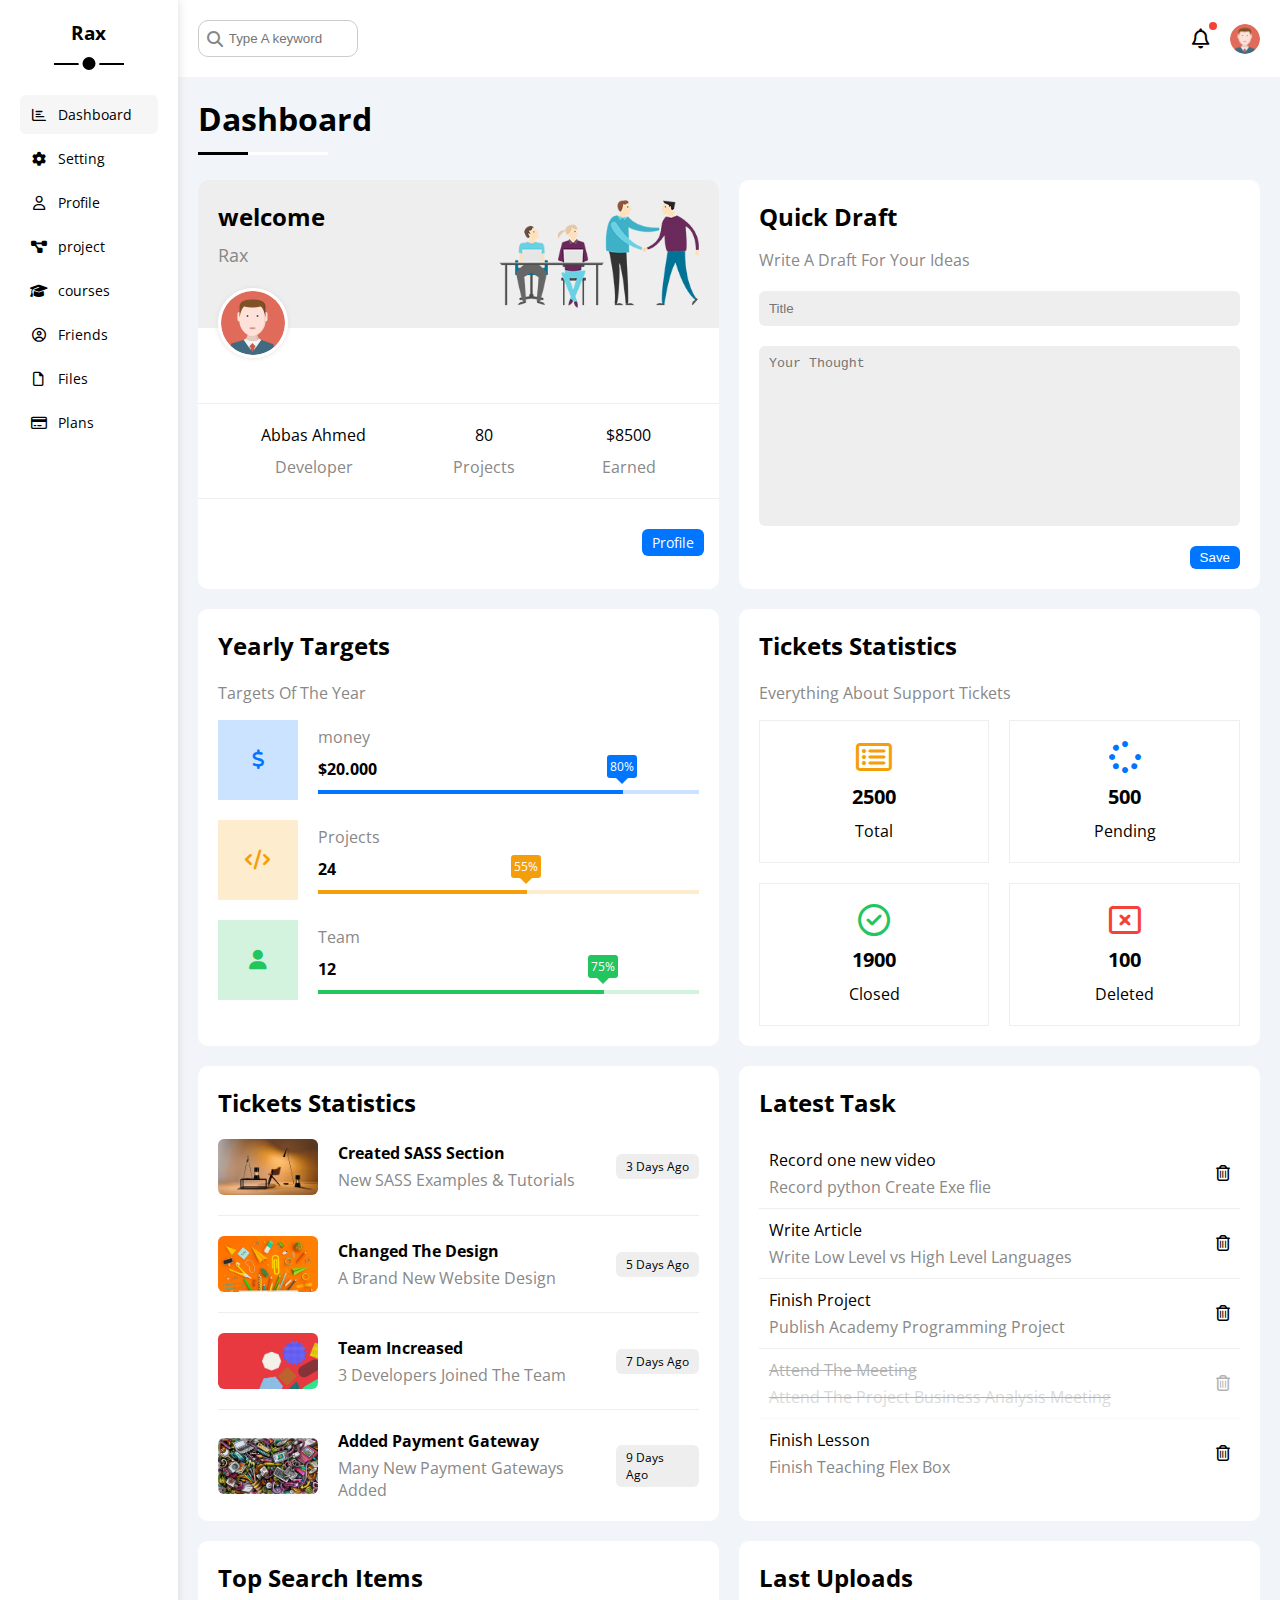
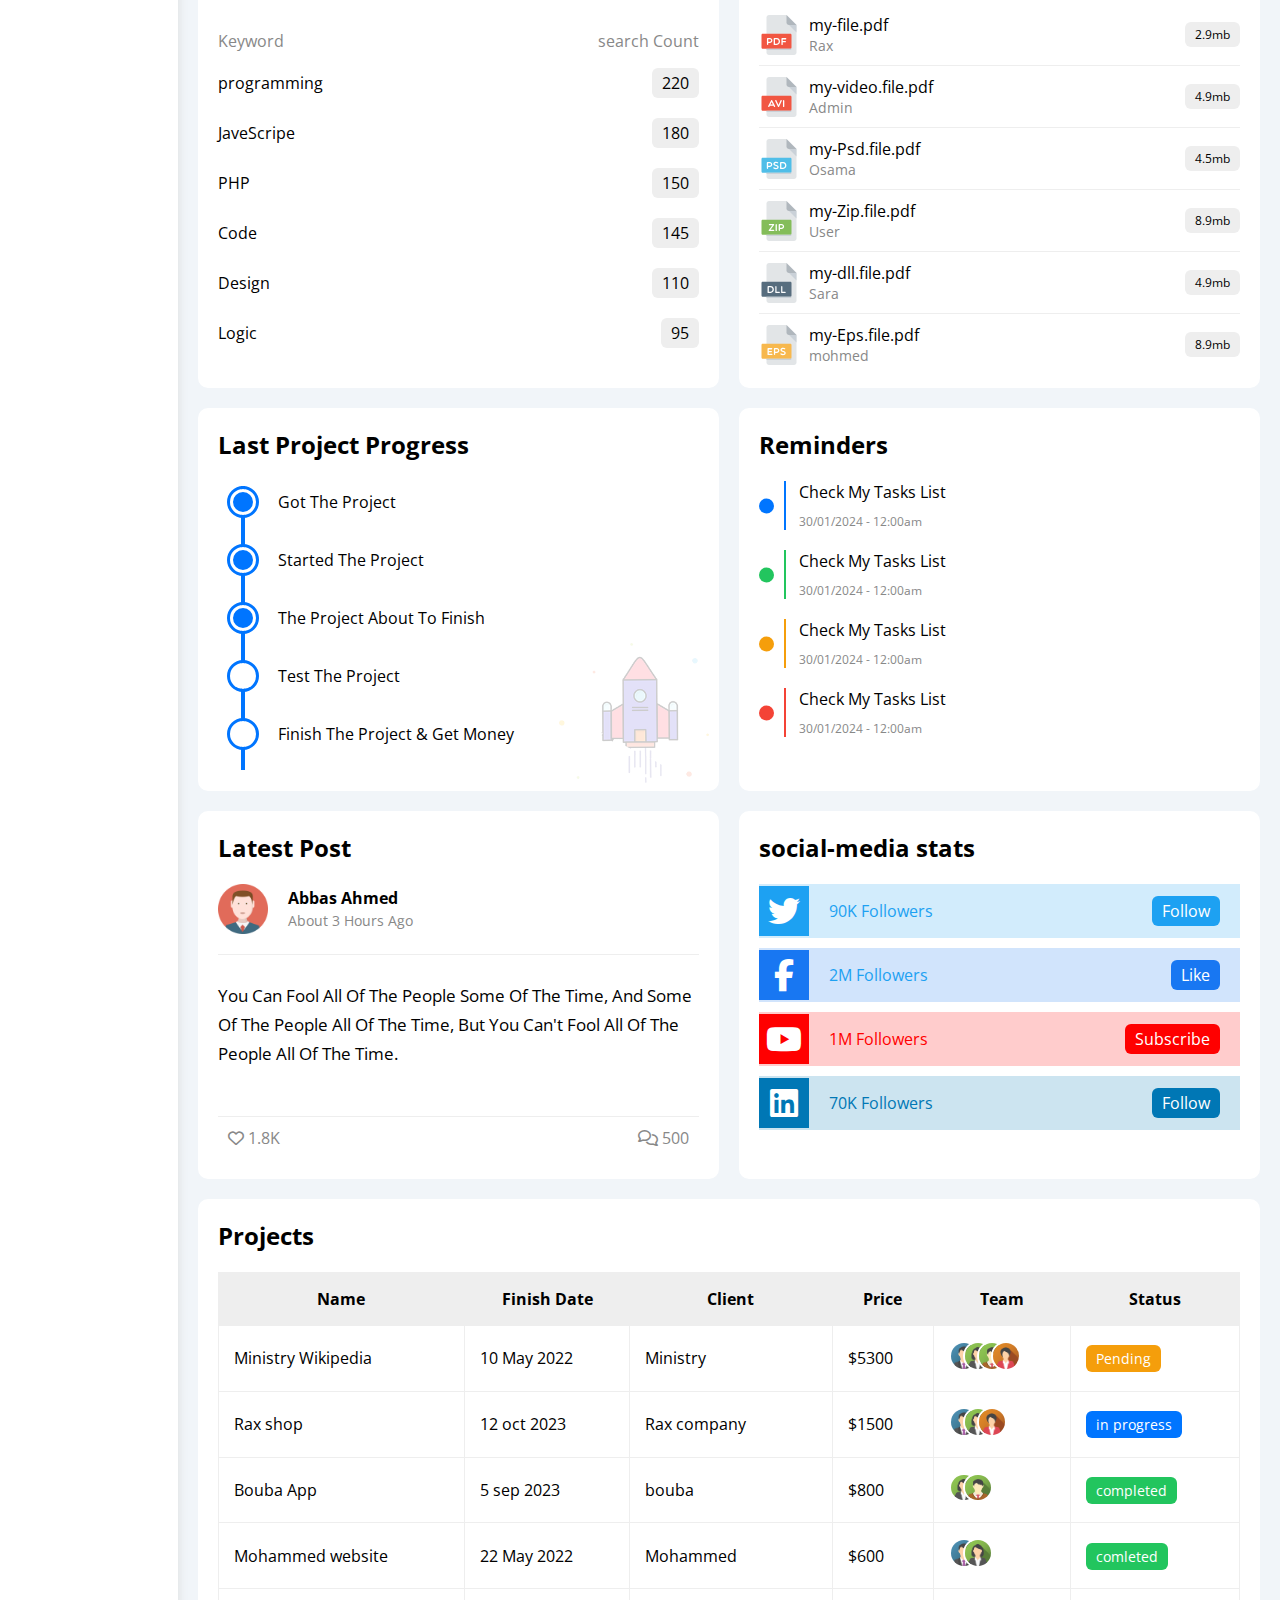
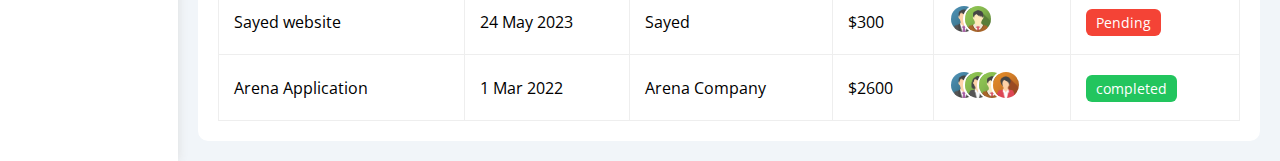
<file: index.html>
<!DOCTYPE html>
<html lang="en">
<head>
    <meta charset="UTF-8">
    <meta name="viewport" content="width=device-width, initial-scale=1.0">
    <title>Rex Dashboard</title>
    <link rel="stylesheet" href="css/all.min.css">
    <link rel="stylesheet" href="css/framework.css">
    <link rel="stylesheet" href="css/master.css">
    <link rel="preconnect" href="https://fonts.googleapis.com">
    <link rel="preconnect" href="https://fonts.gstatic.com" crossorigin>
    <link href="https://fonts.googleapis.com/css2?family=Open+Sans:ital,wght@0,300..800;1,300..800&display=swap" rel="stylesheet">
</head>
<body>
    <div class="page d-flex ">
        <div class="sidebar bg-white p-20 p-relative ">
            <h3 class="p-relative mt-0 txt-c">Rax</h3>
            <ul>
                <li>
                    <a class="active d-flex align-center fs-14 c-black rad-6 p-10" href="index.html">
                        <i class="fa-regular fa-chart-bar fa-fw"></i>
                        <span>Dashboard</span>
                    </a>
                </li>
                <li>
                    <a class="d-flex align-center fs-14 c-black rad-6 p-10" href="settings.html">
                        <i class="fa-solid fa-gear fa-fw"></i>
                        <span>Setting</span>
                    </a>
                </li>
                <li>
                    <a class="d-flex align-center fs-14 c-black rad-6 p-10" href="profile.html">
                        <i class="fa-regular fa-user fa-fw"></i>
                        <span>Profile</span>
                    </a>
                </li>
                <li>
                    <a class="d-flex align-center fs-14 c-black rad-6 p-10" href="projects.html">
                        <i class="fa-solid fa-diagram-project fa-fw"></i>
                        <span>project</span>
                    </a>
                </li>
                <li>
                    <a class="d-flex align-center fs-14 c-black rad-6 p-10" href="courses.html">
                        <i class="fa-solid fa-graduation-cap fa-fw"></i>
                        <span>courses</span>
                    </a>
                </li>
                <li>
                    <a class="d-flex align-center fs-14 c-black rad-6 p-10" href="friends.html">
                        <i class="fa-regular fa-circle-user fa-fw"></i>
                        <span>Friends</span>
                    </a>
                </li>
                <li>
                    <a class="d-flex align-center fs-14 c-black rad-6 p-10" href="files.html">
                        <i class="fa-regular fa-file fa-fw"></i>
                        <span>Files</span>
                    </a>
                </li>
                <li>
                    <a class="d-flex align-center fs-14 c-black rad-6 p-10" href="plans.html">
                        <i class="fa-regular fa-credit-card fa-fw"></i>
                        <span>Plans</span>
                    </a>
                </li>
            </ul>
        </div>
        <div class="content w-full">
            <!-- start top bar -->
            <div class="top-bar bg-white between-flex p-20">
                <div class="search p-relative">
                    <input  class="p-relative p-10 rad-10" type="search" name="search" placeholder="Type A keyword">
                </div>
                <div class="icons d-flex align-center">
                    <span class="notification p-relative">
                        <i class="fa-regular fa-bell fa-lg p-relative"></i>
                    </span>
                    <img class="rad-50" src="imgs/avatar.png" alt="avatar">
                </div>
            </div>
            <!-- end top bar -->
            <h1 class="p-relative">Dashboard</h1>
            <!-- start wrapper-->
            <div class="wrapper d-grid gap-20">
            <!-- start welcome widget-->
                <div class="welcome bg-white rad-10 txt-c-mobile">
                    <div class="title p-20 d-flex jc-between">
                        <div class="info">
                            <h2 class="m-0">welcome</h2>
                            <p>Rax</p>
                        </div>
                        <img class="none-mobile" src="imgs/welcome.png" alt="">
                    </div>
                    <div class="user p-relative">
                        <img class="rad-50" src="imgs/avatar.png" alt="">
                        <div class="info p-20 d-flex align-center txt-c">
                            <div>
                                <p>Abbas Ahmed</p>
                                <span>Developer</span>
                            </div>
                            <div>
                                <p>80</p>
                                <span>Projects</span>
                            </div>
                            <div>
                                <p>$8500</p>
                                <span>Earned</span>
                            </div>
                        </div>
                    </div>
                        <a class="profile d-block w-fit bg-blue c-white fs-14 btn-shape" href="profile.html">Profile</a>
                </div>
            <!-- end welcome widget -->
            <!-- start quick draft widget   -->
            <div class="quick-draft bg-white rad-10 p-20">
                <h2 class="mt-0 mb-10">Quick Draft</h2>
                <p class="c-grey">Write A Draft For Your Ideas</p>
                <form action="">
                    <input class="form d-block mt-20 mb-20 bg-eee p-10 b-none w-full rad-6" type="text" name="the-title" placeholder="Title">
                    <textarea class="form d-block mt-20 mb-20 bg-eee p-10 b-none w-full rad-6" name="the-Thought" placeholder="Your Thought"></textarea>
                    <input class="save b-none btn-shape" type="submit" value="Save">
                </form>

            </div>
            <!-- end quick draft widget   -->
            <!-- start Yearly Targets -->
            <div class="yearly-targets bg-white rad-10 p-20">
                <h2 class="mt-0">Yearly Targets</h2>
                <p class="c-grey">Targets Of The Year</p>
                <div class="box money d-flex align-center">
                    <div class="icon center-flex">
                        <i class="fa-solid fa-dollar-sign fa-lg c-blue"></i>
                    </div>
                    <div class="info">
                        <span class="c-grey d-block">money</span>
                        <span class="d-block fw-bold">$20.000</span>
                        <div class="progres p-relative">
                            <span class="bg-blue" style="width:80%">
                                <span>80%</span>
                            </span>
                        </div>
                    </div>
                </div>
                <div class="box projects d-flex align-center">
                    <div class="icon center-flex">
                        <i class="fa-solid fa-code fa-lg c-orange"></i>
                    </div>
                    <div class="info">
                        <span class="c-grey d-block ">Projects</span>
                        <span class="d-block fw-bold">24</span>
                        <div class="progres p-relative">
                            <span class="bg-orange" style="width:55%">
                                <span>55%</span>
                            </span>
                        </div>
                    </div>
                </div>
                <div class="box team d-flex align-center">
                    <div class="icon center-flex">
                        <i class="fa-solid fa-user fa-lg c-green"></i>
                    </div>
                    <div class="info">
                        <span class="c-grey d-block ">Team</span>
                        <span class="d-block fw-bold">12</span>
                        <div class="progres p-relative" >
                            <span class="bg-green" style="width:75%">
                                <span>75%</span>
                            </span>
                        </div>
                    </div>
                </div>
            </div>
            <!-- end Yearly Targets -->
            <!-- start Tickets statistics -->
            <div class="tickets bg-white rad-10 p-20">
                <h2 class="mt-0">Tickets Statistics</h2>
                <p class="c-grey">Everything About Support Tickets</p>
                <div class="boxs">
                    <div class="box">
                        <i class="fa-regular fa-rectangle-list fa-2x mb-10 c-orange"></i>
                        <p>2500</p>
                        <p>Total</p>
                    </div>
                    <div class="box">
                        <i class="fa-solid fa-spinner fa-2x mb-10 c-blue"></i>
                        <p>500</p>
                        <p>Pending</p>
                    </div>
                    <div class="box">
                        <i class="fa-regular fa-circle-check fa-2x mb-10 c-green"></i>
                        <p>1900</p>
                        <p>Closed</p>
                    </div>
                    <div class="box">
                        <i class="fa-regular fa-rectangle-xmark fa-2x mb-10 c-red"></i>
                        <p>100</p>
                        <p>Deleted</p>
                    </div>
                </div>
            </div>
            <!-- end Tickets statistics -->
            <!-- start latest news -->
            <div class="news p-20 bg-white rad-10">
                <h2 class="mt-0">Tickets Statistics</h2>
                <div class="col d-flex align-center">
                    <img class="rad-6" src="imgs/news-01.png" alt="">
                    <div class="info">
                        <p class="fw-bold m-0 mb-5">Created SASS Section</p>
                        <p class="c-grey m-0">New SASS Examples & Tutorials</p>
                    </div>
                    <span class="btn-shape bg-eee fs-12">3 Days Ago</span>
                </div>
                <div class="col d-flex align-center">
                    <img class="rad-6" src="imgs/news-02.png" alt="">
                    <div class="info">
                        <p class="fw-bold m-0 mb-5">Changed The Design</p>
                        <p class="c-grey m-0">A Brand New Website Design</p>
                    </div>
                    <span class="btn-shape bg-eee fs-12">5 Days Ago</span>
                </div>
                <div class="col d-flex align-center">
                    <img class="rad-6" src="imgs/news-03.png" alt="">
                    <div class="info">
                        <p class="fw-bold m-0 mb-5">Team Increased</p>
                        <p class="c-grey m-0">3 Developers Joined The Team</p>
                    </div>
                    <span class="btn-shape bg-eee fs-12">7 Days Ago</span>
                </div>
                <div class="col d-flex align-center">
                    <img class="rad-6" src="imgs/news-04.png" alt="">
                    <div class="info">
                        <p class="fw-bold m-0 mb-5">Added Payment Gateway</p>
                        <p class="c-grey m-0">Many New Payment Gateways Added</p>
                    </div>
                    <span class="btn-shape bg-eee fs-12">9 Days Ago</span>
                </div>

            </div>
            <!-- end latest news -->
            <!-- start latest task -->
            <div class="tasks p-20 bg-white rad-10">
                <h2 class="mt-0">Latest Task</h2>
                <div class="row between-flex p-10">
                    <div class="info">
                        <p class="m-0">Record one new video</p>
                        <p class="m-0 c-grey mt-5">Record python Create Exe flie</p>
                    </div>
                    <i class="fa-regular fa-trash-can delete"></i>
                </div>
                <div class="row between-flex p-10">
                    <div class="info">
                        <p class="m-0">Write Article</p>
                        <p class="m-0 c-grey mt-5">Write Low Level vs High Level Languages</p>
                    </div>
                    <i class="fa-regular fa-trash-can delete"></i>
                </div>
                <div class="row between-flex p-10">
                    <div class="info">
                        <p class="m-0">Finish Project</p>
                        <p class="m-0 c-grey mt-5">Publish Academy Programming Project</p>
                    </div>
                    <i class="fa-regular fa-trash-can delete"></i>
                </div>
                <div class="row between-flex p-10 done">
                    <div class="info">
                        <p class="m-0">Attend The Meeting</p>
                        <p class="m-0 c-grey mt-5">Attend The Project Business Analysis Meeting</p>
                    </div>
                    <i class="fa-regular fa-trash-can delete"></i>
                </div>
                <div class="row between-flex p-10">
                    <div class="info">
                        <p class="m-0">Finish Lesson</p>
                        <p class="m-0 c-grey mt-5">Finish Teaching Flex Box</p>
                    </div>
                    <i class="fa-regular fa-trash-can delete"></i>
                </div>
            </div>
            <!-- end latest task -->
            <!-- start top search -->
            <div class="top-search p-20 bg-white rad-10">
                <h2 class="mt-0">Top Search Items</h2>
                <div class="title between-flex">
                    <p class="c-grey">Keyword</p>
                    <p class="c-grey">search Count</p>
                </div>
                <div class="counter">
                    <div class="between-flex pb-20">
                        <p class="m-0">programming</p>
                        <p class="btn-shape bg-eee m-0">220</p>
                    </div>
                    <div class="between-flex pb-20">
                        <p class="m-0">JaveScripe</p>
                        <p class="btn-shape bg-eee m-0">180</p>
                    </div>
                    <div class="between-flex pb-20">
                        <p class="m-0">PHP</p>
                        <p class="btn-shape bg-eee m-0">150</p>
                    </div>
                    <div class="between-flex pb-20">
                        <p class="m-0">Code</p>
                        <p class="btn-shape bg-eee m-0">145</p>
                    </div>
                    <div class="between-flex pb-20">
                        <p class="m-0">Design</p>
                        <p class="btn-shape bg-eee m-0">110</p>
                    </div>
                    <div class="between-flex pb-20">
                        <p class="m-0">Logic</p>
                        <p class="btn-shape bg-eee m-0">95</p>
                    </div>
                </div>

            </div>
            <!-- end top search -->
            <!-- start last Uploads -->
            <div class="last-uploads p-20 bg-white rad-10">
                <h2 class="mt-0">Last Uploads</h2>
                <div class="file d-flex align-center">
                    <img src="imgs/pdf.svg" alt="">
                    <div class="info">
                        <p class="m-0 m-0">my-file.pdf</p>
                        <p class="c-grey m-0 fs-14">Rax</p>
                    </div>
                    <span class="btn-shape bg-eee fs-12">2.9mb</span>
                </div>
                <div class="file d-flex align-center">
                    <img src="imgs/avi.svg" alt="">
                    <div class="info">
                        <p class="m-0 m-0">my-video.file.pdf</p>
                        <p class="c-grey m-0 fs-14">Admin</p>
                    </div>
                    <span class="btn-shape bg-eee fs-12">4.9mb</span>
                </div>
                <div class="file d-flex align-center">
                    <img src="imgs/psd.svg" alt="">
                    <div class="info">
                        <p class="m-0 m-0">my-Psd.file.pdf</p>
                        <p class="c-grey m-0 fs-14">Osama</p>
                    </div>
                    <span class="btn-shape bg-eee fs-12">4.5mb</span>
                </div>
                <div class="file d-flex align-center">
                    <img src="imgs/zip.svg" alt="">
                    <div class="info">
                        <p class="m-0 m-0">my-Zip.file.pdf</p>
                        <p class="c-grey m-0 fs-14">User</p>
                    </div>
                    <span class="btn-shape bg-eee fs-12">8.9mb</span>
                </div>
                <div class="file d-flex align-center">
                    <img src="imgs/dll.svg" alt="">
                    <div class="info">
                        <p class="m-0 m-0">my-dll.file.pdf</p>
                        <p class="c-grey m-0 fs-14">Sara</p>
                    </div>
                    <span class="btn-shape bg-eee fs-12">4.9mb</span>
                </div>
                <div class="file d-flex align-center">
                    <img src="imgs/eps.svg" alt="">
                    <div class="info">
                        <p class="m-0 m-0">my-Eps.file.pdf</p>
                        <p class="c-grey m-0 fs-14">mohmed</p>
                    </div>
                    <span class="btn-shape bg-eee fs-12">8.9mb</span>
                </div>
            </div>
            <!-- end last Uploads -->
            <!-- start project -->
            <div class="project-prog p-relative p-20 bg-white rad-10">
                <h2 class="mt-0">Last Project Progress</h2>
                <div class="proj-tasks p-relative pl-20 ml-20">
                    <p class="task p-relative p-10 done pl-20">Got The Project</p>
                    <p class="task p-relative p-10 done pl-20">Started The Project</p>
                    <p class="task p-relative p-10 done pl-20">The Project About To Finish</p>
                    <p class="task p-relative p-10 doing pl-20">Test The Project</p>
                    <p class="task p-relative p-10 pl-20">Finish The Project & Get Money</p>
                </div>
                <img class="none-mobile" src="imgs/project.png" alt="">
            </div>
            <!-- end project -->
            <!-- start reminders -->
            <div class="reminders p-20 bg-white rad-10">
                <h2 class="mt-0">Reminders</h2>
                 <div class="row pl-40 blue p-relative">
                    <p class="m-0 mb-10">Check My Tasks List</p>
                    <p class="m-0 c-grey fs-12">30/01/2024 - 12:00am</p>
                 </div>
                 <div class="row pl-40 green p-relative">
                    <p class="m-0 mb-10">Check My Tasks List</p>
                    <p class="m-0 c-grey fs-12">30/01/2024 - 12:00am</p>
                 </div>
                 <div class="row pl-40 orange p-relative">
                    <p class="m-0 mb-10">Check My Tasks List</p>
                    <p class="m-0 c-grey fs-12">30/01/2024 - 12:00am</p>
                 </div>
                 <div class="row pl-40 red p-relative">
                    <p class="m-0 mb-10">Check My Tasks List</p>
                    <p class="m-0 c-grey fs-12">30/01/2024 - 12:00am</p>
                 </div>
            </div>
            <!-- end reminders -->
            <!-- start lastest post  -->
            <div class="last-post p-20 bg-white rad-10">
                <h2 class="mt-0">Latest Post</h2>
                <div class="user-state d-flex align-center">
                    <img src="imgs/avatar.png" alt="">
                    <div class="info">
                        <p class="fw-bold m-0">Abbas Ahmed</p>
                        <span class="c-grey fs-14">About 3 Hours Ago</span>
                    </div>
                </div>
                <div class="post-contant">
                    <p class="pb-20 txt-c-mobile">You Can Fool All Of The People Some Of The Time, And Some Of The People All Of The Time, But You Can't Fool All Of The People All Of The Time.</p>
                </div>
                <div class="react between-flex c-grey p-10">
                    <div class="like">
                        <i class="fa-regular fa-heart"></i>
                        <span>1.8K</span>
                    </div>
                    <div class="comints">
                        <i class="fa-regular fa-comments"></i>
                        <span>500</span>
                    </div>
                </div>
            </div>
            <!-- end lastest post  -->
            <!-- start social media -->
            <div class="social-media p-20 bg-white rad-10">
                <h2 class="mt-0">social-media stats</h2>
                <div class="row d-flex align-center mb-10 twitter">
                    <i class="fa-brands fa-twitter fa-2x c-white h-full center-flex"></i>
                    <p class="">90K Followers</p>
                    <span class="btn-shape c-white">Follow</span>
                </div>
                <div class="row d-flex align-center mb-10 facebook">
                    <i class="fa-brands fa-facebook-f fa-2x c-white h-full center-flex"></i>
                    <p class="">2M Followers</p>
                    <span class="btn-shape c-white">Like</span>
                </div>
                <div class="row d-flex align-center mb-10 youtube">
                    <i class="fa-brands fa-youtube fa-2x c-white h-full center-flex"></i>
                    <p class="">1M Followers</p>
                    <span class="btn-shape c-white">Subscribe</span>
                </div>
                <div class="row d-flex align-center mb-10 linkedin">
                    <i class="fa-brands fa-linkedin fa-2x c-white h-full center-flex"></i>
                    <p class="">70K Followers</p>
                    <span class="btn-shape c-white">Follow</span>
                </div>

            </div>
            <!-- end social media -->
            <!-- start projects -->
            <!-- end projects -->
            </div>
            <!-- end wrapper -->
            <div class="table-projects p-20 bg-white rad-10">
                <h2 class="mt-0">Projects</h2>
                <table>
                    <tr>
                        <th>Name</th>
                        <th>Finish Date</th>
                        <th>Client</th>
                        <th>Price</th>
                        <th>Team</th>
                        <th>Status</th>
                    </tr>
                    <tr class="">
                        <td>Ministry Wikipedia</td>
                        <td>10 May 2022</td>
                        <td>Ministry</td>
                        <td>$5300</td>
                        <td>
                            <img src="imgs/team-01.png" alt="">
                            <img src="imgs/team-02.png" alt="">
                            <img src="imgs/team-03.png" alt="">
                            <img src="imgs/team-04.png" alt="">
                        </td>
                        <td><span class="btn-shape bg-orange c-white fs-14">Pending</span></td>
                    </tr>
                    <tr>
                        <td>Rax shop</td>
                        <td>12 oct 2023</td>
                        <td>Rax company</td>
                        <td>$1500</td>
                        <td>
                            <img src="imgs/team-01.png" alt="">
                            <img src="imgs/team-02.png" alt="">
                            <img src="imgs/team-04.png" alt="">
                        </td>
                        <td><span class="btn-shape bg-blue c-white fs-14">in progress</span></td>
                    </tr>
                    <tr>
                        <td>Bouba App</td>
                        <td>5 sep 2023</td>
                        <td>bouba</td>
                        <td>$800</td>
                        <td>
                            <img src="imgs/team-02.png" alt="">
                            <img src="imgs/team-03.png" alt="">
                        </td>
                        <td><span class="btn-shape bg-green c-white fs-14">completed</span></td>
                    </tr>
                    <tr>
                        <td>Mohammed website</td>
                        <td>22 May 2022</td>
                        <td>Mohammed</td>
                        <td>$600</td>
                        <td>
                            <img src="imgs/team-01.png" alt="">
                            <img src="imgs/team-02.png" alt="">
                        </td>
                        <td><span class="btn-shape bg-green c-white fs-14">comleted</span></td>
                    </tr>
                    <tr>
                        <td>Sayed website</td>
                        <td>24 May 2023</td>
                        <td>Sayed</td>
                        <td>$300</td>
                        <td>
                            <img src="imgs/team-01.png" alt="">
                            <img src="imgs/team-03.png" alt="">
                        </td>
                        <td><span class="btn-shape bg-red c-white fs-14">Pending</span></td>
                    </tr>
                    <tr>
                        <td>Arena Application</td>
                        <td>1 Mar 2022</td>
                        <td>Arena Company</td>
                        <td>$2600</td>
                        <td>
                            <img src="imgs/team-01.png" alt="">
                            <img src="imgs/team-02.png" alt="">
                            <img src="imgs/team-03.png" alt="">
                            <img src="imgs/team-04.png" alt="">
                        </td>
                        <td><span class="btn-shape bg-green c-white fs-14">completed</span></td>
                    </tr>
                </table>

            </div>
        </div>
    </div>

</body>
</html>
</file>
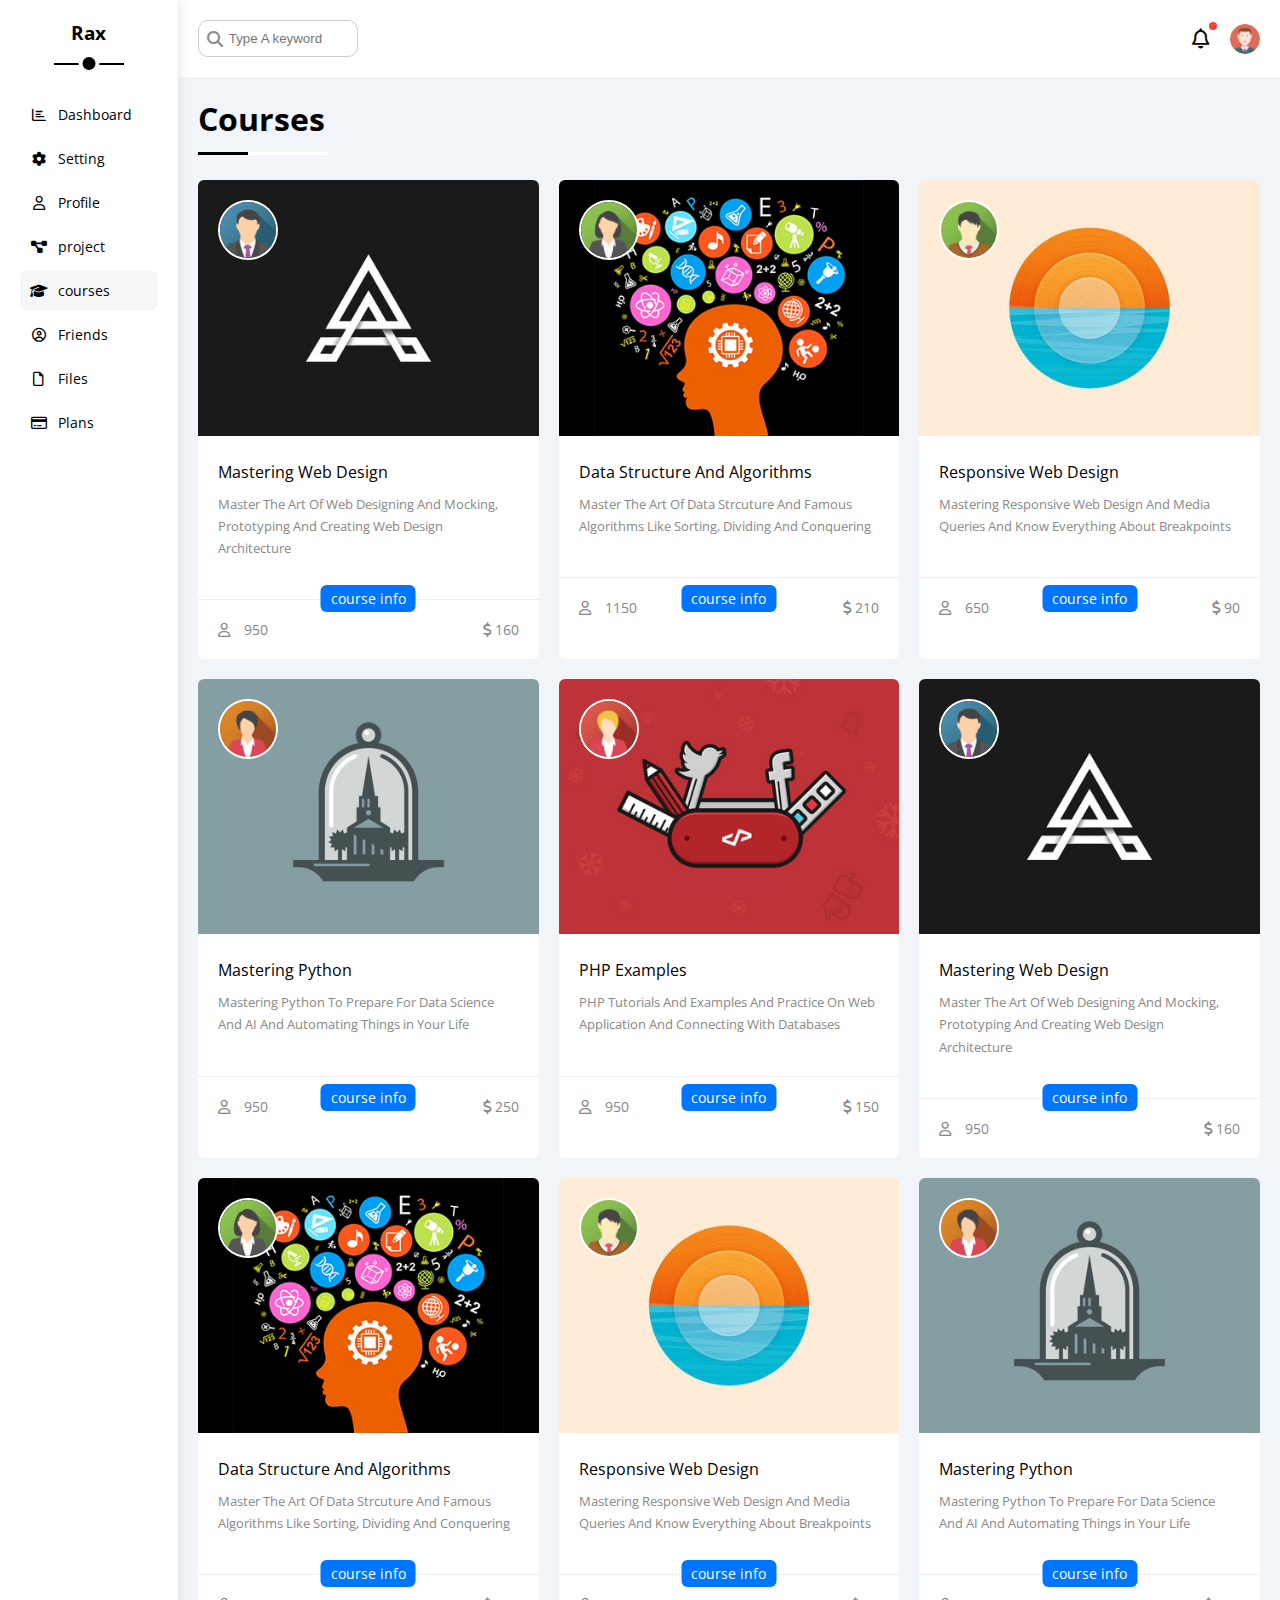
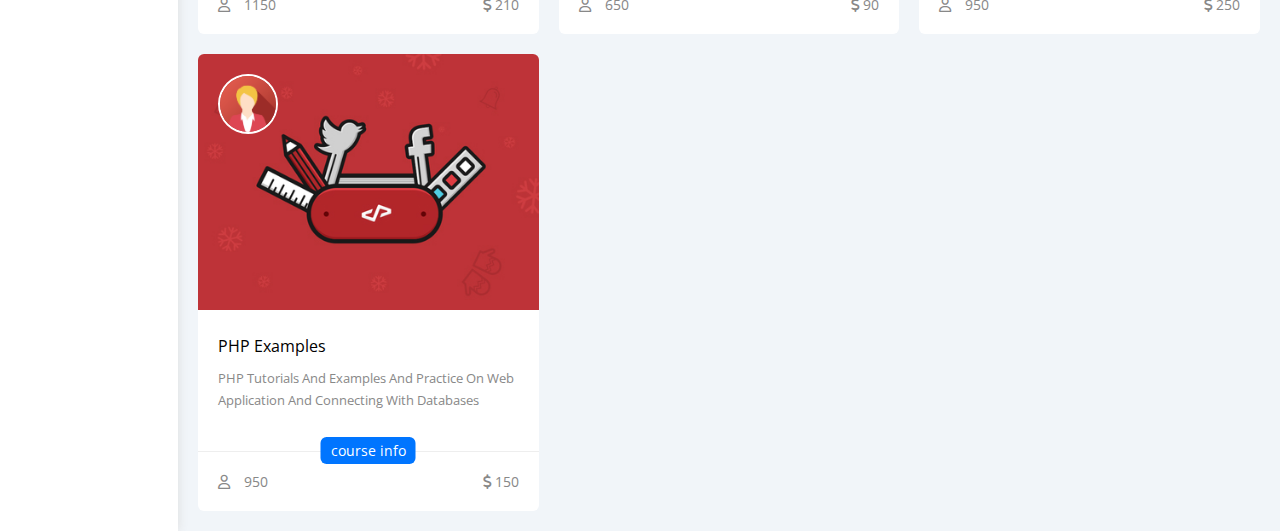
<file: courses.html>
<!DOCTYPE html>
<html lang="en">
<head>
    <meta charset="UTF-8">
    <meta name="viewport" content="width=device-width, initial-scale=1.0">
    <title>Courses</title>
    <link rel="stylesheet" href="css/all.min.css">
    <link rel="stylesheet" href="css/framework.css">
    <link rel="stylesheet" href="css/master.css">
    <link rel="preconnect" href="https://fonts.googleapis.com">
    <link rel="preconnect" href="https://fonts.gstatic.com" crossorigin>
    <link href="https://fonts.googleapis.com/css2?family=Open+Sans:ital,wght@0,300..800;1,300..800&display=swap" rel="stylesheet">
</head>
<body>
    <div class="page d-flex ">
        <div class="sidebar bg-white p-20 p-relative ">
            <h3 class="p-relative mt-0 txt-c">Rax</h3>
            <ul>
                <li>
                    <a class="d-flex align-center fs-14 c-black rad-6 p-10" href="index.html">
                        <i class="fa-regular fa-chart-bar fa-fw"></i>
                        <span>Dashboard</span>
                    </a>
                </li>
                <li>
                    <a class=" d-flex align-center fs-14 c-black rad-6 p-10" href="settings.html">
                        <i class="fa-solid fa-gear fa-fw"></i>
                        <span>Setting</span>
                    </a>
                </li>
                <li>
                    <a class=" d-flex align-center fs-14 c-black rad-6 p-10" href="profile.html">
                        <i class="fa-regular fa-user fa-fw"></i>
                        <span>Profile</span>
                    </a>
                </li>
                <li>
                    <a class=" d-flex align-center fs-14 c-black rad-6 p-10" href="projects.html">
                        <i class="fa-solid fa-diagram-project fa-fw"></i>
                        <span>project</span>
                    </a>
                </li>
                <li>
                    <a class="active d-flex align-center fs-14 c-black rad-6 p-10" href="courses.html">
                        <i class="fa-solid fa-graduation-cap fa-fw"></i>
                        <span>courses</span>
                    </a>
                </li>
                <li>
                    <a class="d-flex align-center fs-14 c-black rad-6 p-10" href="friends.html">
                        <i class="fa-regular fa-circle-user fa-fw"></i>
                        <span>Friends</span>
                    </a>
                </li>
                <li>
                    <a class="d-flex align-center fs-14 c-black rad-6 p-10" href="files.html">
                        <i class="fa-regular fa-file fa-fw"></i>
                        <span>Files</span>
                    </a>
                </li>
                <li>
                    <a class="d-flex align-center fs-14 c-black rad-6 p-10" href="plans.html">
                        <i class="fa-regular fa-credit-card fa-fw"></i>
                        <span>Plans</span>
                    </a>
                </li>
            </ul>
        </div>
        <div class="content w-full">
            <!-- start top bar -->
            <div class="top-bar bg-white between-flex p-20">
                <div class="search p-relative">
                    <input  class="p-relative p-10 rad-10" type="search" name="search" placeholder="Type A keyword">
                </div>
                <div class="icons d-flex align-center">
                    <span class="notification p-relative">
                        <i class="fa-regular fa-bell fa-lg p-relative"></i>
                    </span>
                    <img class="rad-50" src="imgs/avatar.png" alt="avatar">
                </div>
            </div>
            <!-- end top bar -->
            <h1 class="p-relative">Courses</h1>
            <div class="courses-page m-20">
                <div class="course bg-white rad-6 p-relative">
                    <div class="cover p-relative">
                        <img class="background" src="imgs/course-01.jpg" alt="">
                        <img class="user" src="imgs/team-01.png" alt="">
                    </div>
                    <div class="info p-20">
                        <p class="m-0">Mastering Web Design</p>
                        <p class="m-0 mt-10 c-grey fs-14">Master The Art Of Web Designing And Mocking, Prototyping And Creating Web Design Architecture</p>
                    </div>
                    <span class="btn-shape bg-blue c-white ">course info</span>
                    <div class="course-footer fs-14 c-grey">
                        <span>
                            <i class="fa-regular fa-user mr-10"></i>
                            950
                        </span>
                        <span>
                            <i class="fa-solid fa-dollar-sign"></i>
                            160
                        </span>
                    </div>
                </div> 
                <div class="course bg-white rad-6 p-relative">
                    <div class="cover p-relative">
                        <img class="background" src="imgs/course-02.jpg" alt="">
                        <img class="user" src="imgs/team-02.png" alt="">
                    </div>
                    <div class="info p-20">
                        <p class="m-0">Data Structure And Algorithms</p>
                        <p class="m-0 mt-10 c-grey fs-14">Master The Art Of Data Strcuture And Famous Algorithms Like Sorting, Dividing And Conquering</p>
                    </div>
                    <span class="btn-shape bg-blue c-white ">course info</span>
                    <div class="course-footer fs-14 c-grey">
                        <span>
                            <i class="fa-regular fa-user mr-10"></i>
                            1150
                        </span>
                        <span>
                            <i class="fa-solid fa-dollar-sign"></i>
                            210
                        </span>
                    </div>
                </div> 
                <div class="course bg-white rad-6 p-relative">
                    <div class="cover p-relative">
                        <img class="background" src="imgs/course-03.jpg" alt="">
                        <img class="user" src="imgs/team-03.png" alt="">
                    </div>
                    <div class="info p-20">
                        <p class="m-0">Responsive Web Design</p>
                        <p class="m-0 mt-10 c-grey fs-14">Mastering Responsive Web Design And Media Queries And Know Everything About Breakpoints</p>
                    </div>
                    <span class="btn-shape bg-blue c-white ">course info</span>
                    <div class="course-footer fs-14 c-grey">
                        <span>
                            <i class="fa-regular fa-user mr-10"></i>
                            650
                        </span>
                        <span>
                            <i class="fa-solid fa-dollar-sign"></i>
                            90
                        </span>
                    </div>
                </div> 
                <div class="course bg-white rad-6 p-relative">
                    <div class="cover p-relative">
                        <img class="background" src="imgs/course-04.jpg" alt="">
                        <img class="user" src="imgs/team-04.png" alt="">
                    </div>
                    <div class="info p-20">
                        <p class="m-0">Mastering Python</p>
                        <p class="m-0 mt-10 c-grey fs-14">Mastering Python To Prepare For Data Science And AI And Automating Things in Your Life</p>
                    </div>
                    <span class="btn-shape bg-blue c-white ">course info</span>
                    <div class="course-footer fs-14 c-grey">
                        <span>
                            <i class="fa-regular fa-user mr-10"></i>
                            950
                        </span>
                        <span>
                            <i class="fa-solid fa-dollar-sign"></i>
                            250
                        </span>
                    </div>
                </div> 
                <div class="course bg-white rad-6 p-relative">
                    <div class="cover p-relative">
                        <img class="background" src="imgs/course-05.jpg" alt="">
                        <img class="user" src="imgs/team-05.png" alt="">
                    </div>
                    <div class="info p-20">
                        <p class="m-0">PHP Examples</p>
                        <p class="m-0 mt-10 c-grey fs-14">PHP Tutorials And Examples And Practice On Web Application And Connecting With Databases</p>
                    </div>
                    <span class="btn-shape bg-blue c-white ">course info</span>
                    <div class="course-footer fs-14 c-grey">
                        <span>
                            <i class="fa-regular fa-user mr-10"></i>
                            950
                        </span>
                        <span>
                            <i class="fa-solid fa-dollar-sign"></i>
                            150
                        </span>
                    </div>
                </div> 
                <div class="course bg-white rad-6 p-relative">
                    <div class="cover p-relative">
                        <img class="background" src="imgs/course-01.jpg" alt="">
                        <img class="user" src="imgs/team-01.png" alt="">
                    </div>
                    <div class="info p-20">
                        <p class="m-0">Mastering Web Design</p>
                        <p class="m-0 mt-10 c-grey fs-14">Master The Art Of Web Designing And Mocking, Prototyping And Creating Web Design Architecture</p>
                    </div>
                    <span class="btn-shape bg-blue c-white ">course info</span>
                    <div class="course-footer fs-14 c-grey">
                        <span>
                            <i class="fa-regular fa-user mr-10"></i>
                            950
                        </span>
                        <span>
                            <i class="fa-solid fa-dollar-sign"></i>
                            160
                        </span>
                    </div>
                </div> 
                <div class="course bg-white rad-6 p-relative">
                    <div class="cover p-relative">
                        <img class="background" src="imgs/course-02.jpg" alt="">
                        <img class="user" src="imgs/team-02.png" alt="">
                    </div>
                    <div class="info p-20">
                        <p class="m-0">Data Structure And Algorithms</p>
                        <p class="m-0 mt-10 c-grey fs-14">Master The Art Of Data Strcuture And Famous Algorithms Like Sorting, Dividing And Conquering</p>
                    </div>
                    <span class="btn-shape bg-blue c-white ">course info</span>
                    <div class="course-footer fs-14 c-grey">
                        <span>
                            <i class="fa-regular fa-user mr-10"></i>
                            1150
                        </span>
                        <span>
                            <i class="fa-solid fa-dollar-sign"></i>
                            210
                        </span>
                    </div>
                </div> 
                <div class="course bg-white rad-6 p-relative">
                    <div class="cover p-relative">
                        <img class="background" src="imgs/course-03.jpg" alt="">
                        <img class="user" src="imgs/team-03.png" alt="">
                    </div>
                    <div class="info p-20">
                        <p class="m-0">Responsive Web Design</p>
                        <p class="m-0 mt-10 c-grey fs-14">Mastering Responsive Web Design And Media Queries And Know Everything About Breakpoints</p>
                    </div>
                    <span class="btn-shape bg-blue c-white ">course info</span>
                    <div class="course-footer fs-14 c-grey">
                        <span>
                            <i class="fa-regular fa-user mr-10"></i>
                            650
                        </span>
                        <span>
                            <i class="fa-solid fa-dollar-sign"></i>
                            90
                        </span>
                    </div>
                </div> 
                <div class="course bg-white rad-6 p-relative">
                    <div class="cover p-relative">
                        <img class="background" src="imgs/course-04.jpg" alt="">
                        <img class="user" src="imgs/team-04.png" alt="">
                    </div>
                    <div class="info p-20">
                        <p class="m-0">Mastering Python</p>
                        <p class="m-0 mt-10 c-grey fs-14">Mastering Python To Prepare For Data Science And AI And Automating Things in Your Life</p>
                    </div>
                    <span class="btn-shape bg-blue c-white ">course info</span>
                    <div class="course-footer fs-14 c-grey">
                        <span>
                            <i class="fa-regular fa-user mr-10"></i>
                            950
                        </span>
                        <span>
                            <i class="fa-solid fa-dollar-sign"></i>
                            250
                        </span>
                    </div>
                </div> 
                <div class="course bg-white rad-6 p-relative">
                    <div class="cover p-relative">
                        <img class="background" src="imgs/course-05.jpg" alt="">
                        <img class="user" src="imgs/team-05.png" alt="">
                    </div>
                    <div class="info p-20">
                        <p class="m-0">PHP Examples</p>
                        <p class="m-0 mt-10 c-grey fs-14">PHP Tutorials And Examples And Practice On Web Application And Connecting With Databases</p>
                    </div>
                    <span class="btn-shape bg-blue c-white ">course info</span>
                    <div class="course-footer fs-14 c-grey">
                        <span>
                            <i class="fa-regular fa-user mr-10"></i>
                            950
                        </span>
                        <span>
                            <i class="fa-solid fa-dollar-sign"></i>
                            150
                        </span>
                    </div>
                </div> 
            </div>
        </div>
    </div>
</body>
</html>
</file>
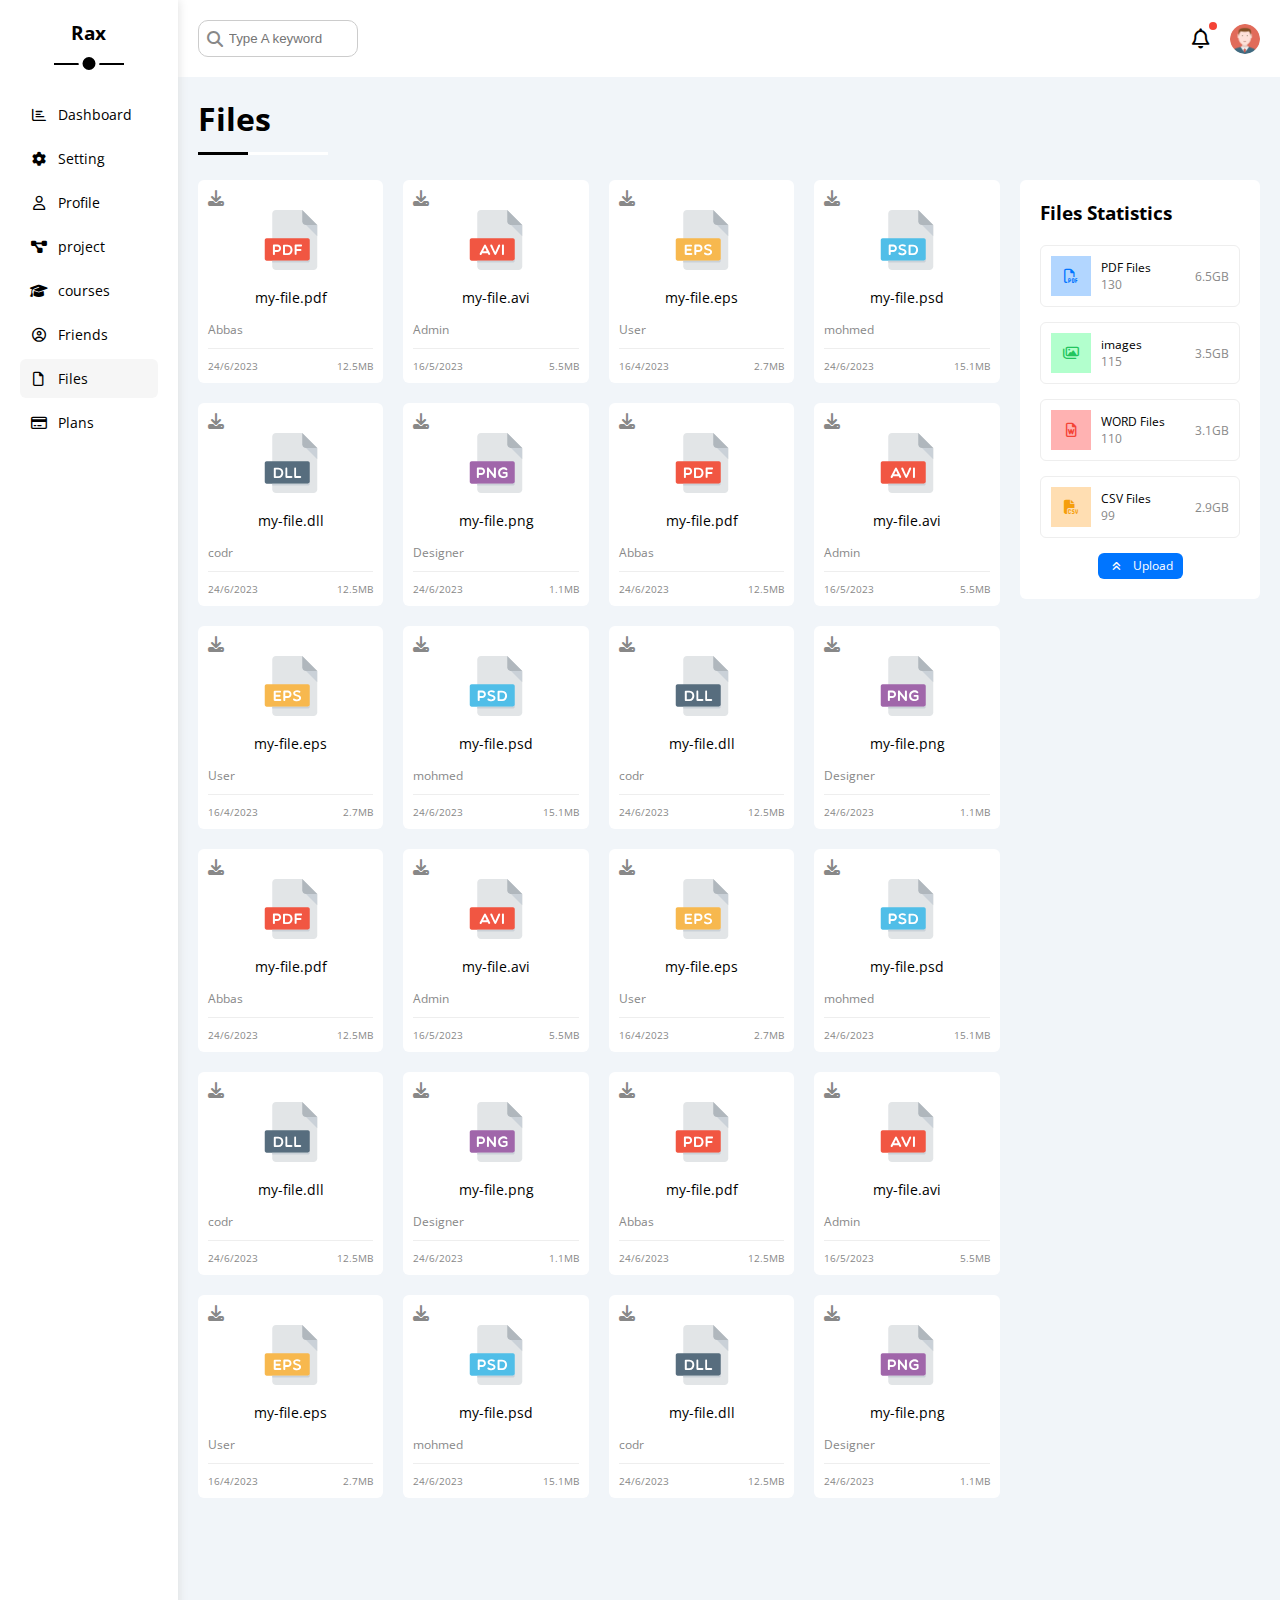
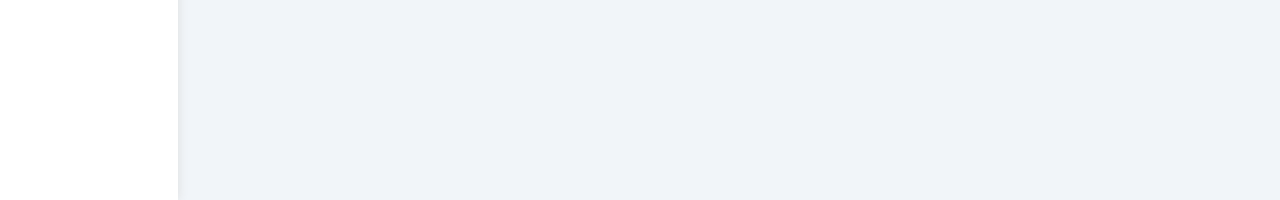
<file: files.html>
<!DOCTYPE html>
<html lang="en">
<head>
    <meta charset="UTF-8">
    <meta name="viewport" content="width=device-width, initial-scale=1.0">
    <title>Files</title>
    <link rel="stylesheet" href="css/all.min.css">
    <link rel="stylesheet" href="css/framework.css">
    <link rel="stylesheet" href="css/master.css">
    <link rel="preconnect" href="https://fonts.googleapis.com">
    <link rel="preconnect" href="https://fonts.gstatic.com" crossorigin>
    <link href="https://fonts.googleapis.com/css2?family=Open+Sans:ital,wght@0,300..800;1,300..800&display=swap" rel="stylesheet">
</head>
<body>
    <div class="page d-flex ">
        <div class="sidebar bg-white p-20 p-relative ">
            <h3 class="p-relative mt-0 txt-c">Rax</h3>
            <ul>
                <li>
                    <a class="d-flex align-center fs-14 c-black rad-6 p-10" href="index.html">
                        <i class="fa-regular fa-chart-bar fa-fw"></i>
                        <span>Dashboard</span>
                    </a>
                </li>
                <li>
                    <a class=" d-flex align-center fs-14 c-black rad-6 p-10" href="settings.html">
                        <i class="fa-solid fa-gear fa-fw"></i>
                        <span>Setting</span>
                    </a>
                </li>
                <li>
                    <a class=" d-flex align-center fs-14 c-black rad-6 p-10" href="profile.html">
                        <i class="fa-regular fa-user fa-fw"></i>
                        <span>Profile</span>
                    </a>
                </li>
                <li>
                    <a class=" d-flex align-center fs-14 c-black rad-6 p-10" href="projects.html">
                        <i class="fa-solid fa-diagram-project fa-fw"></i>
                        <span>project</span>
                    </a>
                </li>
                <li>
                    <a class="d-flex align-center fs-14 c-black rad-6 p-10" href="courses.html">
                        <i class="fa-solid fa-graduation-cap fa-fw"></i>
                        <span>courses</span>
                    </a>
                </li>
                <li>
                    <a class=" d-flex align-center fs-14 c-black rad-6 p-10" href="friends.html">
                        <i class="fa-regular fa-circle-user fa-fw"></i>
                        <span>Friends</span>
                    </a>
                </li>
                <li>
                    <a class="active d-flex align-center fs-14 c-black rad-6 p-10" href="files.html">
                        <i class="fa-regular fa-file fa-fw"></i>
                        <span>Files</span>
                    </a>
                </li>
                <li>
                    <a class="d-flex align-center fs-14 c-black rad-6 p-10" href="plans.html">
                        <i class="fa-regular fa-credit-card fa-fw"></i>
                        <span>Plans</span>
                    </a>
                </li>
            </ul>
        </div>
        <div class="content w-full">
            <!-- start top bar -->
            <div class="top-bar bg-white between-flex p-20">
                <div class="search p-relative">
                    <input  class="p-relative p-10 rad-10" type="search" name="search" placeholder="Type A keyword">
                </div>
                <div class="icons d-flex align-center">
                    <span class="notification p-relative">
                        <i class="fa-regular fa-bell fa-lg p-relative"></i>
                    </span>
                    <img class="rad-50" src="imgs/avatar.png" alt="avatar">
                </div>
            </div>
            <!-- end top bar -->
            <h1 class="p-relative">Files</h1>
            <div class="files-page m-20">
                <div class="files-content">
                    <div class="file p-10 bg-white rad-6 p-relative">
                        <i class="fa-solid fa-download c-grey"></i>
                        <div class="file-view txt-c">
                            <img src="imgs/pdf.svg" alt="">
                            <p class="fs-14">my-file.pdf</p>
                        </div>
                        <div class="c-grey fs-12">Abbas</div>
                        <div class="file-footer between-flex fs-12">
                            <p class="m-0">24/6/2023</p>
                            <p class="m-0">12.5MB</p>
                        </div>
                    </div>
                    <div class="file p-10 bg-white rad-6 p-relative">
                        <i class="fa-solid fa-download c-grey"></i>
                        <div class="file-view txt-c">
                            <img src="imgs/avi.svg" alt="">
                            <p class="fs-14">my-file.avi</p>
                        </div>
                        <div class="c-grey fs-12">Admin</div>
                        <div class="file-footer between-flex fs-12">
                            <p class="m-0">16/5/2023</p>
                            <p class="m-0">5.5MB</p>
                        </div>
                    </div>
                    <div class="file p-10 bg-white rad-6 p-relative">
                        <i class="fa-solid fa-download c-grey"></i>
                        <div class="file-view txt-c">
                            <img src="imgs/eps.svg" alt="">
                            <p class="fs-14">my-file.eps</p>
                        </div>
                        <div class="c-grey fs-12">User</div>
                        <div class="file-footer between-flex fs-12">
                            <p class="m-0">16/4/2023</p>
                            <p class="m-0">2.7MB</p>
                        </div>
                    </div>
                    <div class="file p-10 bg-white rad-6 p-relative">
                        <i class="fa-solid fa-download c-grey"></i>
                        <div class="file-view txt-c">
                            <img src="imgs/psd.svg" alt="">
                            <p class="fs-14">my-file.psd</p>
                        </div>
                        <div class="c-grey fs-12">mohmed</div>
                        <div class="file-footer between-flex fs-12">
                            <p class="m-0">24/6/2023</p>
                            <p class="m-0">15.1MB</p>
                        </div>
                    </div>
                    <div class="file p-10 bg-white rad-6 p-relative">
                        <i class="fa-solid fa-download c-grey"></i>
                        <div class="file-view txt-c">
                            <img src="imgs/dll.svg" alt="">
                            <p class="fs-14">my-file.dll</p>
                        </div>
                        <div class="c-grey fs-12">codr</div>
                        <div class="file-footer between-flex fs-12">
                            <p class="m-0">24/6/2023</p>
                            <p class="m-0">12.5MB</p>
                        </div>
                    </div>
                    <div class="file p-10 bg-white rad-6 p-relative">
                        <i class="fa-solid fa-download c-grey"></i>
                        <div class="file-view txt-c">
                            <img src="imgs/png.svg" alt="">
                            <p class="fs-14">my-file.png</p>
                        </div>
                        <div class="c-grey fs-12">Designer</div>
                        <div class="file-footer between-flex fs-12">
                            <p class="m-0">24/6/2023</p>
                            <p class="m-0">1.1MB</p>
                        </div>
                    </div>
                    <div class="file p-10 bg-white rad-6 p-relative">
                        <i class="fa-solid fa-download c-grey"></i>
                        <div class="file-view txt-c">
                            <img src="imgs/pdf.svg" alt="">
                            <p class="fs-14">my-file.pdf</p>
                        </div>
                        <div class="c-grey fs-12">Abbas</div>
                        <div class="file-footer between-flex fs-12">
                            <p class="m-0">24/6/2023</p>
                            <p class="m-0">12.5MB</p>
                        </div>
                    </div>
                    <div class="file p-10 bg-white rad-6 p-relative">
                        <i class="fa-solid fa-download c-grey"></i>
                        <div class="file-view txt-c">
                            <img src="imgs/avi.svg" alt="">
                            <p class="fs-14">my-file.avi</p>
                        </div>
                        <div class="c-grey fs-12">Admin</div>
                        <div class="file-footer between-flex fs-12">
                            <p class="m-0">16/5/2023</p>
                            <p class="m-0">5.5MB</p>
                        </div>
                    </div>
                    <div class="file p-10 bg-white rad-6 p-relative">
                        <i class="fa-solid fa-download c-grey"></i>
                        <div class="file-view txt-c">
                            <img src="imgs/eps.svg" alt="">
                            <p class="fs-14">my-file.eps</p>
                        </div>
                        <div class="c-grey fs-12">User</div>
                        <div class="file-footer between-flex fs-12">
                            <p class="m-0">16/4/2023</p>
                            <p class="m-0">2.7MB</p>
                        </div>
                    </div>
                    <div class="file p-10 bg-white rad-6 p-relative">
                        <i class="fa-solid fa-download c-grey"></i>
                        <div class="file-view txt-c">
                            <img src="imgs/psd.svg" alt="">
                            <p class="fs-14">my-file.psd</p>
                        </div>
                        <div class="c-grey fs-12">mohmed</div>
                        <div class="file-footer between-flex fs-12">
                            <p class="m-0">24/6/2023</p>
                            <p class="m-0">15.1MB</p>
                        </div>
                    </div>
                    <div class="file p-10 bg-white rad-6 p-relative">
                        <i class="fa-solid fa-download c-grey"></i>
                        <div class="file-view txt-c">
                            <img src="imgs/dll.svg" alt="">
                            <p class="fs-14">my-file.dll</p>
                        </div>
                        <div class="c-grey fs-12">codr</div>
                        <div class="file-footer between-flex fs-12">
                            <p class="m-0">24/6/2023</p>
                            <p class="m-0">12.5MB</p>
                        </div>
                    </div>
                    <div class="file p-10 bg-white rad-6 p-relative">
                        <i class="fa-solid fa-download c-grey"></i>
                        <div class="file-view txt-c">
                            <img src="imgs/png.svg" alt="">
                            <p class="fs-14">my-file.png</p>
                        </div>
                        <div class="c-grey fs-12">Designer</div>
                        <div class="file-footer between-flex fs-12">
                            <p class="m-0">24/6/2023</p>
                            <p class="m-0">1.1MB</p>
                        </div>
                    </div>
                    <div class="file p-10 bg-white rad-6 p-relative">
                        <i class="fa-solid fa-download c-grey"></i>
                        <div class="file-view txt-c">
                            <img src="imgs/pdf.svg" alt="">
                            <p class="fs-14">my-file.pdf</p>
                        </div>
                        <div class="c-grey fs-12">Abbas</div>
                        <div class="file-footer between-flex fs-12">
                            <p class="m-0">24/6/2023</p>
                            <p class="m-0">12.5MB</p>
                        </div>
                    </div>
                    <div class="file p-10 bg-white rad-6 p-relative">
                        <i class="fa-solid fa-download c-grey"></i>
                        <div class="file-view txt-c">
                            <img src="imgs/avi.svg" alt="">
                            <p class="fs-14">my-file.avi</p>
                        </div>
                        <div class="c-grey fs-12">Admin</div>
                        <div class="file-footer between-flex fs-12">
                            <p class="m-0">16/5/2023</p>
                            <p class="m-0">5.5MB</p>
                        </div>
                    </div>
                    <div class="file p-10 bg-white rad-6 p-relative">
                        <i class="fa-solid fa-download c-grey"></i>
                        <div class="file-view txt-c">
                            <img src="imgs/eps.svg" alt="">
                            <p class="fs-14">my-file.eps</p>
                        </div>
                        <div class="c-grey fs-12">User</div>
                        <div class="file-footer between-flex fs-12">
                            <p class="m-0">16/4/2023</p>
                            <p class="m-0">2.7MB</p>
                        </div>
                    </div>
                    <div class="file p-10 bg-white rad-6 p-relative">
                        <i class="fa-solid fa-download c-grey"></i>
                        <div class="file-view txt-c">
                            <img src="imgs/psd.svg" alt="">
                            <p class="fs-14">my-file.psd</p>
                        </div>
                        <div class="c-grey fs-12">mohmed</div>
                        <div class="file-footer between-flex fs-12">
                            <p class="m-0">24/6/2023</p>
                            <p class="m-0">15.1MB</p>
                        </div>
                    </div>
                    <div class="file p-10 bg-white rad-6 p-relative">
                        <i class="fa-solid fa-download c-grey"></i>
                        <div class="file-view txt-c">
                            <img src="imgs/dll.svg" alt="">
                            <p class="fs-14">my-file.dll</p>
                        </div>
                        <div class="c-grey fs-12">codr</div>
                        <div class="file-footer between-flex fs-12">
                            <p class="m-0">24/6/2023</p>
                            <p class="m-0">12.5MB</p>
                        </div>
                    </div>
                    <div class="file p-10 bg-white rad-6 p-relative">
                        <i class="fa-solid fa-download c-grey"></i>
                        <div class="file-view txt-c">
                            <img src="imgs/png.svg" alt="">
                            <p class="fs-14">my-file.png</p>
                        </div>
                        <div class="c-grey fs-12">Designer</div>
                        <div class="file-footer between-flex fs-12">
                            <p class="m-0">24/6/2023</p>
                            <p class="m-0">1.1MB</p>
                        </div>
                    </div>
                    <div class="file p-10 bg-white rad-6 p-relative">
                        <i class="fa-solid fa-download c-grey"></i>
                        <div class="file-view txt-c">
                            <img src="imgs/pdf.svg" alt="">
                            <p class="fs-14">my-file.pdf</p>
                        </div>
                        <div class="c-grey fs-12">Abbas</div>
                        <div class="file-footer between-flex fs-12">
                            <p class="m-0">24/6/2023</p>
                            <p class="m-0">12.5MB</p>
                        </div>
                    </div>
                    <div class="file p-10 bg-white rad-6 p-relative">
                        <i class="fa-solid fa-download c-grey"></i>
                        <div class="file-view txt-c">
                            <img src="imgs/avi.svg" alt="">
                            <p class="fs-14">my-file.avi</p>
                        </div>
                        <div class="c-grey fs-12">Admin</div>
                        <div class="file-footer between-flex fs-12">
                            <p class="m-0">16/5/2023</p>
                            <p class="m-0">5.5MB</p>
                        </div>
                    </div>
                    <div class="file p-10 bg-white rad-6 p-relative">
                        <i class="fa-solid fa-download c-grey"></i>
                        <div class="file-view txt-c">
                            <img src="imgs/eps.svg" alt="">
                            <p class="fs-14">my-file.eps</p>
                        </div>
                        <div class="c-grey fs-12">User</div>
                        <div class="file-footer between-flex fs-12">
                            <p class="m-0">16/4/2023</p>
                            <p class="m-0">2.7MB</p>
                        </div>
                    </div>
                    <div class="file p-10 bg-white rad-6 p-relative">
                        <i class="fa-solid fa-download c-grey"></i>
                        <div class="file-view txt-c">
                            <img src="imgs/psd.svg" alt="">
                            <p class="fs-14">my-file.psd</p>
                        </div>
                        <div class="c-grey fs-12">mohmed</div>
                        <div class="file-footer between-flex fs-12">
                            <p class="m-0">24/6/2023</p>
                            <p class="m-0">15.1MB</p>
                        </div>
                    </div>
                    <div class="file p-10 bg-white rad-6 p-relative">
                        <i class="fa-solid fa-download c-grey"></i>
                        <div class="file-view txt-c">
                            <img src="imgs/dll.svg" alt="">
                            <p class="fs-14">my-file.dll</p>
                        </div>
                        <div class="c-grey fs-12">codr</div>
                        <div class="file-footer between-flex fs-12">
                            <p class="m-0">24/6/2023</p>
                            <p class="m-0">12.5MB</p>
                        </div>
                    </div>
                    <div class="file p-10 bg-white rad-6 p-relative">
                        <i class="fa-solid fa-download c-grey"></i>
                        <div class="file-view txt-c">
                            <img src="imgs/png.svg" alt="">
                            <p class="fs-14">my-file.png</p>
                        </div>
                        <div class="c-grey fs-12">Designer</div>
                        <div class="file-footer between-flex fs-12">
                            <p class="m-0">24/6/2023</p>
                            <p class="m-0">1.1MB</p>
                        </div>
                    </div>
                </div>
                <div class="files-statistics ">
                    <div class="files p-20 bg-white rad-6">
                        <h3 class="m-0 mb-20">Files Statistics</h3>

                        <div class="file p-10">
                            <i class="fa-regular fa-file-pdf fa-lg blue center-flex c-blue icon"></i>
                            <div class="fs-12">
                                <p class="m-0">PDF Files</p>
                                <p class="m-0 c-grey">130</p>
                            </div>
                            <span class="fs-12 c-grey">6.5GB</span>
                        </div>
                        <div class="file p-10">
                            <i class="fa-regular fa-images fa-lg green center-flex c-green icon"></i>
                            <div class="fs-12">
                                <p class="m-0">images</p>
                                <p class="m-0 c-grey">115</p>
                            </div>
                            <span class="fs-12 c-grey">3.5GB</span>
                        </div>
                        <div class="file p-10">
                            <i class="fa-regular fa-file-word fa-lg red center-flex c-red icon"></i>
                            <div class="fs-12">
                                <p class="m-0">WORD Files</p>
                                <p class="m-0 c-grey">110</p>
                            </div>
                            <span class="fs-12 c-grey">3.1GB</span>
                        </div>
                        <div class="file p-10">
                            <i class="fa-solid fa-file-csv fa-lg orange center-flex c-orange icon"></i>
                            <div class="fs-12">
                                <p class="m-0">CSV Files</p>
                                <p class="m-0 c-grey">99</p>
                            </div>
                            <span class="fs-12 c-grey">2.9GB</span>
                        </div>

                        <a class="btn-shape bg-blue c-white fs-14" href="#">
                            <i class="fa-solid fa-angles-up mr-10"></i>
                            Upload
                        </a>
                    </div>
                </div>
            </div>
        </div>
    </div>
</body>
</html>
</file>
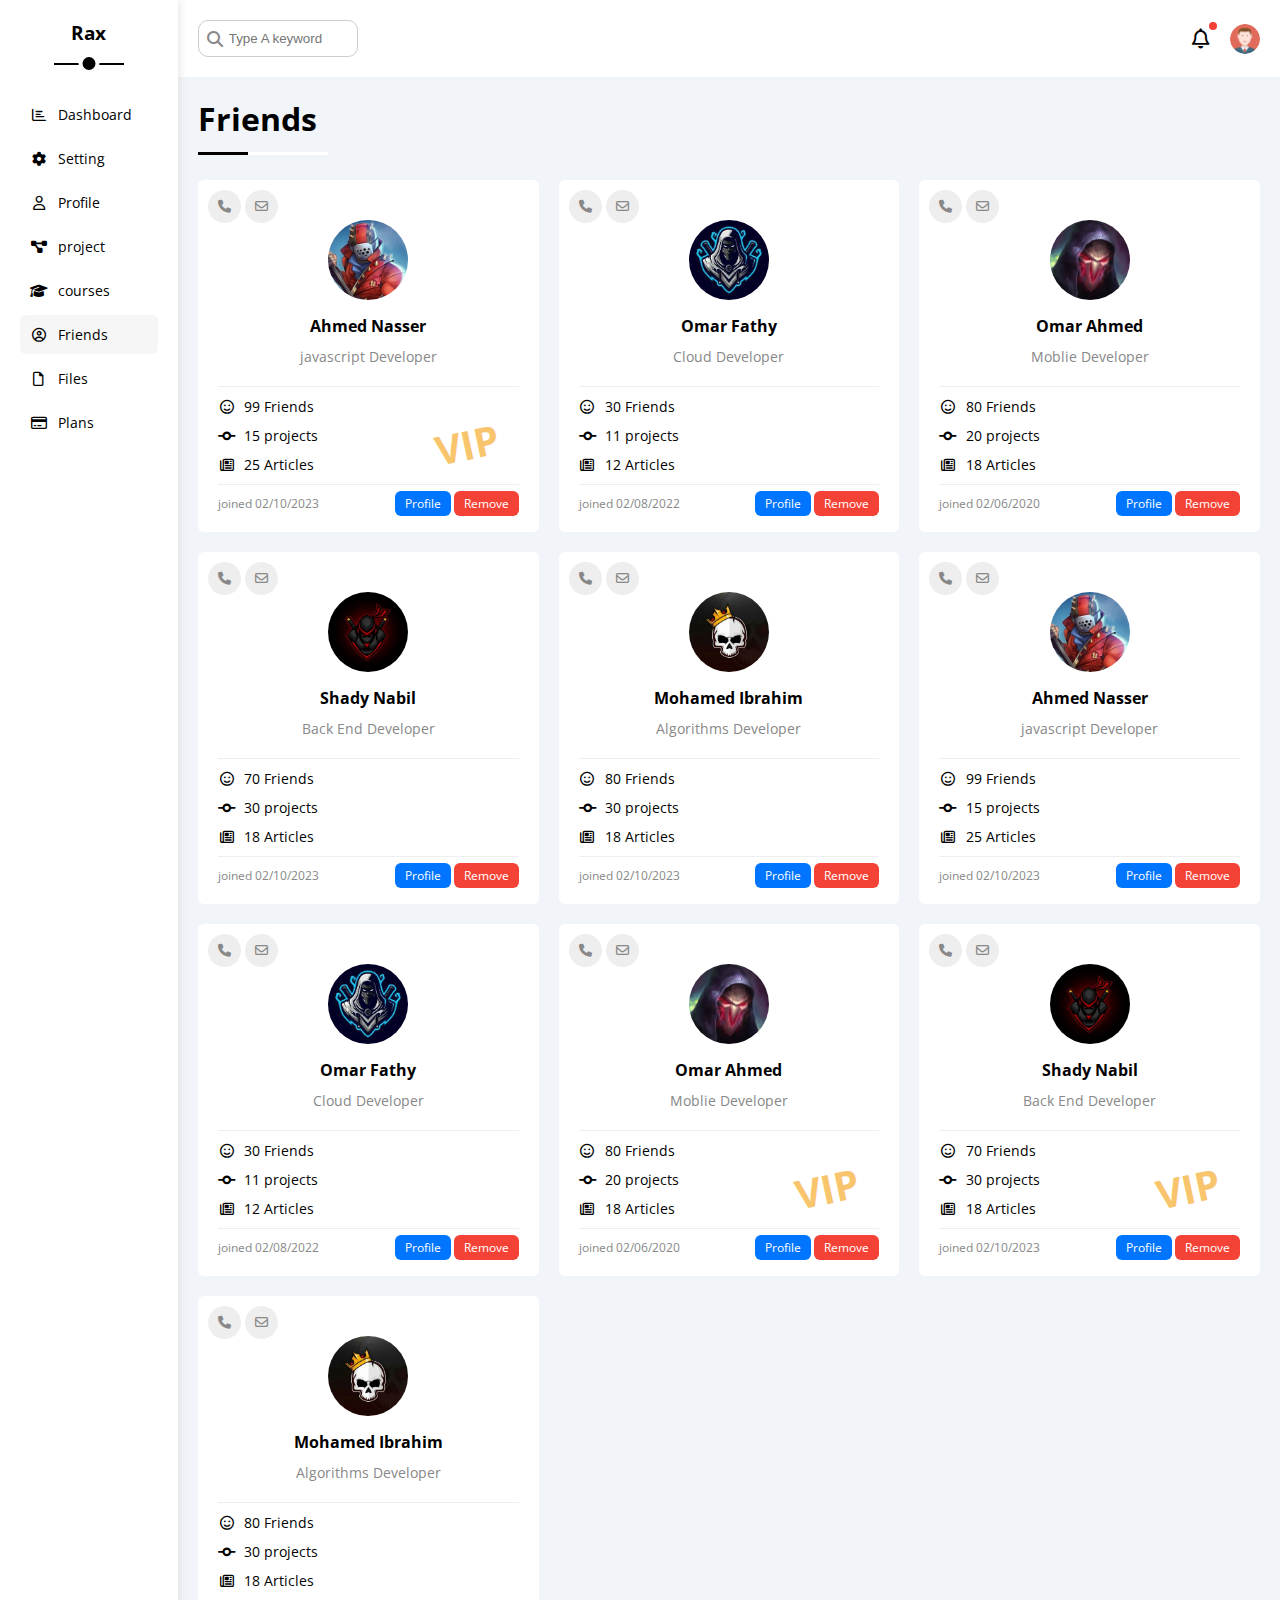
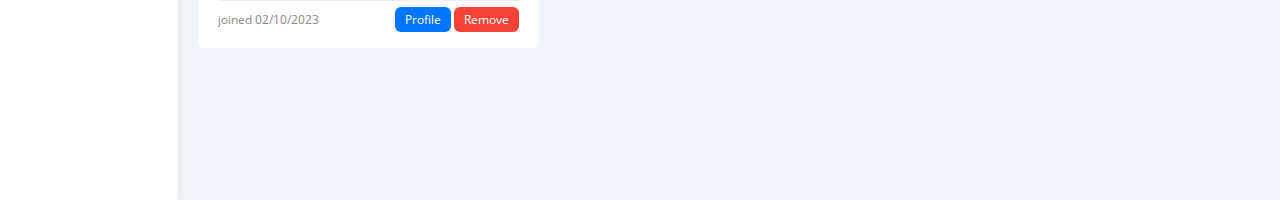
<file: friends.html>
<!DOCTYPE html>
<html lang="en">
<head>
    <meta charset="UTF-8">
    <meta name="viewport" content="width=device-width, initial-scale=1.0">
    <title>Friends</title>
    <link rel="stylesheet" href="css/all.min.css">
    <link rel="stylesheet" href="css/framework.css">
    <link rel="stylesheet" href="css/master.css">
    <link rel="preconnect" href="https://fonts.googleapis.com">
    <link rel="preconnect" href="https://fonts.gstatic.com" crossorigin>
    <link href="https://fonts.googleapis.com/css2?family=Open+Sans:ital,wght@0,300..800;1,300..800&display=swap" rel="stylesheet">
</head>
<body>
    <div class="page d-flex ">
        <div class="sidebar bg-white p-20 p-relative ">
            <h3 class="p-relative mt-0 txt-c">Rax</h3>
            <ul>
                <li>
                    <a class="d-flex align-center fs-14 c-black rad-6 p-10" href="index.html">
                        <i class="fa-regular fa-chart-bar fa-fw"></i>
                        <span>Dashboard</span>
                    </a>
                </li>
                <li>
                    <a class=" d-flex align-center fs-14 c-black rad-6 p-10" href="settings.html">
                        <i class="fa-solid fa-gear fa-fw"></i>
                        <span>Setting</span>
                    </a>
                </li>
                <li>
                    <a class=" d-flex align-center fs-14 c-black rad-6 p-10" href="profile.html">
                        <i class="fa-regular fa-user fa-fw"></i>
                        <span>Profile</span>
                    </a>
                </li>
                <li>
                    <a class=" d-flex align-center fs-14 c-black rad-6 p-10" href="projects.html">
                        <i class="fa-solid fa-diagram-project fa-fw"></i>
                        <span>project</span>
                    </a>
                </li>
                <li>
                    <a class="d-flex align-center fs-14 c-black rad-6 p-10" href="courses.html">
                        <i class="fa-solid fa-graduation-cap fa-fw"></i>
                        <span>courses</span>
                    </a>
                </li>
                <li>
                    <a class="active d-flex align-center fs-14 c-black rad-6 p-10" href="friends.html">
                        <i class="fa-regular fa-circle-user fa-fw"></i>
                        <span>Friends</span>
                    </a>
                </li>
                <li>
                    <a class="d-flex align-center fs-14 c-black rad-6 p-10" href="files.html">
                        <i class="fa-regular fa-file fa-fw"></i>
                        <span>Files</span>
                    </a>
                </li>
                <li>
                    <a class="d-flex align-center fs-14 c-black rad-6 p-10" href="plans.html">
                        <i class="fa-regular fa-credit-card fa-fw"></i>
                        <span>Plans</span>
                    </a>
                </li>
            </ul>
        </div>
        <div class="content w-full">
            <!-- start top bar -->
            <div class="top-bar bg-white between-flex p-20">
                <div class="search p-relative">
                    <input  class="p-relative p-10 rad-10" type="search" name="search" placeholder="Type A keyword">
                </div>
                <div class="icons d-flex align-center">
                    <span class="notification p-relative">
                        <i class="fa-regular fa-bell fa-lg p-relative"></i>
                    </span>
                    <img class="rad-50" src="imgs/avatar.png" alt="avatar">
                </div>
            </div>
            <!-- end top bar -->
            <h1 class="p-relative">Friends</h1>
            <div class="friends-page d-grid gap-20">
                <div class="friend p-20 bg-white rad-6 p-relative">
                    <div class="contact c-grey">
                        <i class="fa-solid fa-phone"></i>
                        <i class="fa-regular fa-envelope"></i>
                    </div>
                    <div class="id txt-c">
                        <img src="imgs/friend-01.jpg" alt="">
                        <h4 class="m-0 mt-10">Ahmed Nasser</h4>
                        <p class="c-grey m-10 mb-20 fs-14">javascript Developer</p>
                    </div>
                    <div class="info">
                        <div>
                            <i class="fa-regular fa-face-smile fa-fw"></i>
                            99 Friends
                        </div>
                        <div>
                            <i class="fa-solid fa-code-commit fa-fw"></i>
                            15 projects
                        </div>
                        <div>
                            <i class="fa-regular fa-newspaper fa-fw"></i>
                            25 Articles
                        </div>
                        <span class="vip">VIP</span>
                    </div>
                    <div class="friend-footer between-flex">
                        <p class="c-grey fs-12 m-0">joined 02/10/2023</p>
                        <div class="bottoms fs-12">
                            <a class="btn-shape bg-blue c-white" href="profile.html">Profile</a>
                            <a class="btn-shape bg-red c-white" href="#">Remove</a>
                        </div>
                    </div>
                </div>
                <div class="friend p-20 bg-white rad-6 p-relative">
                    <div class="contact c-grey">
                        <i class="fa-solid fa-phone"></i>
                        <i class="fa-regular fa-envelope"></i>
                    </div>
                    <div class="id txt-c">
                        <img src="imgs/friend-02.jpg" alt="">
                        <h4 class="m-0 mt-10">Omar Fathy</h4>
                        <p class="c-grey m-10 mb-20 fs-14">Cloud Developer</p>
                    </div>
                    <div class="info">
                        <div>
                            <i class="fa-regular fa-face-smile fa-fw"></i>
                            30 Friends
                        </div>
                        <div>
                            <i class="fa-solid fa-code-commit fa-fw"></i>
                            11 projects
                        </div>
                        <div>
                            <i class="fa-regular fa-newspaper fa-fw"></i>
                            12 Articles
                        </div>
                    </div>
                    <div class="friend-footer between-flex">
                        <p class="c-grey fs-12 m-0">joined 02/08/2022</p>
                        <div class="bottoms fs-12">
                            <a class="btn-shape bg-blue c-white" href="profile.html">Profile</a>
                            <a class="btn-shape bg-red c-white" href="#">Remove</a>
                        </div>
                    </div>
                </div>
                <div class="friend p-20 bg-white rad-6 p-relative">
                    <div class="contact c-grey">
                        <i class="fa-solid fa-phone"></i>
                        <i class="fa-regular fa-envelope"></i>
                    </div>
                    <div class="id txt-c">
                        <img src="imgs/friend-03.jpg" alt="">
                        <h4 class="m-0 mt-10">Omar Ahmed</h4>
                        <p class="c-grey m-10 mb-20 fs-14">Moblie Developer</p>
                    </div>
                    <div class="info">
                        <div>
                            <i class="fa-regular fa-face-smile fa-fw"></i>
                            80 Friends
                        </div>
                        <div>
                            <i class="fa-solid fa-code-commit fa-fw"></i>
                            20 projects
                        </div>
                        <div>
                            <i class="fa-regular fa-newspaper fa-fw"></i>
                            18 Articles
                        </div>
                    </div>
                    <div class="friend-footer between-flex">
                        <p class="c-grey fs-12 m-0">joined 02/06/2020</p>
                        <div class="bottoms fs-12">
                            <a class="btn-shape bg-blue c-white" href="profile.html">Profile</a>
                            <a class="btn-shape bg-red c-white" href="#">Remove</a>
                        </div>
                    </div>
                </div>
                <div class="friend p-20 bg-white rad-6 p-relative">
                    <div class="contact c-grey">
                        <i class="fa-solid fa-phone"></i>
                        <i class="fa-regular fa-envelope"></i>
                    </div>
                    <div class="id txt-c">
                        <img src="imgs/friend-04.jpg" alt="">
                        <h4 class="m-0 mt-10">Shady Nabil</h4>
                        <p class="c-grey m-10 mb-20 fs-14">Back End Developer</p>
                    </div>
                    <div class="info">
                        <div>
                            <i class="fa-regular fa-face-smile fa-fw"></i>
                            70 Friends
                        </div>
                        <div>
                            <i class="fa-solid fa-code-commit fa-fw"></i>
                            30 projects
                        </div>
                        <div>
                            <i class="fa-regular fa-newspaper fa-fw"></i>
                            18 Articles
                        </div>
                    </div>
                    <div class="friend-footer between-flex">
                        <p class="c-grey fs-12 m-0">joined 02/10/2023</p>
                        <div class="bottoms fs-12">
                            <a class="btn-shape bg-blue c-white" href="profile.html">Profile</a>
                            <a class="btn-shape bg-red c-white" href="#">Remove</a>
                        </div>
                    </div>
                </div>
                <div class="friend p-20 bg-white rad-6 p-relative">
                    <div class="contact c-grey">
                        <i class="fa-solid fa-phone"></i>
                        <i class="fa-regular fa-envelope"></i>
                    </div>
                    <div class="id txt-c">
                        <img src="imgs/friend-05.jpg" alt="">
                        <h4 class="m-0 mt-10">Mohamed Ibrahim</h4>
                        <p class="c-grey m-10 mb-20 fs-14">Algorithms Developer</p>
                    </div>
                    <div class="info">
                        <div>
                            <i class="fa-regular fa-face-smile fa-fw"></i>
                            80 Friends
                        </div>
                        <div>
                            <i class="fa-solid fa-code-commit fa-fw"></i>
                            30 projects
                        </div>
                        <div>
                            <i class="fa-regular fa-newspaper fa-fw"></i>
                            18 Articles
                        </div>
                    </div>
                    <div class="friend-footer between-flex">
                        <p class="c-grey fs-12 m-0">joined 02/10/2023</p>
                        <div class="bottoms fs-12">
                            <a class="btn-shape bg-blue c-white" href="profile.html">Profile</a>
                            <a class="btn-shape bg-red c-white" href="#">Remove</a>
                        </div>
                    </div>
                </div>
                <div class="friend p-20 bg-white rad-6 p-relative">
                    <div class="contact c-grey">
                        <i class="fa-solid fa-phone"></i>
                        <i class="fa-regular fa-envelope"></i>
                    </div>
                    <div class="id txt-c">
                        <img src="imgs/friend-01.jpg" alt="">
                        <h4 class="m-0 mt-10">Ahmed Nasser</h4>
                        <p class="c-grey m-10 mb-20 fs-14">javascript Developer</p>
                    </div>
                    <div class="info">
                        <div>
                            <i class="fa-regular fa-face-smile fa-fw"></i>
                            99 Friends
                        </div>
                        <div>
                            <i class="fa-solid fa-code-commit fa-fw"></i>
                            15 projects
                        </div>
                        <div>
                            <i class="fa-regular fa-newspaper fa-fw"></i>
                            25 Articles
                        </div>
                    </div>
                    <div class="friend-footer between-flex">
                        <p class="c-grey fs-12 m-0">joined 02/10/2023</p>
                        <div class="bottoms fs-12">
                            <a class="btn-shape bg-blue c-white" href="profile.html">Profile</a>
                            <a class="btn-shape bg-red c-white" href="#">Remove</a>
                        </div>
                    </div>
                </div>
                <div class="friend p-20 bg-white rad-6 p-relative">
                    <div class="contact c-grey">
                        <i class="fa-solid fa-phone"></i>
                        <i class="fa-regular fa-envelope"></i>
                    </div>
                    <div class="id txt-c">
                        <img src="imgs/friend-02.jpg" alt="">
                        <h4 class="m-0 mt-10">Omar Fathy</h4>
                        <p class="c-grey m-10 mb-20 fs-14">Cloud Developer</p>
                    </div>
                    <div class="info">
                        <div>
                            <i class="fa-regular fa-face-smile fa-fw"></i>
                            30 Friends
                        </div>
                        <div>
                            <i class="fa-solid fa-code-commit fa-fw"></i>
                            11 projects
                        </div>
                        <div>
                            <i class="fa-regular fa-newspaper fa-fw"></i>
                            12 Articles
                        </div>
                    </div>
                    <div class="friend-footer between-flex">
                        <p class="c-grey fs-12 m-0">joined 02/08/2022</p>
                        <div class="bottoms fs-12">
                            <a class="btn-shape bg-blue c-white" href="profile.html">Profile</a>
                            <a class="btn-shape bg-red c-white" href="#">Remove</a>
                        </div>
                    </div>
                </div>
                <div class="friend p-20 bg-white rad-6 p-relative">
                    <div class="contact c-grey">
                        <i class="fa-solid fa-phone"></i>
                        <i class="fa-regular fa-envelope"></i>
                    </div>
                    <div class="id txt-c">
                        <img src="imgs/friend-03.jpg" alt="">
                        <h4 class="m-0 mt-10">Omar Ahmed</h4>
                        <p class="c-grey m-10 mb-20 fs-14">Moblie Developer</p>
                    </div>
                    <div class="info">
                        <div>
                            <i class="fa-regular fa-face-smile fa-fw"></i>
                            80 Friends
                        </div>
                        <div>
                            <i class="fa-solid fa-code-commit fa-fw"></i>
                            20 projects
                        </div>
                        <div>
                            <i class="fa-regular fa-newspaper fa-fw"></i>
                            18 Articles
                        </div>
                        <span class="vip">VIP</span>
                    </div>
                    <div class="friend-footer between-flex">
                        <p class="c-grey fs-12 m-0">joined 02/06/2020</p>
                        <div class="bottoms fs-12">
                            <a class="btn-shape bg-blue c-white" href="profile.html">Profile</a>
                            <a class="btn-shape bg-red c-white" href="#">Remove</a>
                        </div>
                    </div>
                </div>
                <div class="friend p-20 bg-white rad-6 p-relative">
                    <div class="contact c-grey">
                        <i class="fa-solid fa-phone"></i>
                        <i class="fa-regular fa-envelope"></i>
                    </div>
                    <div class="id txt-c">
                        <img src="imgs/friend-04.jpg" alt="">
                        <h4 class="m-0 mt-10">Shady Nabil</h4>
                        <p class="c-grey m-10 mb-20 fs-14">Back End Developer</p>
                    </div>
                    <div class="info">
                        <div>
                            <i class="fa-regular fa-face-smile fa-fw"></i>
                            70 Friends
                        </div>
                        <div>
                            <i class="fa-solid fa-code-commit fa-fw"></i>
                            30 projects
                        </div>
                        <div>
                            <i class="fa-regular fa-newspaper fa-fw"></i>
                            18 Articles
                        </div>
                        <span class="vip">VIP</span>
                    </div>
                    <div class="friend-footer between-flex">
                        <p class="c-grey fs-12 m-0">joined 02/10/2023</p>
                        <div class="bottoms fs-12">
                            <a class="btn-shape bg-blue c-white" href="profile.html">Profile</a>
                            <a class="btn-shape bg-red c-white" href="#">Remove</a>
                        </div>
                    </div>
                </div>
                <div class="friend p-20 bg-white rad-6 p-relative">
                    <div class="contact c-grey">
                        <i class="fa-solid fa-phone"></i>
                        <i class="fa-regular fa-envelope"></i>
                    </div>
                    <div class="id txt-c">
                        <img src="imgs/friend-05.jpg" alt="">
                        <h4 class="m-0 mt-10">Mohamed Ibrahim</h4>
                        <p class="c-grey m-10 mb-20 fs-14">Algorithms Developer</p>
                    </div>
                    <div class="info">
                        <div>
                            <i class="fa-regular fa-face-smile fa-fw"></i>
                            80 Friends
                        </div>
                        <div>
                            <i class="fa-solid fa-code-commit fa-fw"></i>
                            30 projects
                        </div>
                        <div>
                            <i class="fa-regular fa-newspaper fa-fw"></i>
                            18 Articles
                        </div>
                    </div>
                    <div class="friend-footer between-flex">
                        <p class="c-grey fs-12 m-0">joined 02/10/2023</p>
                        <div class="bottoms fs-12">
                            <a class="btn-shape bg-blue c-white" href="profile.html">Profile</a>
                            <a class="btn-shape bg-red c-white" href="#">Remove</a>
                        </div>
                    </div>
                </div>
            </div>
        </div>
    </div>
</body>
</html>
</file>
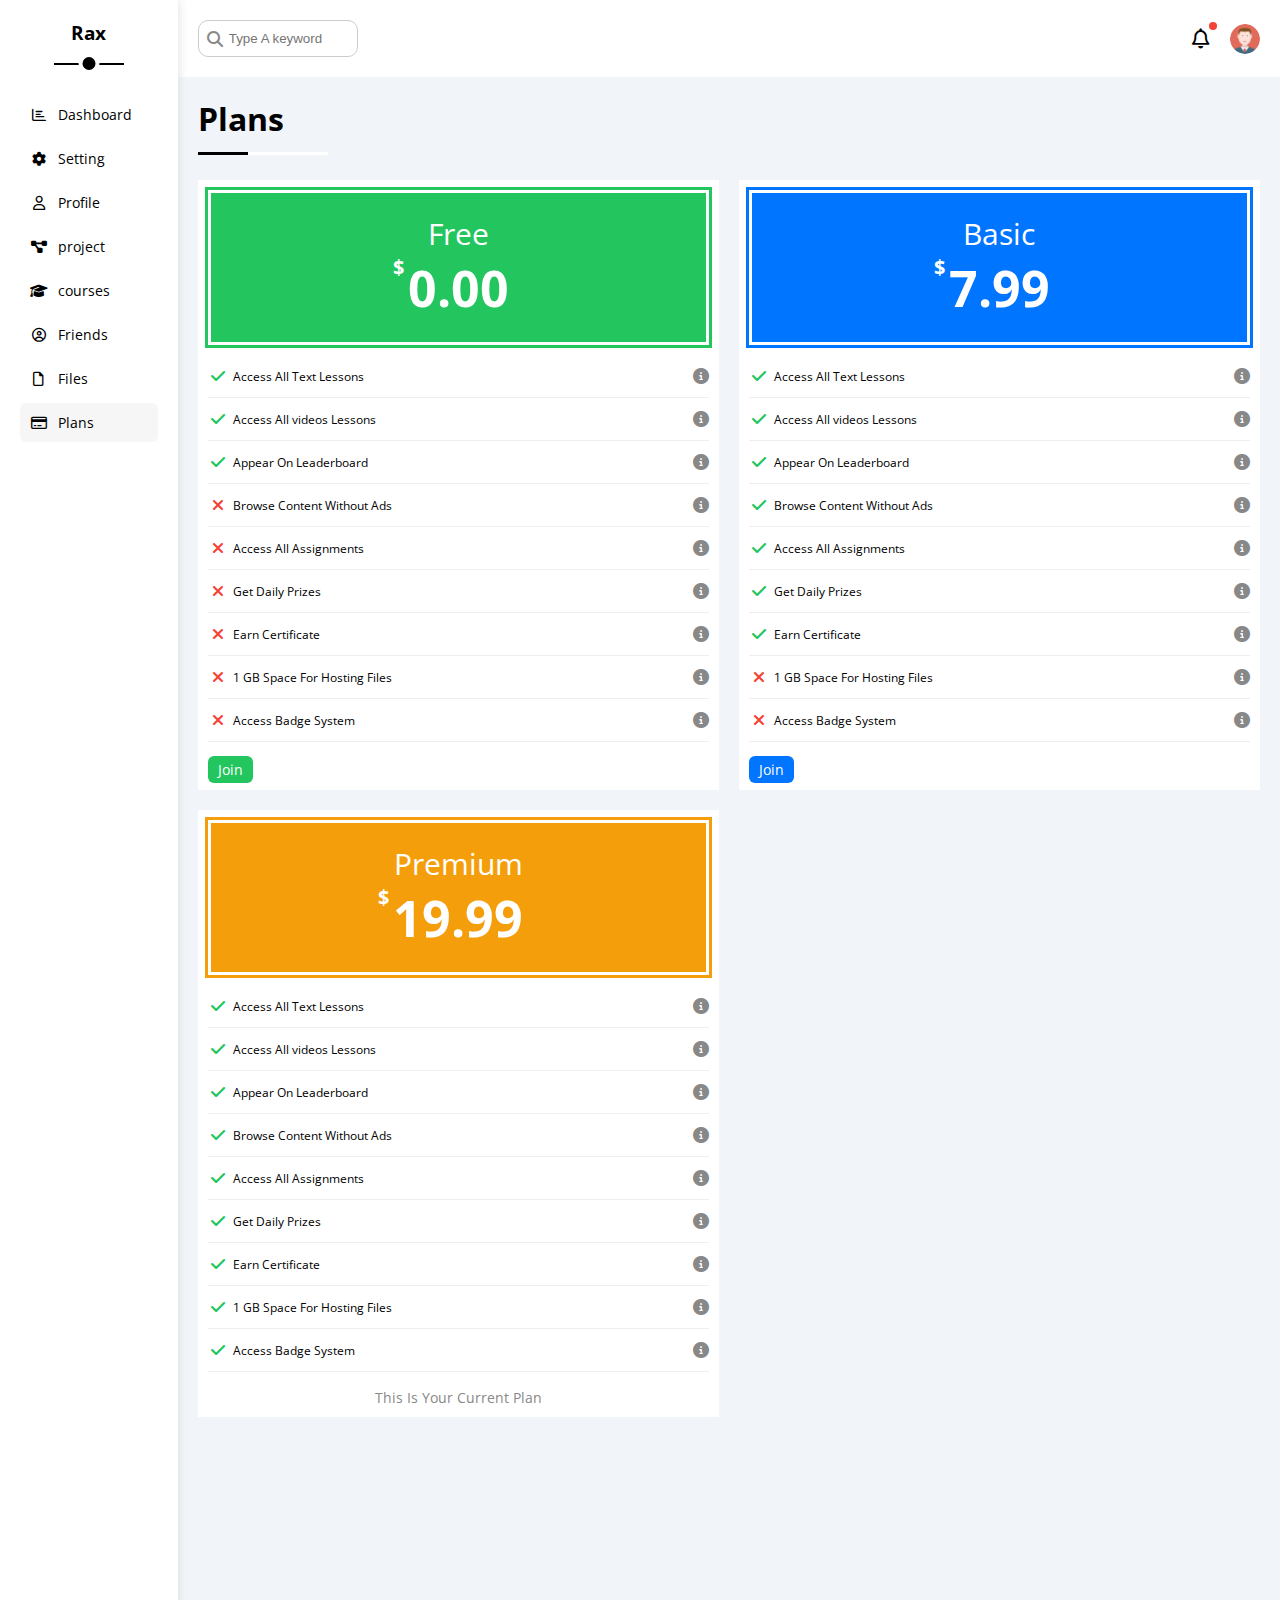
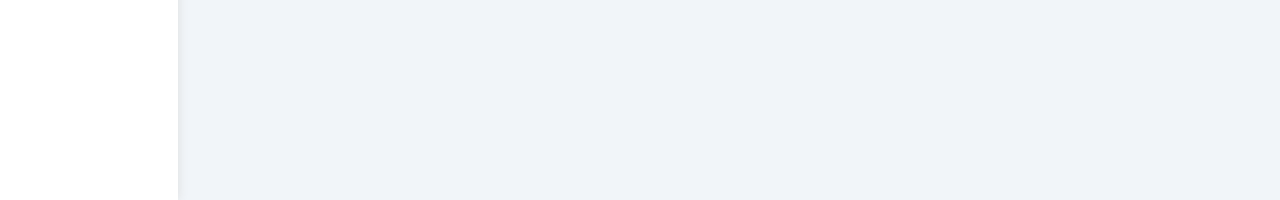
<file: plans.html>
<!DOCTYPE html>
<html lang="en">
<head>
    <meta charset="UTF-8">
    <meta name="viewport" content="width=device-width, initial-scale=1.0">
    <title>Plans</title>
    <link rel="stylesheet" href="css/all.min.css">
    <link rel="stylesheet" href="css/framework.css">
    <link rel="stylesheet" href="css/master.css">
    <link rel="preconnect" href="https://fonts.googleapis.com">
    <link rel="preconnect" href="https://fonts.gstatic.com" crossorigin>
    <link href="https://fonts.googleapis.com/css2?family=Open+Sans:ital,wght@0,300..800;1,300..800&display=swap" rel="stylesheet">
</head>
<body>
    <div class="page d-flex ">
        <div class="sidebar bg-white p-20 p-relative ">
            <h3 class="p-relative mt-0 txt-c">Rax</h3>
            <ul>
                <li>
                    <a class="d-flex align-center fs-14 c-black rad-6 p-10" href="index.html">
                        <i class="fa-regular fa-chart-bar fa-fw"></i>
                        <span>Dashboard</span>
                    </a>
                </li>
                <li>
                    <a class=" d-flex align-center fs-14 c-black rad-6 p-10" href="settings.html">
                        <i class="fa-solid fa-gear fa-fw"></i>
                        <span>Setting</span>
                    </a>
                </li>
                <li>
                    <a class=" d-flex align-center fs-14 c-black rad-6 p-10" href="profile.html">
                        <i class="fa-regular fa-user fa-fw"></i>
                        <span>Profile</span>
                    </a>
                </li>
                <li>
                    <a class=" d-flex align-center fs-14 c-black rad-6 p-10" href="projects.html">
                        <i class="fa-solid fa-diagram-project fa-fw"></i>
                        <span>project</span>
                    </a>
                </li>
                <li>
                    <a class="d-flex align-center fs-14 c-black rad-6 p-10" href="courses.html">
                        <i class="fa-solid fa-graduation-cap fa-fw"></i>
                        <span>courses</span>
                    </a>
                </li>
                <li>
                    <a class=" d-flex align-center fs-14 c-black rad-6 p-10" href="friends.html">
                        <i class="fa-regular fa-circle-user fa-fw"></i>
                        <span>Friends</span>
                    </a>
                </li>
                <li>
                    <a class=" d-flex align-center fs-14 c-black rad-6 p-10" href="files.html">
                        <i class="fa-regular fa-file fa-fw"></i>
                        <span>Files</span>
                    </a>
                </li>
                <li>
                    <a class="active d-flex align-center fs-14 c-black rad-6 p-10" href="plans.html">
                        <i class="fa-regular fa-credit-card fa-fw"></i>
                        <span>Plans</span>
                    </a>
                </li>
            </ul>
        </div>
        <div class="content w-full">
            <!-- start top bar -->
            <div class="top-bar bg-white between-flex p-20">
                <div class="search p-relative">
                    <input  class="p-relative p-10 rad-10" type="search" name="search" placeholder="Type A keyword">
                </div>
                <div class="icons d-flex align-center">
                    <span class="notification p-relative">
                        <i class="fa-regular fa-bell fa-lg p-relative"></i>
                    </span>
                    <img class="rad-50" src="imgs/avatar.png" alt="avatar">
                </div>
            </div>
            <!-- end top bar -->
            <h1 class="p-relative">Plans</h1>
            <div class="plans-page m-20">
                <div class="plan bg-white p-10">
                    <div class="header bg-green txt-c p-20 c-white">
                        <p class="m-0">Free</p>
                        <h3 class="m-0">0.00</h3>
                    </div>
                    <ul>
                        <li class="d-flex align-center">
                            <i class="fa-solid fa-check fa-fw yes mr-5 c-green"></i>
                            <p class="m-0 fs-12">Access All Text Lessons</p>
                            <a href="#"><i class="fa-solid fa-circle-info help c-grey"></i></a>
                        </li>
                        <li class="d-flex align-center">
                            <i class="fa-solid fa-check fa-fw yes mr-5 c-green"></i>
                            <p class="m-0 fs-12">Access All videos Lessons</p>
                            <a href="#"><i class="fa-solid fa-circle-info help c-grey"></i></a>
                        </li>
                        <li class="d-flex align-center">
                            <i class="fa-solid fa-check fa-fw yes mr-5 c-green"></i>
                            <p class="m-0 fs-12">Appear On Leaderboard</p>
                            <a href="#"><i class="fa-solid fa-circle-info help c-grey"></i></a>
                        </li>
                        <li class="d-flex align-center">
                            <i class="fa-solid fa-xmark fa-fw mr-5 c-red"></i>
                            <p class="m-0 fs-12">Browse Content Without Ads</p>
                            <a href="#"><i class="fa-solid fa-circle-info help c-grey"></i></a>
                        </li>
                        <li class="d-flex align-center">
                            <i class="fa-solid fa-xmark fa-fw mr-5 c-red"></i>
                            <p class="m-0 fs-12">Access All Assignments</p>
                            <a href="#"><i class="fa-solid fa-circle-info help c-grey"></i></a>
                        </li>
                        <li class="d-flex align-center">
                            <i class="fa-solid fa-xmark fa-fw mr-5 c-red"></i>
                            <p class="m-0 fs-12">Get Daily Prizes</p>
                            <a href="#"><i class="fa-solid fa-circle-info help c-grey"></i></a>
                        </li>
                        <li class="d-flex align-center">
                            <i class="fa-solid fa-xmark fa-fw mr-5 c-red"></i>
                            <p class="m-0 fs-12">Earn Certificate</p>
                            <a href="#"><i class="fa-solid fa-circle-info help c-grey"></i></a>
                        </li>
                        <li class="d-flex align-center">
                            <i class="fa-solid fa-xmark fa-fw mr-5 c-red"></i>
                            <p class="m-0 fs-12">1 GB Space For Hosting Files</p>
                            <a href="#"><i class="fa-solid fa-circle-info help c-grey"></i></a>
                        </li>
                        <li class="d-flex align-center">
                            <i class="fa-solid fa-xmark fa-fw mr-5 c-red"></i>
                            <p class="m-0 fs-12">Access Badge System</p>
                            <a href="#"><i class="fa-solid fa-circle-info help c-grey"></i></a>
                        </li>
                    </ul>
                    <a class="btn-shape fs-14 c-white bg-green" href="#">Join</a>
                </div>
                <div class="plan bg-white p-10">
                    <div class="header bg-blue txt-c p-20 c-white">
                        <p class="m-0">Basic</p>
                        <h3 class="m-0">7.99</h3>
                    </div>
                    <ul>
                        <li class="d-flex align-center">
                            <i class="fa-solid fa-check fa-fw yes mr-5 c-green"></i>
                            <p class="m-0 fs-12">Access All Text Lessons</p>
                            <a href="#"><i class="fa-solid fa-circle-info help c-grey"></i></a>
                        </li>
                        <li class="d-flex align-center">
                            <i class="fa-solid fa-check fa-fw yes mr-5 c-green"></i>
                            <p class="m-0 fs-12">Access All videos Lessons</p>
                            <a href="#"><i class="fa-solid fa-circle-info help c-grey"></i></a>
                        </li>
                        <li class="d-flex align-center">
                            <i class="fa-solid fa-check fa-fw yes mr-5 c-green"></i>
                            <p class="m-0 fs-12">Appear On Leaderboard</p>
                            <a href="#"><i class="fa-solid fa-circle-info help c-grey"></i></a>
                        </li>
                        <li class="d-flex align-center">
                            <i class="fa-solid fa-check fa-fw yes mr-5 c-green"></i>
                            <p class="m-0 fs-12">Browse Content Without Ads</p>
                            <a href="#"><i class="fa-solid fa-circle-info help c-grey"></i></a>
                        </li>
                        <li class="d-flex align-center">
                            <i class="fa-solid fa-check fa-fw yes mr-5 c-green"></i>
                            <p class="m-0 fs-12">Access All Assignments</p>
                            <a href="#"><i class="fa-solid fa-circle-info help c-grey"></i></a>
                        </li>
                        <li class="d-flex align-center">
                            <i class="fa-solid fa-check fa-fw yes mr-5 c-green"></i>
                            <p class="m-0 fs-12">Get Daily Prizes</p>
                            <a href="#"><i class="fa-solid fa-circle-info help c-grey"></i></a>
                        </li>
                        <li class="d-flex align-center">
                            <i class="fa-solid fa-check fa-fw yes mr-5 c-green"></i>
                            <p class="m-0 fs-12">Earn Certificate</p>
                            <a href="#"><i class="fa-solid fa-circle-info help c-grey"></i></a>
                        </li>
                        <li class="d-flex align-center">
                            <i class="fa-solid fa-xmark fa-fw mr-5 c-red"></i>
                            <p class="m-0 fs-12">1 GB Space For Hosting Files</p>
                            <a href="#"><i class="fa-solid fa-circle-info help c-grey"></i></a>
                        </li>
                        <li class="d-flex align-center">
                            <i class="fa-solid fa-xmark fa-fw mr-5 c-red"></i>
                            <p class="m-0 fs-12">Access Badge System</p>
                            <a href="#"><i class="fa-solid fa-circle-info help c-grey"></i></a>
                        </li>
                    </ul>
                    <a class="btn-shape fs-14 c-white bg-blue" href="#">Join</a>
                </div>
                <div class="plan bg-white p-10">
                    <div class="header bg-orange txt-c p-20 c-white">
                        <p class="m-0">Premium</p>
                        <h3 class="m-0">19.99</h3>
                    </div>
                    <ul>
                        <li class="d-flex align-center">
                            <i class="fa-solid fa-check fa-fw yes mr-5 c-green"></i>
                            <p class="m-0 fs-12">Access All Text Lessons</p>
                            <a href="#"><i class="fa-solid fa-circle-info help c-grey"></i></a>
                        </li>
                        <li class="d-flex align-center">
                            <i class="fa-solid fa-check fa-fw yes mr-5 c-green"></i>
                            <p class="m-0 fs-12">Access All videos Lessons</p>
                            <a href="#"><i class="fa-solid fa-circle-info help c-grey"></i></a>
                        </li>
                        <li class="d-flex align-center">
                            <i class="fa-solid fa-check fa-fw yes mr-5 c-green"></i>
                            <p class="m-0 fs-12">Appear On Leaderboard</p>
                            <a href="#"><i class="fa-solid fa-circle-info help c-grey"></i></a>
                        </li>
                        <li class="d-flex align-center">
                            <i class="fa-solid fa-check fa-fw yes mr-5 c-green"></i>
                            <p class="m-0 fs-12">Browse Content Without Ads</p>
                            <a href="#"><i class="fa-solid fa-circle-info help c-grey"></i></a>
                        </li>
                        <li class="d-flex align-center">
                            <i class="fa-solid fa-check fa-fw yes mr-5 c-green"></i>
                            <p class="m-0 fs-12">Access All Assignments</p>
                            <a href="#"><i class="fa-solid fa-circle-info help c-grey"></i></a>
                        </li>
                        <li class="d-flex align-center">
                            <i class="fa-solid fa-check fa-fw yes mr-5 c-green"></i>
                            <p class="m-0 fs-12">Get Daily Prizes</p>
                            <a href="#"><i class="fa-solid fa-circle-info help c-grey"></i></a>
                        </li>
                        <li class="d-flex align-center">
                            <i class="fa-solid fa-check fa-fw yes mr-5 c-green"></i>
                            <p class="m-0 fs-12">Earn Certificate</p>
                            <a href="#"><i class="fa-solid fa-circle-info help c-grey"></i></a>
                        </li>
                        <li class="d-flex align-center">
                            <i class="fa-solid fa-check fa-fw yes mr-5 c-green"></i>
                            <p class="m-0 fs-12">1 GB Space For Hosting Files</p>
                            <a href="#"><i class="fa-solid fa-circle-info help c-grey"></i></a>
                        </li>
                        <li class="d-flex align-center">
                            <i class="fa-solid fa-check fa-fw yes mr-5 c-green"></i>
                            <p class="m-0 fs-12">Access Badge System</p>
                            <a href="#"><i class="fa-solid fa-circle-info help c-grey"></i></a>
                        </li>
                    </ul>
                    <p class="c-grey txt-c m-0 fs-14">This Is Your Current Plan</p>
                </div>

            </div>
        </div>
    </div>
</body>
</html>
</file>
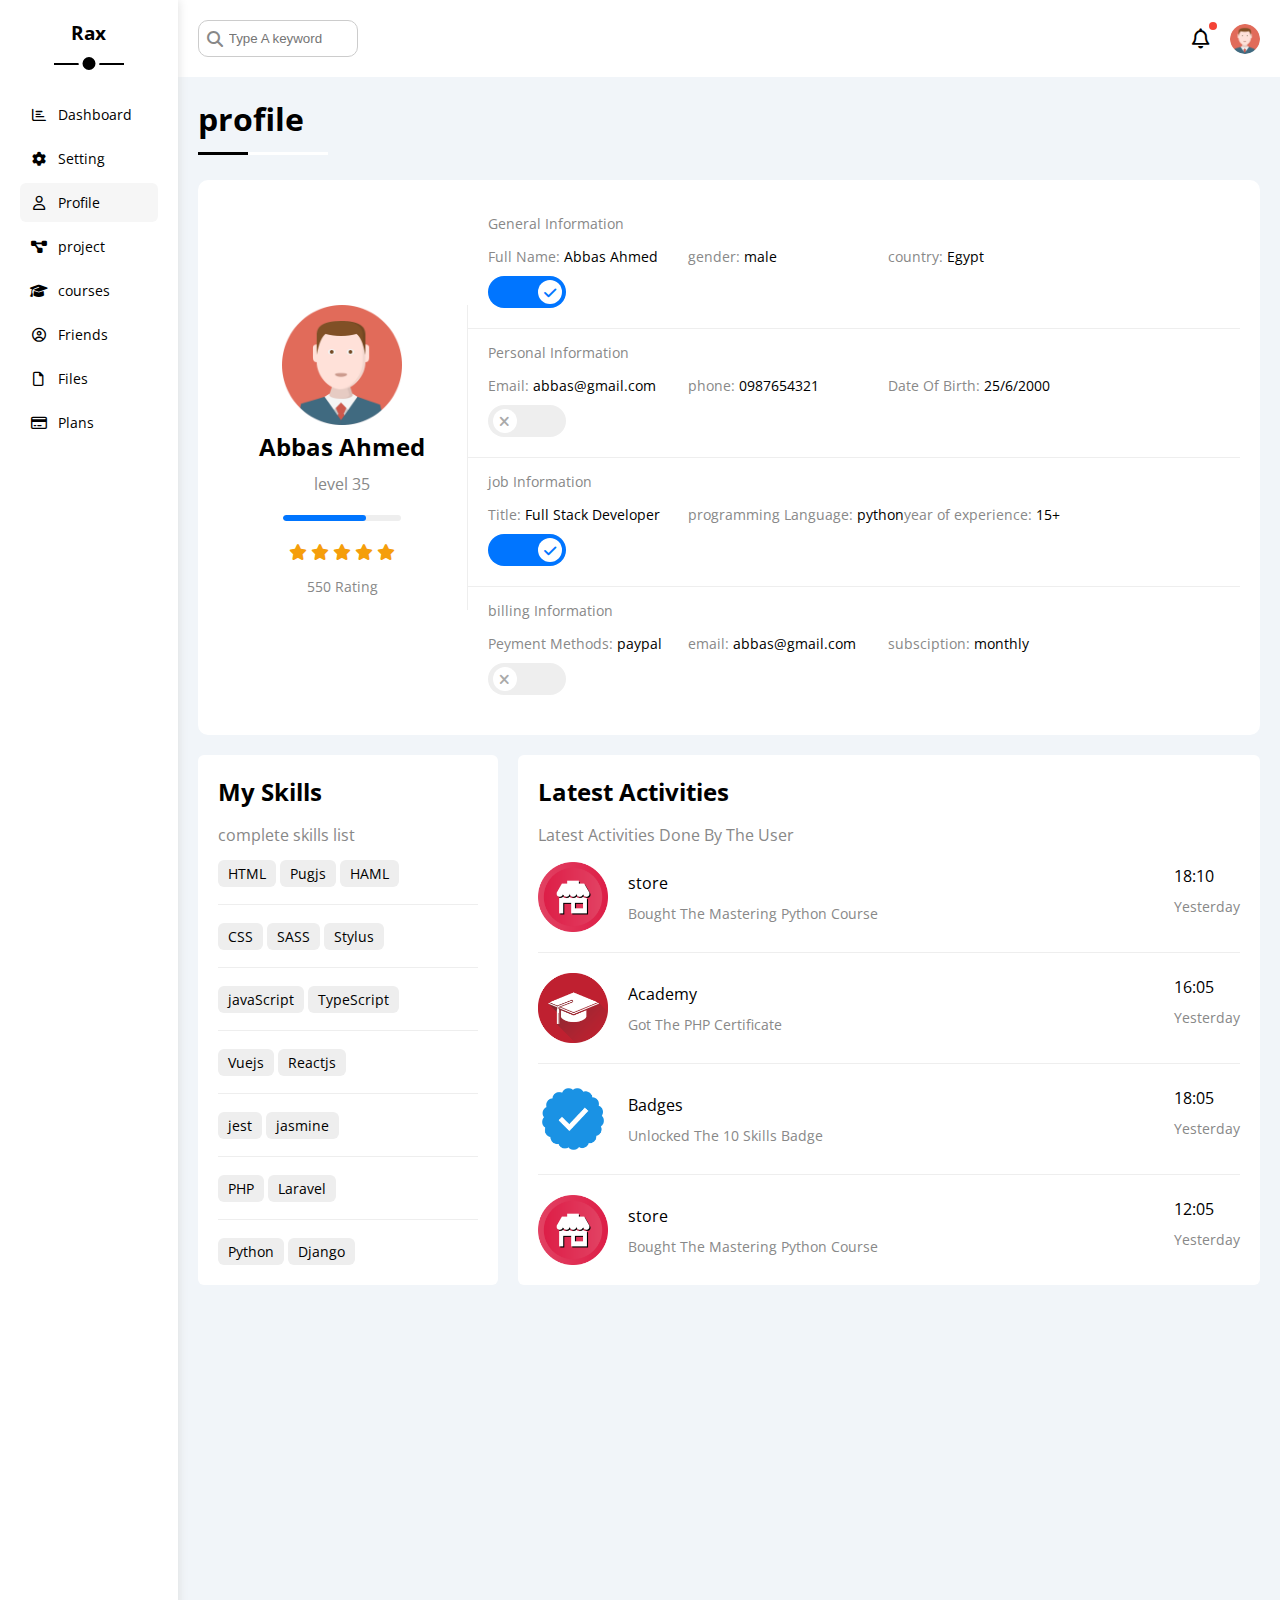
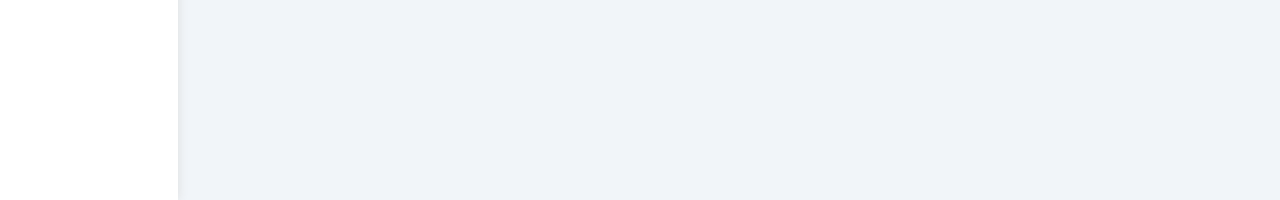
<file: profile.html>
<!DOCTYPE html>
<html lang="en">
<head>
    <meta charset="UTF-8">
    <meta name="viewport" content="width=device-width, initial-scale=1.0">
    <title>profile</title>
    <link rel="stylesheet" href="css/all.min.css">
    <link rel="stylesheet" href="css/framework.css">
    <link rel="stylesheet" href="css/master.css">
    <link rel="preconnect" href="https://fonts.googleapis.com">
    <link rel="preconnect" href="https://fonts.gstatic.com" crossorigin>
    <link href="https://fonts.googleapis.com/css2?family=Open+Sans:ital,wght@0,300..800;1,300..800&display=swap" rel="stylesheet">
</head>
<body>
    <div class="page d-flex ">
        <div class="sidebar bg-white p-20 p-relative ">
            <h3 class="p-relative mt-0 txt-c">Rax</h3>
            <ul>
                <li>
                    <a class="d-flex align-center fs-14 c-black rad-6 p-10" href="index.html">
                        <i class="fa-regular fa-chart-bar fa-fw"></i>
                        <span>Dashboard</span>
                    </a>
                </li>
                <li>
                    <a class=" d-flex align-center fs-14 c-black rad-6 p-10" href="settings.html">
                        <i class="fa-solid fa-gear fa-fw"></i>
                        <span>Setting</span>
                    </a>
                </li>
                <li>
                    <a class="active d-flex align-center fs-14 c-black rad-6 p-10" href="profile.html">
                        <i class="fa-regular fa-user fa-fw"></i>
                        <span>Profile</span>
                    </a>
                </li>
                <li>
                    <a class="d-flex align-center fs-14 c-black rad-6 p-10" href="projects.html">
                        <i class="fa-solid fa-diagram-project fa-fw"></i>
                        <span>project</span>
                    </a>
                </li>
                <li>
                    <a class="d-flex align-center fs-14 c-black rad-6 p-10" href="courses.html">
                        <i class="fa-solid fa-graduation-cap fa-fw"></i>
                        <span>courses</span>
                    </a>
                </li>
                <li>
                    <a class="d-flex align-center fs-14 c-black rad-6 p-10" href="friends.html">
                        <i class="fa-regular fa-circle-user fa-fw"></i>
                        <span>Friends</span>
                    </a>
                </li>
                <li>
                    <a class="d-flex align-center fs-14 c-black rad-6 p-10" href="files.html">
                        <i class="fa-regular fa-file fa-fw"></i>
                        <span>Files</span>
                    </a>
                </li>
                <li>
                    <a class="d-flex align-center fs-14 c-black rad-6 p-10" href="plans.html">
                        <i class="fa-regular fa-credit-card fa-fw"></i>
                        <span>Plans</span>
                    </a>
                </li>
            </ul>
        </div>
        <div class="content w-full">
            <!-- start top bar -->
            <div class="top-bar bg-white between-flex p-20">
                <div class="search p-relative">
                    <input  class="p-relative p-10 rad-10" type="search" name="search" placeholder="Type A keyword">
                </div>
                <div class="icons d-flex align-center">
                    <span class="notification p-relative">
                        <i class="fa-regular fa-bell fa-lg p-relative"></i>
                    </span>
                    <img class="rad-50" src="imgs/avatar.png" alt="avatar">
                </div>
            </div>
            <!-- end top bar -->
            <h1 class="p-relative">profile</h1>
            <div class="profile-page m-20">
                <div class="overview d-flex p-20 bg-white rad-10 align-center">
                    <div class="details">
                        <img src="imgs/avatar.png" alt="">
                        <h2 class="m-0">Abbas Ahmed</h2>
                        <span class="c-grey mb-20 d-block mt-10">level 35</span>
                        <div class="rating-bar">
                            <span class="prog " style="width:70%"></span>
                        </div>
                        <div class="rating-star mt-20">
                            <i class="fa-solid fa-star c-orange fs-13"></i>
                            <i class="fa-solid fa-star c-orange fs-13"></i>
                            <i class="fa-solid fa-star c-orange fs-13"></i>
                            <i class="fa-solid fa-star c-orange fs-13"></i>
                            <i class="fa-solid fa-star c-orange fs-13"></i>
                        </div>
                        <p class="c-grey fs-14">550 Rating</p>
                    </div>
                    <div class="info-box w-full ">
                        <div class="col d-flex pl-20">
                            <p class="c-grey w-full">General Information</p>
                            <div>
                                <span class="c-grey">Full Name: </span>
                                <span>Abbas Ahmed</span>
                            </div>
                            <div>
                                <span class="c-grey">gender: </span>
                                <span>male</span>
                            </div>
                            <div>
                                <span class="c-grey">country: </span>
                                <span>Egypt</span>
                            </div>
                            <div>
                                <label>
                                    <input class="toggle-checkbox" type="checkbox" checked>
                                    <div class="toggle-switch"></div>
                                </label>
                            </div>
                        </div>
                        <div class="col d-flex pl-20">
                            <p class="c-grey w-full">Personal Information</p>
                            <div>
                                <span class="c-grey">Email: </span>
                                <span>abbas@gmail.com</span>
                            </div>
                            <div>
                                <span class="c-grey">phone: </span>
                                <span>0987654321</span>
                            </div>
                            <div>
                                <span class="c-grey">Date Of Birth: </span>
                                <span>25/6/2000</span>
                            </div>
                            <div>
                                <label>
                                    <input class="toggle-checkbox" type="checkbox" >
                                    <div class="toggle-switch"></div>
                                </label>
                            </div>
                        </div>
                        <div class="col d-flex pl-20">
                            <p class="c-grey w-full">job Information</p>
                            <div>
                                <span class="c-grey">Title: </span>
                                <span>Full Stack Developer</span>
                            </div>
                            <div>
                                <span class="c-grey">programming Language: </span>
                                <span>python</span>
                            </div>
                            <div>
                                <span class="c-grey">year of experience: </span>
                                <span>15+</span>
                            </div>
                            <div>
                                <label>
                                    <input class="toggle-checkbox" type="checkbox" checked>
                                    <div class="toggle-switch"></div>
                                </label>
                            </div>
                        </div>
                        <div class="col d-flex pl-20">
                            <p class="c-grey w-full">billing Information</p>
                            <div>
                                <span class="c-grey">Peyment Methods: </span>
                                <span>paypal</span>
                            </div>
                            <div>
                                <span class="c-grey">email: </span>
                                <span>abbas@gmail.com</span>
                            </div>
                            <div>
                                <span class="c-grey">subsciption: </span>
                                <span>monthly</span>
                            </div>
                            <div>
                                <label>
                                    <input class="toggle-checkbox" type="checkbox" >
                                    <div class="toggle-switch"></div>
                                </label>
                            </div>
                        </div>
                    </div>
                </div>
                <div class="footer d-flex mt-20 mb-20">
                <!-- start skills -->
                    <div class="my-skills bg-white rad-6 p-20">
                        <h2 class="m-0">My Skills</h2>
                        <p class="c-grey ">complete skills list</p>
                        <div class="row">
                            <span class="btn-shape bg-eee">HTML</span>
                            <span class="btn-shape bg-eee">Pugjs</span>
                            <span class="btn-shape bg-eee">HAML</span>
                        </div>
                        <div class="row">
                            <span class="btn-shape bg-eee">CSS</span>
                            <span class="btn-shape bg-eee">SASS</span>
                            <span class="btn-shape bg-eee">Stylus</span>
                        </div>
                        <div class="row">
                            <span class="btn-shape bg-eee">javaScript</span>
                            <span class="btn-shape bg-eee">TypeScript</span>
                        </div>
                        <div class="row">
                            <span class="btn-shape bg-eee">Vuejs</span>
                            <span class="btn-shape bg-eee">Reactjs</span>
                        </div>
                        <div class="row">
                            <span class="btn-shape bg-eee">jest</span>
                            <span class="btn-shape bg-eee">jasmine</span>
                        </div>
                        <div class="row">
                            <span class="btn-shape bg-eee">PHP</span>
                            <span class="btn-shape bg-eee">Laravel</span>
                        </div>
                        <div class="row">
                            <span class="btn-shape bg-eee">Python</span>
                            <span class="btn-shape bg-eee">Django</span>
                        </div>
                    </div>
                    <!-- end skills -->
                    <!-- start activities -->
                    <div class="activities bg-white rad-6 p-20 w-full">
                        <h2 class="m-0">Latest Activities</h2>
                        <p class="c-grey ">Latest Activities Done By The User</p>
                        <div class="row between-flex">
                            <div class="right d-flex align-center">
                                <img src="imgs/activity-01.png" alt="">
                                <div class="info">
                                    <p class="m-0">store</p>
                                    <p class="c-grey m-0 mt-10">Bought The Mastering Python Course</p>
                                </div>
                            </div>
                            <div class="left">
                                <span>18:10</span>
                                <p class="c-grey mt-10">Yesterday</p>
                            </div>
                        </div>
                        <div class="row between-flex">
                            <div class="right d-flex align-center">
                                <img src="imgs/activity-02.png" alt="">
                                <div class="info">
                                    <p class="m-0">Academy</p>
                                    <p class="c-grey m-0 mt-10">Got The PHP Certificate</p>
                                </div>
                            </div>
                            <div class="left">
                                <span>16:05</span>
                                <p class="c-grey mt-10">Yesterday</p>
                            </div>
                        </div>
                        <div class="row between-flex">
                            <div class="right d-flex align-center">
                                <img src="imgs/activity-03.png" alt="">
                                <div class="info">
                                    <p class="m-0">Badges</p>
                                    <p class="c-grey m-0 mt-10">Unlocked The 10 Skills Badge</p>
                                </div>
                            </div>
                            <div class="left">
                                <span>18:05</span>
                                <p class="c-grey mt-10">Yesterday</p>
                            </div>
                        </div>
                        <div class="row between-flex">
                            <div class="right d-flex align-center">
                                <img src="imgs/activity-01.png" alt="">
                                <div class="info">
                                    <p class="m-0">store</p>
                                    <p class="c-grey m-0 mt-10">Bought The Mastering Python Course</p>
                                </div>
                            </div>
                            <div class="left">
                                <span>12:05</span>
                                <p class="c-grey mt-10">Yesterday</p>
                            </div>
                        </div>
                    </div>
                    <!-- end activities -->
                </div>

            </div>
        </div>
    </div>
</body>
</html>
</file>
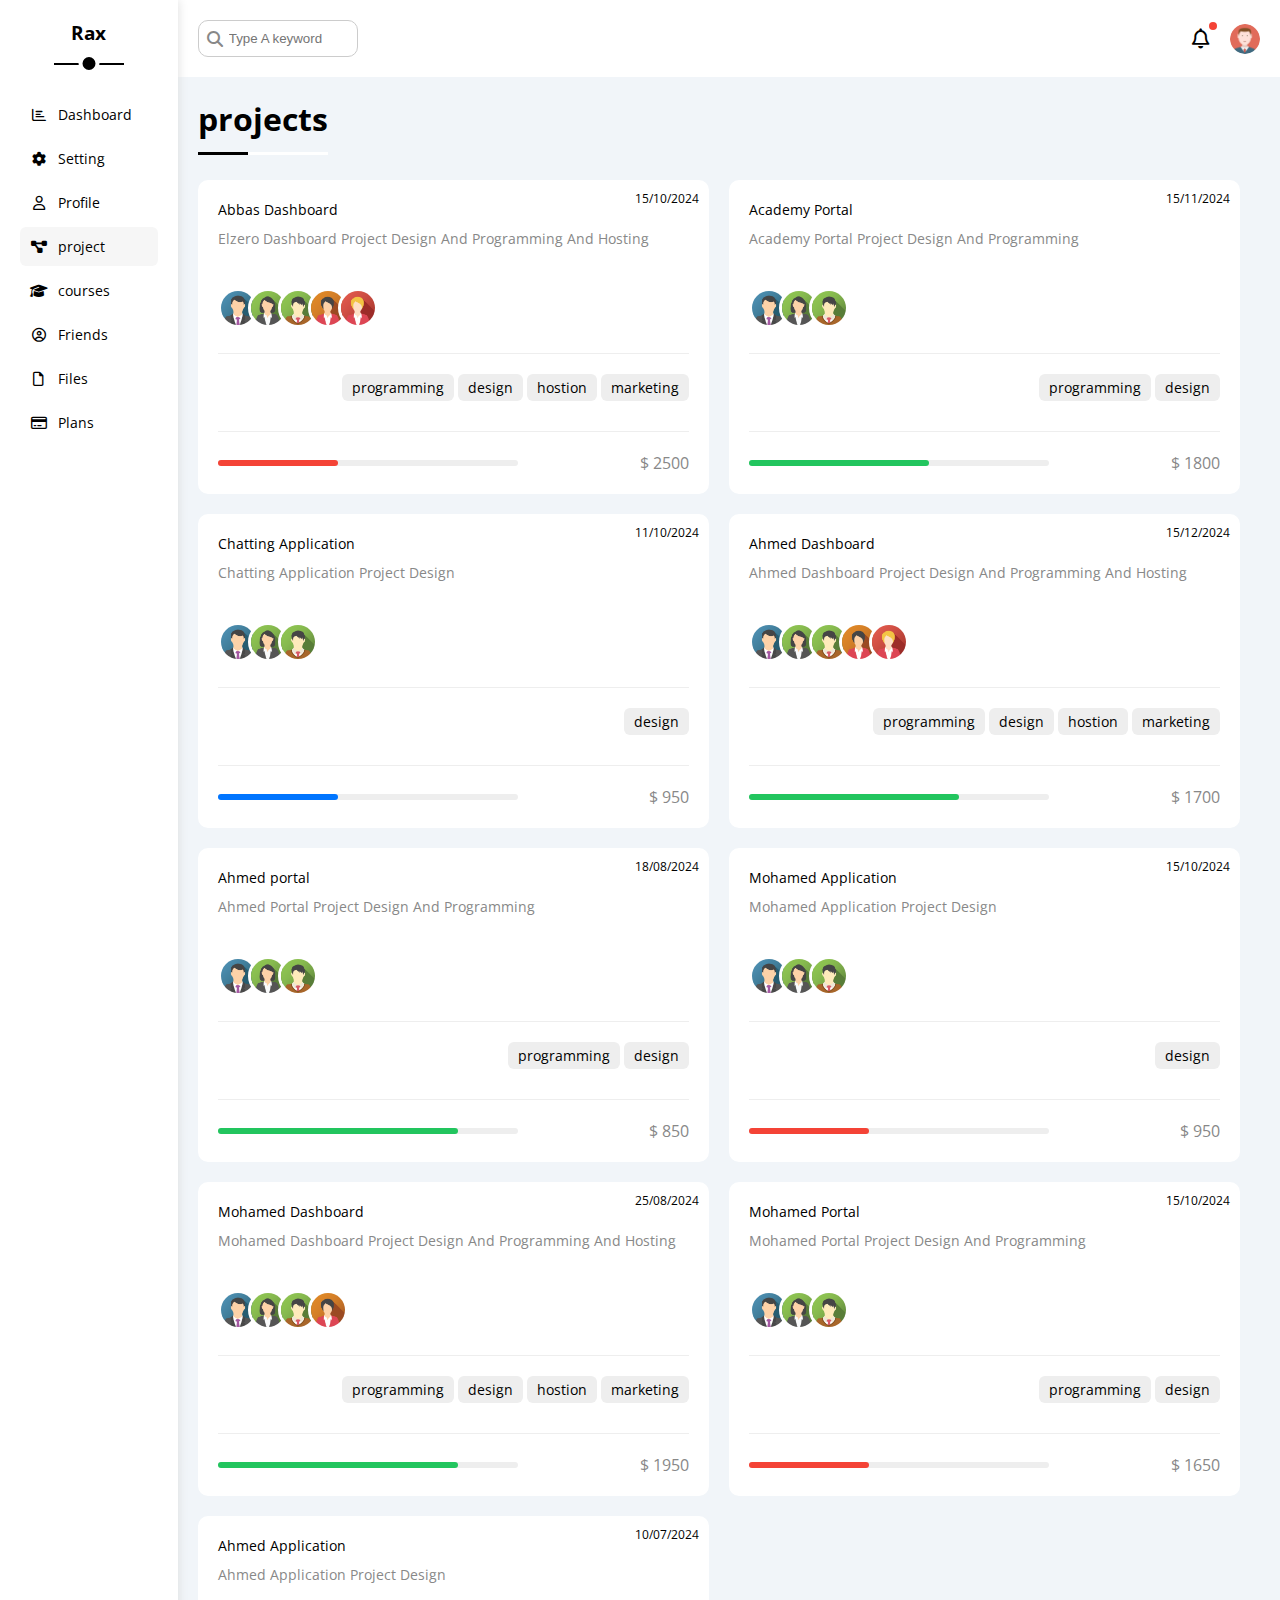
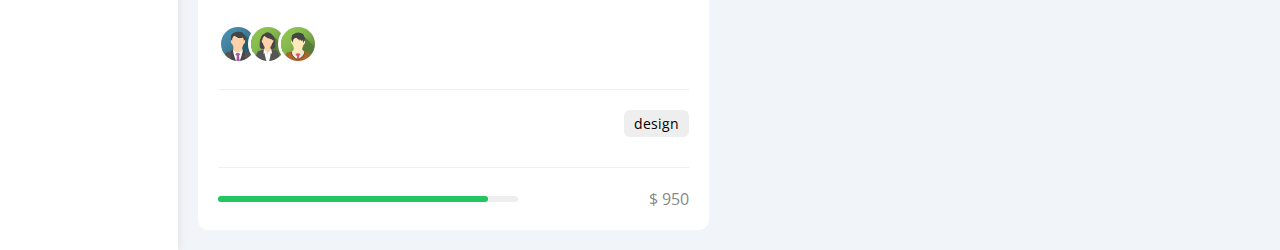
<file: projects.html>
<!DOCTYPE html>
<html lang="en">
<head>
    <meta charset="UTF-8">
    <meta name="viewport" content="width=device-width, initial-scale=1.0">
    <title>projects</title>
    <link rel="stylesheet" href="css/all.min.css">
    <link rel="stylesheet" href="css/framework.css">
    <link rel="stylesheet" href="css/master.css">
    <link rel="preconnect" href="https://fonts.googleapis.com">
    <link rel="preconnect" href="https://fonts.gstatic.com" crossorigin>
    <link href="https://fonts.googleapis.com/css2?family=Open+Sans:ital,wght@0,300..800;1,300..800&display=swap" rel="stylesheet">
</head>
<body>
    <div class="page d-flex ">
        <div class="sidebar bg-white p-20 p-relative ">
            <h3 class="p-relative mt-0 txt-c">Rax</h3>
            <ul>
                <li>
                    <a class="d-flex align-center fs-14 c-black rad-6 p-10" href="index.html">
                        <i class="fa-regular fa-chart-bar fa-fw"></i>
                        <span>Dashboard</span>
                    </a>
                </li>
                <li>
                    <a class=" d-flex align-center fs-14 c-black rad-6 p-10" href="settings.html">
                        <i class="fa-solid fa-gear fa-fw"></i>
                        <span>Setting</span>
                    </a>
                </li>
                <li>
                    <a class=" d-flex align-center fs-14 c-black rad-6 p-10" href="profile.html">
                        <i class="fa-regular fa-user fa-fw"></i>
                        <span>Profile</span>
                    </a>
                </li>
                <li>
                    <a class="active d-flex align-center fs-14 c-black rad-6 p-10" href="projects.html">
                        <i class="fa-solid fa-diagram-project fa-fw"></i>
                        <span>project</span>
                    </a>
                </li>
                <li>
                    <a class="d-flex align-center fs-14 c-black rad-6 p-10" href="courses.html">
                        <i class="fa-solid fa-graduation-cap fa-fw"></i>
                        <span>courses</span>
                    </a>
                </li>
                <li>
                    <a class="d-flex align-center fs-14 c-black rad-6 p-10" href="friends.html">
                        <i class="fa-regular fa-circle-user fa-fw"></i>
                        <span>Friends</span>
                    </a>
                </li>
                <li>
                    <a class="d-flex align-center fs-14 c-black rad-6 p-10" href="files.html">
                        <i class="fa-regular fa-file fa-fw"></i>
                        <span>Files</span>
                    </a>
                </li>
                <li>
                    <a class="d-flex align-center fs-14 c-black rad-6 p-10" href="plans.html">
                        <i class="fa-regular fa-credit-card fa-fw"></i>
                        <span>Plans</span>
                    </a>
                </li>
            </ul>
        </div>
        <div class="content w-full">
            <!-- start top bar -->
            <div class="top-bar bg-white between-flex p-20">
                <div class="search p-relative">
                    <input  class="p-relative p-10 rad-10" type="search" name="search" placeholder="Type A keyword">
                </div>
                <div class="icons d-flex align-center">
                    <span class="notification p-relative">
                        <i class="fa-regular fa-bell fa-lg p-relative"></i>
                    </span>
                    <img class="rad-50" src="imgs/avatar.png" alt="avatar">
                </div>
            </div>
            <!-- end top bar -->
            <h1 class="p-relative">projects</h1>
            <div class="projects-page m-20">
                <div class="card bg-white p-20 rad-10 p-relative">
                    <div class="info">
                        <p class="m-0 fs-14">Abbas Dashboard</p>
                        <p class="c-grey m-0 mt-10 fs-14">Elzero Dashboard Project Design And Programming And Hosting</p>
                    </div>
                    <span class="date">15/10/2024</span>
                    <div class="imgs ">
                        <img src="imgs/team-01.png" alt="">
                        <img src="imgs/team-02.png" alt="">
                        <img src="imgs/team-03.png" alt="">
                        <img src="imgs/team-04.png" alt="">
                        <img src="imgs/team-05.png" alt="">
                    </div>
                    <div class="words ">
                        <span class="btn-shape bg-eee fs-14">programming</span>
                        <span class="btn-shape bg-eee fs-14">design</span>
                        <span class="btn-shape bg-eee fs-14">hostion</span>
                        <span class="btn-shape bg-eee fs-14">marketing</span>
                    </div>
                    <div class="projects-footer between-flex">
                        <div class="prog">
                            <span class="bg-red" style="width:40%;"></span>
                        </div>
                        <p class="c-grey m-0">$ 2500</p>
                    </div>
                </div>
                <div class="card bg-white p-20 rad-10 p-relative">
                    <div class="info">
                        <p class="m-0 fs-14">Academy Portal</p>
                        <p class="c-grey m-0 mt-10 fs-14">Academy Portal Project Design And Programming</p>
                    </div>
                    <span class="date">15/11/2024</span>
                    <div class="imgs ">
                        <img src="imgs/team-01.png" alt="">
                        <img src="imgs/team-02.png" alt="">
                        <img src="imgs/team-03.png" alt="">
                    </div>
                    <div class="words ">
                        <span class="btn-shape bg-eee fs-14">programming</span>
                        <span class="btn-shape bg-eee fs-14">design</span>
                    </div>
                    <div class="projects-footer between-flex">
                        <div class="prog">
                            <span class="bg-green" style="width:60%;"></span>
                        </div>
                        <p class="c-grey m-0">$ 1800</p>
                    </div>

                </div>
                <div class="card bg-white p-20 rad-10 p-relative">
                    <div class="info">
                        <p class="m-0 fs-14">Chatting Application</p>
                        <p class="c-grey m-0 mt-10 fs-14">Chatting Application Project Design</p>
                    </div>
                    <span class="date">11/10/2024</span>
                    <div class="imgs ">
                        <img src="imgs/team-01.png" alt="">
                        <img src="imgs/team-02.png" alt="">
                        <img src="imgs/team-03.png" alt="">
                    </div>
                    <div class="words ">
                        <span class="btn-shape bg-eee fs-14">design</span>
                    </div>
                    <div class="projects-footer between-flex">
                        <div class="prog">
                            <span class="bg-blue" style="width:40%;"></span>
                        </div>
                        <p class="c-grey m-0">$ 950</p>
                    </div>
                </div>
                <div class="card bg-white p-20 rad-10 p-relative">
                    <div class="info">
                        <p class="m-0 fs-14">Ahmed Dashboard</p>
                        <p class="c-grey m-0 mt-10 fs-14">Ahmed Dashboard Project Design And Programming And Hosting</p>
                    </div>
                    <span class="date">15/12/2024</span>
                    <div class="imgs ">
                        <img src="imgs/team-01.png" alt="">
                        <img src="imgs/team-02.png" alt="">
                        <img src="imgs/team-03.png" alt="">
                        <img src="imgs/team-04.png" alt="">
                        <img src="imgs/team-05.png" alt="">
                    </div>
                    <div class="words ">
                        <span class="btn-shape bg-eee fs-14">programming</span>
                        <span class="btn-shape bg-eee fs-14">design</span>
                        <span class="btn-shape bg-eee fs-14">hostion</span>
                        <span class="btn-shape bg-eee fs-14">marketing</span>
                    </div>
                    <div class="projects-footer between-flex">
                        <div class="prog">
                            <span class="bg-green" style="width:70%;"></span>
                        </div>
                        <p class="c-grey m-0">$ 1700</p>
                    </div>
                </div>
                <div class="card bg-white p-20 rad-10 p-relative">
                    <div class="info">
                        <p class="m-0 fs-14">Ahmed portal</p>
                        <p class="c-grey m-0 mt-10 fs-14">Ahmed Portal Project Design And Programming</p>
                    </div>
                    <span class="date">18/08/2024</span>
                    <div class="imgs ">
                        <img src="imgs/team-01.png" alt="">
                        <img src="imgs/team-02.png" alt="">
                        <img src="imgs/team-03.png" alt="">
                    </div>
                    <div class="words ">
                        <span class="btn-shape bg-eee fs-14">programming</span>
                        <span class="btn-shape bg-eee fs-14">design</span>
                    </div>
                    <div class="projects-footer between-flex">
                        <div class="prog">
                            <span class="bg-green" style="width:80%;"></span>
                        </div>
                        <p class="c-grey m-0">$ 850</p>
                    </div>
                </div>
                <div class="card bg-white p-20 rad-10 p-relative">
                    <div class="info">
                        <p class="m-0 fs-14">Mohamed Application</p>
                        <p class="c-grey m-0 mt-10 fs-14">Mohamed Application Project Design</p>
                    </div>
                    <span class="date">15/10/2024</span>
                    <div class="imgs ">
                        <img src="imgs/team-01.png" alt="">
                        <img src="imgs/team-02.png" alt="">
                        <img src="imgs/team-03.png" alt="">
                    </div>
                    <div class="words ">
                        <span class="btn-shape bg-eee fs-14">design</span>
                    </div>
                    <div class="projects-footer between-flex">
                        <div class="prog">
                            <span class="bg-red" style="width:40%;"></span>
                        </div>
                        <p class="c-grey m-0">$ 950</p>
                    </div>
                </div>
                <div class="card bg-white p-20 rad-10 p-relative">
                    <div class="info">
                        <p class="m-0 fs-14">Mohamed Dashboard</p>
                        <p class="c-grey m-0 mt-10 fs-14">Mohamed Dashboard Project Design And Programming And Hosting</p>
                    </div>
                    <span class="date">25/08/2024</span>
                    <div class="imgs ">
                        <img src="imgs/team-01.png" alt="">
                        <img src="imgs/team-02.png" alt="">
                        <img src="imgs/team-03.png" alt="">
                        <img src="imgs/team-04.png" alt="">
                    </div>
                    <div class="words ">
                        <span class="btn-shape bg-eee fs-14">programming</span>
                        <span class="btn-shape bg-eee fs-14">design</span>
                        <span class="btn-shape bg-eee fs-14">hostion</span>
                        <span class="btn-shape bg-eee fs-14">marketing</span>
                    </div>
                    <div class="projects-footer between-flex">
                        <div class="prog">
                            <span class="bg-green" style="width:80%;"></span>
                        </div>
                        <p class="c-grey m-0">$ 1950</p>
                    </div>
                </div>
                <div class="card bg-white p-20 rad-10 p-relative">
                    <div class="info">
                        <p class="m-0 fs-14">Mohamed Portal</p>
                        <p class="c-grey m-0 mt-10 fs-14">Mohamed Portal Project Design And Programming</p>
                    </div>
                    <span class="date">15/10/2024</span>
                    <div class="imgs ">
                        <img src="imgs/team-01.png" alt="">
                        <img src="imgs/team-02.png" alt="">
                        <img src="imgs/team-03.png" alt="">
                    </div>
                    <div class="words ">
                        <span class="btn-shape bg-eee fs-14">programming</span>
                        <span class="btn-shape bg-eee fs-14">design</span>
                    </div>
                    <div class="projects-footer between-flex">
                        <div class="prog">
                            <span class="bg-red" style="width:40%;"></span>
                        </div>
                        <p class="c-grey m-0">$ 1650</p>
                    </div>
                </div>
                <div class="card bg-white p-20 rad-10 p-relative">
                    <div class="info">
                        <p class="m-0 fs-14">Ahmed Application</p>
                        <p class="c-grey m-0 mt-10 fs-14">Ahmed Application Project Design</p>
                    </div>
                    <span class="date">10/07/2024</span>
                    <div class="imgs ">
                        <img src="imgs/team-01.png" alt="">
                        <img src="imgs/team-02.png" alt="">
                        <img src="imgs/team-03.png" alt="">
                    </div>
                    <div class="words ">
                        <span class="btn-shape bg-eee fs-14">design</span>
                    </div>
                    <div class="projects-footer between-flex">
                        <div class="prog">
                            <span class="bg-green" style="width:90%;"></span>
                        </div>
                        <p class="c-grey m-0">$ 950</p>
                    </div>
                </div>

            </div>
        </div>
    </div>
</body>
</html>
</file>
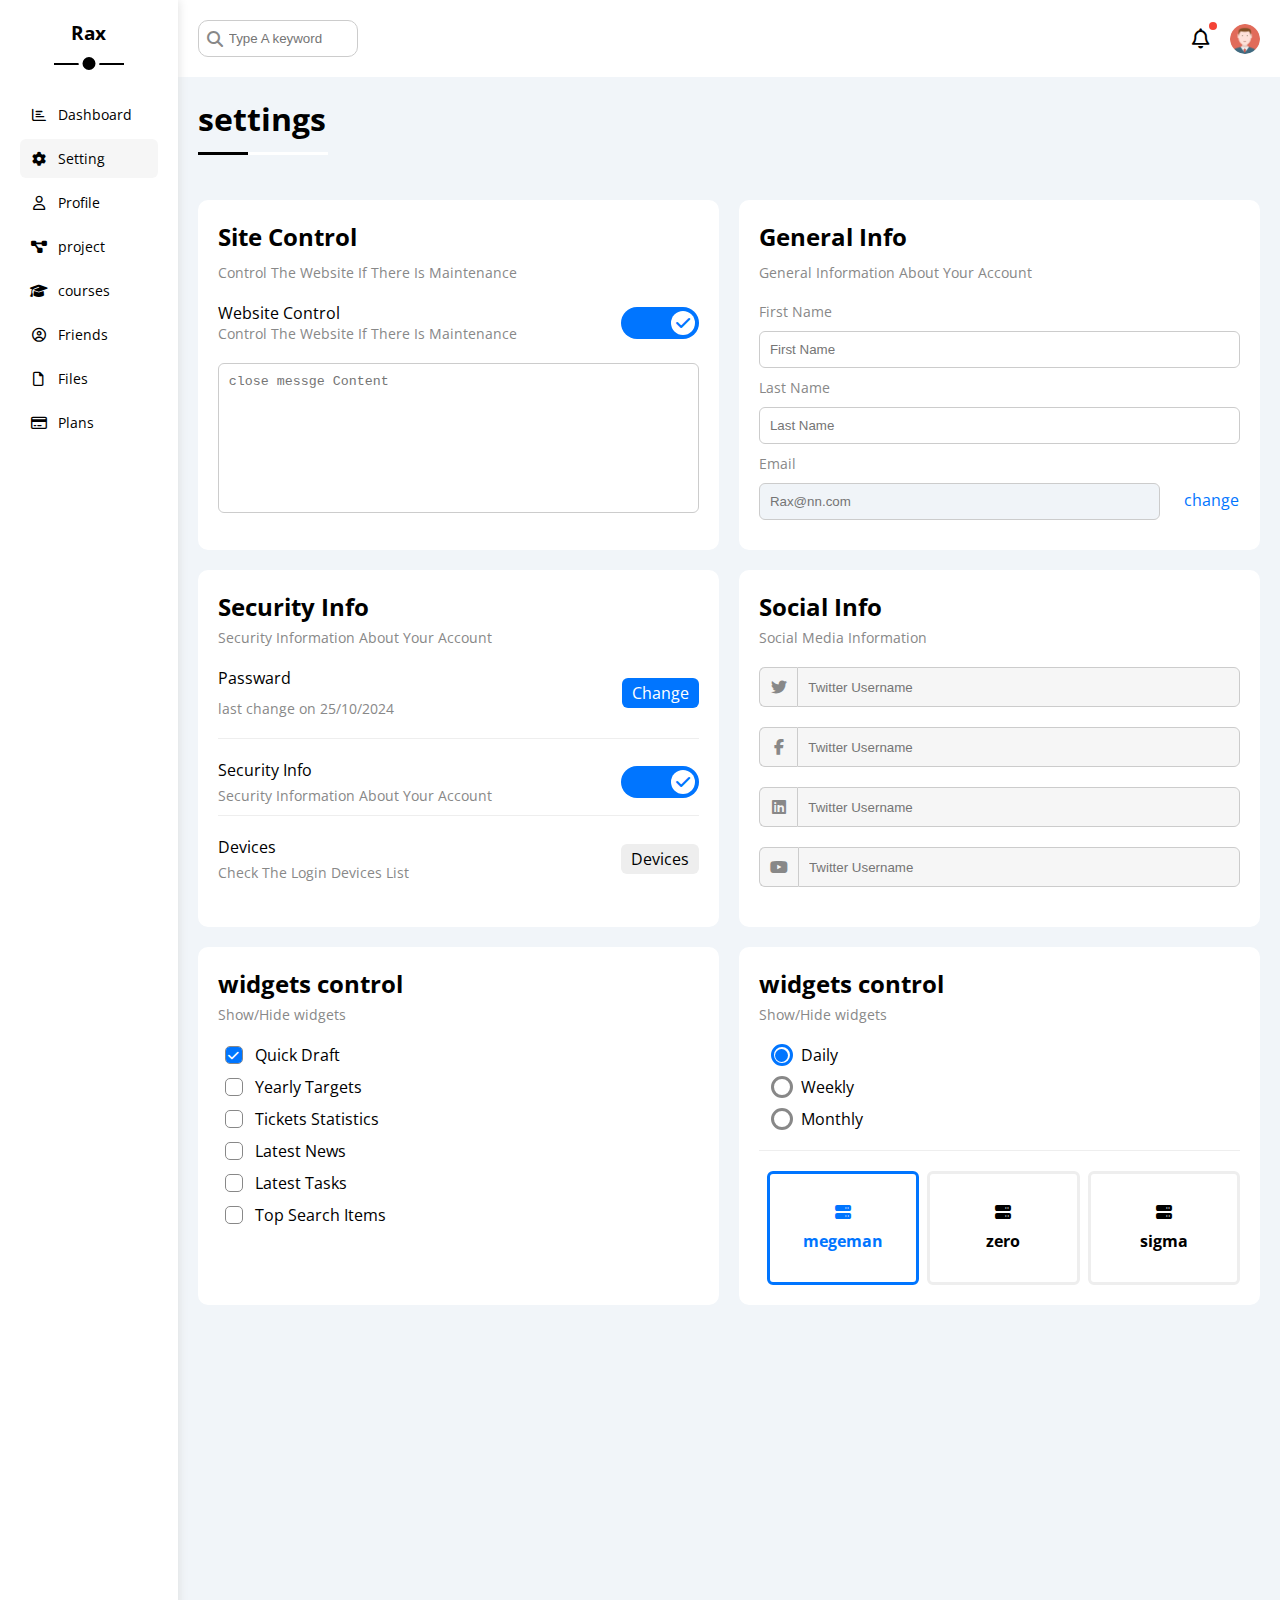
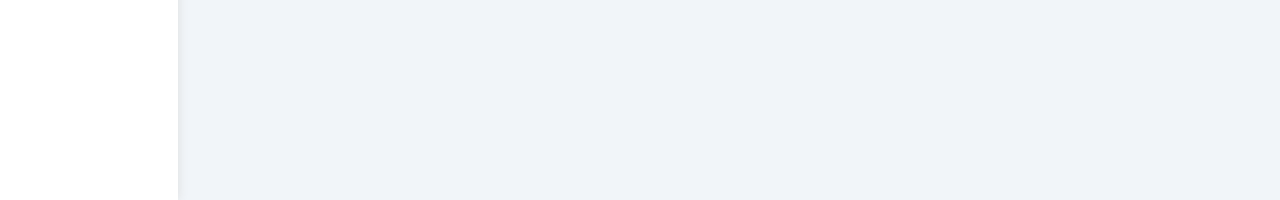
<file: settings.html>
<!DOCTYPE html>
<html lang="en">
<head>
    <meta charset="UTF-8">
    <meta name="viewport" content="width=device-width, initial-scale=1.0">
    <title>settings</title>
    <link rel="stylesheet" href="css/all.min.css">
    <link rel="stylesheet" href="css/framework.css">
    <link rel="stylesheet" href="css/master.css">
    <link rel="preconnect" href="https://fonts.googleapis.com">
    <link rel="preconnect" href="https://fonts.gstatic.com" crossorigin>
    <link href="https://fonts.googleapis.com/css2?family=Open+Sans:ital,wght@0,300..800;1,300..800&display=swap" rel="stylesheet">
</head>
<body>
    <div class="page d-flex ">
        <div class="sidebar bg-white p-20 p-relative ">
            <h3 class="p-relative mt-0 txt-c">Rax</h3>
            <ul>
                <li>
                    <a class="d-flex align-center fs-14 c-black rad-6 p-10" href="index.html">
                        <i class="fa-regular fa-chart-bar fa-fw"></i>
                        <span>Dashboard</span>
                    </a>
                </li>
                <li>
                    <a class="active d-flex align-center fs-14 c-black rad-6 p-10" href="settings.html">
                        <i class="fa-solid fa-gear fa-fw"></i>
                        <span>Setting</span>
                    </a>
                </li>
                <li>
                    <a class="d-flex align-center fs-14 c-black rad-6 p-10" href="profile.html">
                        <i class="fa-regular fa-user fa-fw"></i>
                        <span>Profile</span>
                    </a>
                </li>
                <li>
                    <a class="d-flex align-center fs-14 c-black rad-6 p-10" href="projects.html">
                        <i class="fa-solid fa-diagram-project fa-fw"></i>
                        <span>project</span>
                    </a>
                </li>
                <li>
                    <a class="d-flex align-center fs-14 c-black rad-6 p-10" href="courses.html">
                        <i class="fa-solid fa-graduation-cap fa-fw"></i>
                        <span>courses</span>
                    </a>
                </li>
                <li>
                    <a class="d-flex align-center fs-14 c-black rad-6 p-10" href="friends.html">
                        <i class="fa-regular fa-circle-user fa-fw"></i>
                        <span>Friends</span>
                    </a>
                </li>
                <li>
                    <a class="d-flex align-center fs-14 c-black rad-6 p-10" href="files.html">
                        <i class="fa-regular fa-file fa-fw"></i>
                        <span>Files</span>
                    </a>
                </li>
                <li>
                    <a class="d-flex align-center fs-14 c-black rad-6 p-10" href="plans.html">
                        <i class="fa-regular fa-credit-card fa-fw"></i>
                        <span>Plans</span>
                    </a>
                </li>
            </ul>
        </div>
        <div class="content w-full">
            <!-- start top bar -->
            <div class="top-bar bg-white between-flex p-20">
                <div class="search p-relative">
                    <input  class="p-relative p-10 rad-10" type="search" name="search" placeholder="Type A keyword">
                </div>
                <div class="icons d-flex align-center">
                    <span class="notification p-relative">
                        <i class="fa-regular fa-bell fa-lg p-relative"></i>
                    </span>
                    <img class="rad-50" src="imgs/avatar.png" alt="avatar">
                </div>
            </div>
            <!-- end top bar -->
            <h1 class="p-relative">settings</h1>
            <div class="settings-page">
                <!-- start settings box -->
                <div class="site-control p-20 bg-white rad-10">
                    <h2 class="mt-0 mb-10">Site Control</h2>
                    <p class="c-grey fs-14 mt-0 mb-20">Control The Website If There Is Maintenance</p>
                    <div class="option between-flex">
                        <div class="info">
                            <p class="m-0">Website Control</p>
                            <p class="c-grey fs-14 m-0">Control The Website If There Is Maintenance</p>
                        </div>
                        <label>
                            <input class="toggle-checkbox" type="checkbox" checked>
                            <div class="toggle-switch"></div>
                        </label>
                    </div>
                    <form action="" class="mt-20">
                        <textarea class="w-full" name="messge" placeholder="close messge Content"></textarea>
                    </form>
                </div>
                <!-- start general info -->
                <div class="general-info p-20 bg-white rad-10">
                    <h2 class="mt-0 mb-10">General Info</h2>
                    <p class="c-grey fs-14 mt-0 mb-20">General Information About Your Account</p>
                    <form action="">
                        <div>
                            <label class="d-block c-grey fs-14" for="f-name" >First Name</label>
                            <input class="d-block w-full p-10 mt-10 mb-10 rad-6" type="text" name="" id="f-name" placeholder="First Name">
                        </div>
                        <div>
                            <label class="d-block c-grey fs-14" for="l-name" >Last Name</label>
                            <input class="d-block w-full p-10 mt-10 mb-10 rad-6" type="text" name="" id="l-name" placeholder="Last Name">
                        </div>
                        <div class="">
                            <label class="d-block c-grey fs-14" for="e-mail" >Email</label>
                            <input class="w-full p-10 mt-10 mb-10 rad-6" type="email" name="" id="e-mail" placeholder="Rax@nn.com" disabled>
                            <a class="c-blue ml-20" href="#">change</a>
                        </div>
                    </form>

                </div>
                <!-- end general info -->
                <!-- start security info -->
                <div class="security-info p-20 bg-white rad-10">
                    <h2 class="mt-0 mb-5">Security Info</h2>
                    <p class="c-grey fs-14 mt-0 mb-20 ">Security Information About Your Account</p>
                    <div class="password between-flex align-center pb-10 pb-20">
                        <div class="info ">
                            <p class="mt-0 mb-10">Passward</p>
                            <p class="c-grey fs-14 mt-0 mb-0">last change on 25/10/2024</p>
                        </div>
                        <a class="ptn-shape bg-blue c-white btn-shape" href="#">Change</a>
                    </div>
                    <div class="two-fa-auth between-flex pt-20 pb-10">
                        <div class="info ">
                            <p class="mt-0 mb-5">Security Info</p>
                            <p class="c-grey fs-14 mt-0 mb-0">Security Information About Your Account</p>
                        </div>
                        <label>
                            <input class="toggle-checkbox" type="checkbox" checked>
                            <div class="toggle-switch"></div>
                        </label>
                    </div>
                    <div class="password between-flex align-center mt-20 mb-10">
                        <div class="info ">
                            <p class="mt-0 mb-5">Devices</p>
                            <p class="c-grey fs-14 mt-0 mb-0">Check The Login Devices List</p>
                        </div>
                        <a class="ptn-shape bg-eee btn-shape c-black" href="#">Devices</a>
                    </div>
                </div>
                <!-- end  security info -->
                <!-- start social  -->
                <div class="social p-20 bg-white rad-10">
                    <h2 class="mt-0 mb-5">Social Info</h2>
                    <p class="c-grey fs-14 mt-0 mb-20 ">Social Media Information</p>
                    <form action="">
                        <div class="input d-flex mb-20 ">
                            <i class="fa-brands fa-twitter center-flex c-grey"></i>
                            <input class="p-relative bg-eee w-full p-10" type="text" placeholder="Twitter Username">
                        </div>
                        <div class="input d-flex mb-20 ">
                            <i class="fa-brands fa-facebook-f center-flex c-grey"></i>
                            <input class="p-relative bg-eee w-full p-10" type="text" placeholder="Twitter Username">
                        </div>
                        <div class="input d-flex mb-20 ">
                            <i class="fa-brands fa-linkedin center-flex c-grey"></i>
                            <input class="p-relative bg-eee w-full p-10" type="text" placeholder="Twitter Username">
                        </div>
                        <div class="input d-flex mb-20 ">
                            <i class="fa-brands fa-youtube center-flex c-grey"></i>
                            <input class="p-relative bg-eee w-full p-10" type="text" placeholder="Twitter Username">
                        </div>
                    </form>
                </div>

                <!-- end social  -->
                <!-- start widgets control -->
                <div class="widgets-control p-20 bg-white rad-10">
                    <h2 class="mt-0 mb-5">widgets control</h2>
                    <p class="c-grey fs-14 mt-0 mb-20 ">Show/Hide widgets</p>
                        <div class="control mb-10 d-flex align-center">
                            <input type="checkbox"  id="one" checked>
                            <label for="one">Quick Draft</label>
                        </div>
                        <div class="control mb-10 d-flex align-center">
                            <input type="checkbox"  id="two">
                            <label for="two">Yearly Targets</label>
                        </div>
                        <div class="control mb-10 d-flex align-center">
                            <input type="checkbox"  id="three">
                            <label for="three">Tickets Statistics</label>
                        </div>
                        <div class="control mb-10 d-flex align-center">
                            <input type="checkbox" id="four">
                            <label for="four">Latest News</label>
                        </div>
                        <div class="control mb-10 d-flex align-center">
                            <input type="checkbox" id="five">
                            <label for="five">Latest Tasks</label>
                        </div>
                        <div class="control mb-10 d-flex align-center">
                            <input type="checkbox" id="six">
                            <label for="six">Top Search Items</label>
                        </div>
                </div>
                <!-- end widgets control -->
                <!-- start Backup Manger -->
                <div class="backup-manger p-20 bg-white rad-10">
                    <h2 class="mt-0 mb-5">widgets control</h2>
                    <p class="c-grey fs-14 mt-0 mb-20 ">Show/Hide widgets</p>
                    <div class="up">
                        <div class="date mb-10">
                            <input type="radio" id="daily" name="up" checked>
                            <label for="daily">Daily</label>
                        </div>
                        <div class="date mb-10">
                            <input type="radio" id="weekly" name="up">
                            <label for="weekly">Weekly</label>
                        </div>
                        <div class="date mb-10">
                            <input type="radio" id="monthly" name="up">
                            <label for="monthly">Monthly</label>
                        </div>
                    </div>
                    <div class="servers d-flex align-center">
                            <input type="radio" id="megeman" name="servers" checked>
                            <div class="server">
                                <label for="megeman">
                                    <i class="fa-solid fa-server d-block mb-10"></i>
                                    megeman 
                                </label>
                            </div>
                            <input type="radio" id="zero" name="servers">
                            <div class="server">
                                <label for="zero">
                                    <i class="fa-solid fa-server d-block mb-10"></i>
                                    zero
                                </label>
                            </div>
                            <input type="radio" id="sigma" name="servers">
                            <div class="server">
                                <label for="sigma">
                                    <i class="fa-solid fa-server d-block mb-10"></i>
                                    sigma 
                                </label>
                            </div>
                    </div>
                </div>

                <!-- end Backup Manger -->
            </div>
                <!-- end settings box -->
        </div>
    </div>
</body>
</html>
</file>
<file: css/framework.css>
:root {
    --blue-color: #0075ff;
    --blue-alt-color: #0d69d5;
    --orange-color: #f59e0b;
    --green-color: #22c55e;
    --red-color: #f44336;
    --grey-color: #888;
}
/* start boxing */
.d-flex {
    display: flex;
}
.jc-between {
    justify-content: space-between;
}
.align-center {
    align-items: center;
}
.grow {
    flex-grow: 1;
} 
.d-grid {
    display: grid;
}
.gap-20 {
    gap: 20px;
}
.d-block {
    display: block;
}
@media (max-width:767px) {
.black-mobile {
    display: block;
}
}
@media (max-width:767px) {
.none-mobile {
    display: none;
}
}
/* end boxing */
/* start size */
.w-full {
    width: 100%;
}
.w-fit {
    width: fit-content;
}
/* end size */
/* start padding and margin  */
.p-5 {
    padding: 5px;
}
.p-10 {
    padding: 10px;
}
.p-20 {
    padding: 20px;
}
.pt-5 {
    padding-top: 5px;
}
.pt-10 {
    padding-top: 10px;
}
.pt-20 {
    padding-top: 20px;
}
.pl-10 {
    padding-left: 10px;
}
.pl-20 {
    padding-left: 20px;
}
.pl-40 {
    padding-left: 40px;
}
.pb-5 {
    padding-bottom: 5px;
}
.pb-10 {
    padding-bottom: 10px;
}
.pb-20 {
    padding-bottom: 20px;
}
.m-0 {
    margin: 0px;
}
.m-10 {
    margin: 10px;
}
.m-20 {
    margin: 20px;
}
.mr-0 {
    margin-right: 0;
}
.mr-5 {
    margin-right: 5px;
}
.mr-10 {
    margin-right: 10px;
}
.mr-20 {
    margin-right: 20px;
}
.mt-0 {
    margin-top: 0;
}
.mt-5 {
    margin-top: 5px;
}
.mt-10 {
    margin-top: 10px;
}
.mt-20 {
    margin-top: 20px;
}
.mb-0 {
    margin-bottom: 0px;
}
.mb-5 {
    margin-bottom: 5px;
}
.mb-10 {
    margin-bottom: 10px;
}
.mb-20 {
    margin-bottom: 20px;
}
.ml-10 {
    margin-left: 10px;
}
.ml-20 {
    margin-left: 20px;
}
/* end padding and margin  */
/* start color */
.bg-white {
    background-color: white;
}
.bg-eee {
    background-color: #eee;
}
.bg-blue {
    background-color: #0075ff;
}
.bg-green {
    background-color: #22c55e;
}
.bg-orange {
    background-color: #f59e0b;
}
.bg-red {
    background-color: #f44336;
}
.c-white {
    color: white;
}
.c-black {
    color: black;
}
.c-grey {
    color: #888;
}
.c-blue {
    color: #0075ff;
}
.c-red {
    color: #f44336;
}
.c-green{
    color: #22c55e;
}
.c-orange {
    color: #f59e0b;
}
/* end color */
/* start position */
.p-relative {
    position: relative;
}
/* end position */
/* start font */
.txt-c {
    text-align: center;
}
.fs-14 {
    font-size: 14px;
}
.fs-12 {
    font-size: 12px;
}
.fw-bold {
    font-weight: bold;
}
@media (max-width:767px) {
    .txt-c-mobile {
        text-align: center;
    }
}
/* end font */
/* start border  */
.b-none {
    border: none;
}
.rad-6 {
    border-radius: 6px;
}
.rad-10 {
    border-radius: 10px;
}
.rad-20 {
    border-radius: 20px;
}
.rad-50 {
    border-radius: 50%;
}
/* end border  */
/* start components */
.center-flex {
    display: flex;
    justify-content: center;
    align-items: center;
}
.between-flex {
    display: flex;
    justify-content: space-between;
    align-items: center;
}
.btn-shape {
    padding: 4px 10px;
    border-radius: 6px;
}

/* end components */
</file>
<file: css/master.css>
:root {
    --blue-color: #0075ff;
    --blue-alt-color: #0d69d5;
    --orange-color: #f59e0b;
    --green-color: #22c55e;
    --red-color: #f44336;
    --grey-color: #888;
}
* {
    box-sizing: border-box;
    -moz-box-sizing: border-box;
    -webkit-box-sizing: border-box;
}
body {
    font-family: "Open Sans", sans-serif;
    margin: 0;
}
*:focus {
    outline: none;
}
ul {
    list-style: none;
    padding: 0;
}
a {
    text-decoration: none;
}
.page {
    background-color: #f1f5f9;
    min-height: 200vh;
}
::-webkit-scrollbar {
    width: 15px;
}
::-webkit-scrollbar-track {
    background-color: white;
}
::-webkit-scrollbar-thumb {
    background-color: var(--blue-color);
}
::-webkit-scrollbar-thumb:hover {
    background-color: var(--blue-alt-color);
} 
/* start sidebar */
.sidebar {
    width: 200px;
    box-shadow: 0 0 10px #ddd;
}
.sidebar > h3 {
    margin-bottom:50px ;
}
@media (min-width:767px) {
.sidebar > h3::after, 
.sidebar > h3::before {
    content: "";
    position: absolute;
    left: 50%;
    transform: translateX(-50%);
    background-color: black;
}
.sidebar > h3::before {
    width: 70px;
    height: 2px;
    bottom: -20px;
}
.sidebar > h3::after {
    width: 13px;
    height: 13px;
    bottom: -29px;
    border-radius: 50%;
    border: 4px solid white;
}
}
.sidebar ul a {
    margin-bottom: 5px;
    transition: 0.3s;
}
.sidebar ul a:hover,
.sidebar ul a.active {
    background-color: #f6f6f6f6;
}
.sidebar ul a i {
    margin-right: 10px;
}
.sidebar ul a span {
    font-size: 14px;
}
@media (max-width:767px) {
.sidebar {
    width: 58px;
    padding: 10px;
}
.sidebar h3 {
    font-size: 16px;
    margin-bottom: 15px;
}
.sidebar ul a span {
    display: none;
}
    
}
/* end sidebar */
/* start top bar */
.content {
    overflow: hidden;
}
.top-bar {
    justify-content: space-between;
}
.top-bar .search::before {
    content: "\f002";
    font-family: "Font Awesome 5 Free";
    font-weight: 900;
    color: var(--grey-color);
    position: absolute;
    left: 9px;
    top: 50%;
    transform: translateY(-50%);
    z-index: 2;
}
.top-bar .search input {
    padding-left: 30px;
    border: 1px solid #ccc;
    position: relative;
    width: 160px;
    transition: 0.7s;
}
.top-bar .search input:focus {
    width: 200px;
}
.top-bar .search input::placeholder {
    transition: 0.7s;
}
.top-bar .search input:focus::placeholder {
    opacity: 0;
}
.top-bar .icons .notification::after {
    content: "";
    position: absolute;
    width: 8px;
    height: 8px;
    background-color: var(--red-color);
    border-radius: 50%;
    top: -6px;
    right: -7px;
}
.top-bar .icons img {
    width: 30px;
    margin-left: 20px;
}
.page h1 {
    margin: 20px;
    margin-bottom: 40px;
}
.page h1::before,
.page h1::after {
    content: "";
    position: absolute;
    height: 3px;
    bottom: -15px;
    left: 0;
}
.page h1::before {
    background-color: white;
    width: 130px; 
}
.page h1::after {
    background-color: black;
    width: 50px;
}
/* end top bar */
/* start wrapper */
.wrapper {
    grid-template-columns: repeat(auto-fill, minmax(450px,1fr));
    margin-left: 20px;
    margin-right: 20px;
    margin-bottom: 20px;
}
@media (max-width:767px) {
.wrapper {
    grid-template-columns: minmax(200px,1fr);
    margin-left: 10px;
    margin-right: 10px;
    gap: 10px;
}
}
/* end wrapper */
/* start welcome */
.welcome {
    overflow: hidden;
}
.welcome .title {
    background-color: #eee;
}
.welcome .title img {
    width: 200px;
}
.welcome .title .info h2 {
}
.welcome .title .info p {
    margin: 0;
    margin-top: 10px;
    margin-bottom: 40px;
    font-size: 18px;
    color: var(--grey-color);
}
.welcome .user {

}
.welcome .user img {
    width: 70px;
    height: 70px;
    border-radius: 50%;
    position: absolute;
    top: -115px;
    left: 20px;
    border: 3px solid white;
    box-shadow: 0 0 5px #ddd;
}
@media (max-width:767px) {
.welcome .user img {
    left: 50%;
    transform: translateX(-50%);
}
}
.welcome .user .info {
    justify-content: space-around;
    margin-top: 75px;
    margin-bottom: 30px;
    border-top: 1px solid #eee ;
    border-bottom: 1px solid #eee;
}
@media (max-width:767px) {
.welcome .user .info {
    flex-direction: column;
}
}
@media (max-width:767px) {
.welcome .user .info > div {
    margin-bottom: 20px;
}
}
.welcome .user .info p {
    margin: 0;
}
.welcome .user .info span {
    margin-top: 10px;
    display: block;
    color: var(--grey-color);
}
.welcome .bottom {
    display: flex;
    justify-content: flex-end;
    margin: 20px;
}
.welcome a.profile {
    background-color: var(--blue-color);
    margin: 0px 15px 15px auto; 
    color: white;
    transition: 0.3s;
}
.welcome a.profile:hover {
    background-color: var(--blue-alt-color);
}

/* end welcome */
/* start quick draft widget */
.quick-draft {

}
.quick-draft h2 {

}
.quick-draft p {

}
.quick-draft form .form  {
}
.quick-draft form textarea.form {
    height: 180px;
    resize: none;
}
.quick-draft form .save {
    display: block;
    width: fit-content;
    margin-left: auto;
    background-color: var(--blue-color);
    color: white;
    transition: .3s;
    cursor: pointer;
}
.quick-draft form .save:hover {
    background-color: var(--blue-alt-color);
}

/* end quick draft widget */
/* start Yearly Target  */
.yearly-targets .box {
    margin-bottom: 20px;
    align-items: center;
}
.yearly-targets .box .icon {
    width: 80px;
    height: 80px;
}
.yearly-targets .money .icon ,
.yearly-targets .money .info .progres {
    background-color: rgb(0 117 255 / 20%);
}
.yearly-targets .projects .icon ,
.yearly-targets .projects .info .progres {
    background-color: rgb(245 158 11 / 20%);
}
.yearly-targets .team .icon ,
.yearly-targets .team .info .progres {
    background-color: rgb(34 197 94 / 20%);
}
.yearly-targets .box .info {
    margin-left: 20px;
    flex: 1;
}
.yearly-targets .box .info > span {
    margin-bottom: 10px;
}
.yearly-targets .box .info .progres {
    width: 100%;
    height: 4px;
}
.yearly-targets .box .info .progres > span {
    display: block;
    height: 100%;
    position: relative;
}
.yearly-targets .box .info .progres > span::before {
    content: "";
    position: absolute;
    border-style: solid;
    border-width: 10px;
    right: -9px;
    top: -16px;
}
.yearly-targets .money .info .progres span::before {
    border-color: var(--blue-color) transparent transparent transparent;
}
.yearly-targets .projects .info .progres span::before {
    border-color: var(--orange-color) transparent transparent transparent;
}
.yearly-targets .team .info .progres span::before {
    border-color: var(--green-color) transparent transparent transparent;
}
.yearly-targets .box .info .progres > span span {
    position: absolute;
    background-color: inherit;
    color: white;
    font-size: 12px;
    padding: 3px;
    border-radius: 3px;
    right: -14px;
    top: -35px;
}
/* end Yearly Target  */
/* start tickets */
.tickets .boxs {
    display: grid;
    grid-template-columns: repeat(auto-fill,minmax(200px,1fr));
    gap: 20px;
}
.tickets .boxs .box {
    border: 1px solid #eee;
    padding: 20px;
    display: flex;
    flex-direction: column;
    justify-content: center;
    align-items: center;
}
.tickets .boxs .box p {
    margin: 0;
}
.tickets .boxs .box p:first-of-type {
    font-weight: bold;
    font-size: 20px;
    margin-bottom: 10px;
}

/* end tickets */
/* start news */
.news .col:not(:last-child) {
    border-bottom: 1px solid #eee;
    padding-bottom: 20px;
    margin-bottom: 20px;
}
.news .col img {
    width: 100px;
    margin-right: 20px;
}
.news .col .info {
    flex-grow: 1;
}
@media (max-width:767px) {
.news .col {
    flex-direction: column;
    text-align: center;
}
.news .col img {
    margin-bottom: 20px;
}
.news .col .holder .info {
    margin-top: 10px;
    margin-bottom: 10px;
}
.news .col span{
    margin-top: 20px;
}
}
/* end news */
/* start tasks */
.tasks .row:not(:last-child) {
    border-bottom: 1px solid #eee;
}
.tasks .row .info {
    /* flex-grow: 1; */
}
.tasks .done {
    opacity: 0.3;
}
.tasks .done .info {
    text-decoration: line-through;
}
.tasks .row .delete {
    cursor: pointer;
    transition: .3s;
}
.tasks .row .delete:hover {
    color: var(--red-color);
}

/* end tasks */
/* start top search */

/* end top search */
/* start last uploads */
.last-uploads .file:not(:last-of-type) {
    padding-bottom: 10px;
    margin-bottom: 10px;
    border-bottom: 1px solid #eee;
}
.last-uploads .file img {
    width: 40px;
    margin-right: 10px;
}
.last-uploads .file .info {
    flex: 1;
}
/* end last uploads */
/* start project-prog */
.project-prog .proj-tasks::before {
    content: "";
    position: absolute;
    height: calc(100% + 10px);
    top: 5px;
    width: 4px;
    background-color: var(--blue-color);
    left: 3px;
}
.project-prog .proj-tasks .task::before {
    content: "";
    position: absolute;
    width: 20px;
    height: 20px;
    border-radius: 50%;
    background-color: white;
    border: 3px solid white;
    outline: 3px solid var(--blue-color);
    left: -28px;
    top: 50%;
    transform: translateY(-50%);
}
.project-prog .proj-tasks .task.done::before {
    background-color: var(--blue-color);
}
.project-prog .proj-tasks .task.doing::before {
    animation: flashing 1s infinite alternate;
}
@keyframes flashing {
    0% {
        background-color: var(--blue-color);
    }
    100% {
        background-color: white;
    }
}
.project-prog img {
    position: absolute;
    right: 10px;
    bottom: 5px;
    width: 150px;
    opacity: 0.2;
}
/* end project-prog */
/* start reminders */
.reminders .row:not(:last-of-type) {
    margin-bottom: 20px;
}
.reminders .row::before {
    content: "";
    position: absolute;
    height: 100%;
    width: 2px;
    background-color: var(--blue-color);
    left: 25px;
}
.reminders .row::after {
    content: "";
    position: absolute;
    width: 15px;
    height: 15px;
    border-radius: 50%;
    background-color: var(--blue-color);
    left: 0px;
    top: 50%;
    transform: translateY(-50%);
}
.reminders .blue::before,
.reminders .blue::after {
    background-color: var(--blue-color);
}
.reminders .green::before,
.reminders .green::after {
    background-color: var(--green-color);
}
.reminders .orange::before,
.reminders .orange::after {
    background-color: var(--orange-color);
}
.reminders .red::before,
.reminders .red::after {
    background-color: var(--red-color);
}
/* end reminders */
/* start last post */
.last-post .user-state {
    padding-bottom: 20px;
}
.last-post .user-state img {
    width: 50px;
    margin-right: 20px;
}
.last-post .post-contant {
    min-height: 150px;
    border-top: 1px solid #eee;
    border-bottom: 1px solid #eee;
}
.last-post .post-contant p {
    padding-top: 10px;
    padding-bottom: 30px;
    line-height: 1.7;
    font-size: 17px;
}
/* end last post */
/* start social media */
.social-media .row i {
    width: 50px;
    height: 50px;
    margin-right: 20px;
    transition: .3s;
}
.social-media .row i:hover {
    transform: rotate(5deg);
}
.social-media .row p {
    flex-grow: 1;
}
.social-media .row span {
    margin-right: 20px;
}
.social-media .twitter i, 
.social-media .twitter span {
    background-color: #1da1f2;
}
.social-media .facebook i, 
.social-media .facebook span {
    background-color: #1877f2;
}
.social-media .youtube i, 
.social-media .youtube span {
    background-color: #ff0000;
}
.social-media .linkedin i, 
.social-media .linkedin span {
    background-color: #0077b5;
}
.social-media .twitter {
    background-color: rgb(29 161 242 / 20%);
    color: #1da1f2;
}
.social-media .facebook {
    background-color: rgb(24 119 242 / 20%);
    color: #1da1f2;
}
.social-media .youtube {
    background-color: rgb(255 0 0 / 20%);
    color: #ff0000;
}
.social-media .linkedin {
    background-color: rgb(0 119 181 / 20%);
    color: #0077b5;
}
/* end social media */
/* start projects  */
.table-projects {
    margin-left: 20px;
    margin-right: 20px;
    margin-bottom: 20px;
    overflow-x: auto;
}
@media (max-width:767px) {
.table-projects {
    margin-left: 10px;
    margin-right: 10px;
}
}
.table-projects table {
    width: 100%;
    min-width: 1000px;
    border-collapse: collapse;
}
.table-projects table tr:not(:first-of-type) {
    transition: .3s;
}
.table-projects table tr:not(:first-of-type):hover {
    background-color: #eeeeee86;
}
.table-projects table tr th,
.table-projects table tr td {
    padding: 15px;
    border: 1px solid #eee;
    margin: 0;
}
.table-projects table tr:first-of-type {
    background-color: #eee;
}
.table-projects table tr td img {
    width: 30px;
    border-radius: 50%;
    border: 2px solid white;
}
.table-projects table tr td img:not(:first-of-type) {
    margin-left: -20px;
}
/* end projects  */
/* start settings */
.settings-page {
    display: grid;
    grid-template-columns: repeat(auto-fill, minmax(450px,1fr));
    gap: 20px;
    padding: 20px;
}
@media (max-width:767px) {
.settings-page {
    grid-template-columns: minmax(100px,1fr);
    gap: 10px;
    padding: 10px;
}
}
/* end settings */
/* start site control */
.toggle-checkbox {
    -webkit-appearance: none;
    -moz-appearance: none;
    appearance: none;
    display: none;
}
.toggle-switch {
    width: 78px;
    height: 32px;
    border-radius: 50px;
    background-color: #eee;
    cursor: pointer;
    position: relative;
}
.toggle-switch::before {
    content: "\f00d";
    position: absolute;
    font-family: "Font Awesome 5 Free";
    font-weight: 900;
    color: #aaa;
    background-color: white;
    display: flex;
    justify-content: center;
    align-items: center;
    width: 24px;
    height: 24px;
    border-radius: 50%;
    left: 5px;
    top: 4px;
    transition: .3s;
}
.toggle-checkbox:checked + .toggle-switch {
    background-color: var(--blue-color);
}
.toggle-checkbox:checked + .toggle-switch::before {
    content: "\f00c";
    color: var(--blue-color);
    left: 50px;
}
.settings-page .site-control form textarea {
    min-height: 150px;
    border-color: #ccc;
    resize: none;
    border-radius: 6px;
    padding: 10px;
}
/* end site control */
/* start general info */
.general-info form input {
    border: 1px solid #ccc;
}
.general-info form input:disabled {
    display: inline-flex;
    width: calc(100% - 80px);
}
.general-info :disabled {
    cursor: no-drop;
    background-color: #f0f4f8;
    color: #bbb;
}
/* end general info */
/* start security */
.security-info > div:not(:last-of-type) {
    border-bottom: 1px solid #eee;
}
.security-info a:hover {
    background-color: var(--blue-alt-color);
}
/* end security */
/* start social media  */
.social form input {
    border: 1px solid #ccc;
    border-radius: 0 6px 6px 0;
    background-color: #f6f6f6;
    height: 40px;
}
.social form .input i {
    width: 40px;
    height: 40px;
    border: 1px solid #ccc;
    border-right: none;
    border-radius: 6px 0 0 6px;
    background-color: #f6f6f6;
    padding: 10px;
    transition: .3s;
}
.social form .input:focus-within  i {
    color: black;
}
/* end social media  */
/* start widget control */
.widgets-control .control input[type=checkbox] {
    appearance: none;
    -webkit-appearance: none;
    -moz-appearance: none;
}
.widgets-control .control label {
    position: relative;
    padding-left: 30px;
    cursor: pointer;
}
.widgets-control .control label::before {
    content: "";
    position: absolute;
    left: 0;
    width: 16px;
    height: 16px;
    border: 1px solid var(--grey-color);
    top: 50%;
    margin-top: -9px;
    border-radius: 5px;
}
.widgets-control .control label:hover::before {
    border-color: var(--blue-color);
}
.widgets-control .control label::after {
    content: "\f00c";
    font-family: "Font Awesome 5 Free";
    font-weight: 900;
    position: absolute;
    left: 1px;
    width: 16px;
    height: 16px;
    top: 50%;
    margin-top: -8px;
    border-radius: 4px;
    background-color: var(--blue-color);
    color: white;
    font-size: 12px;
    display: flex;
    justify-content: center;
    align-items: center;
    transform: scale(0) rotate(360deg);
    transition: .3s;
}
.widgets-control .control input[type=checkbox]:checked + label::after {
    transform: scale(1);
}
/* end widget control */
/* start backup control */
.backup-manger .up input[type=radio] {
    appearance: none;
    -webkit-appearance: none;
    -moz-appearance: none;
}
.backup-manger .up label {
    padding-left: 30px;
    cursor: pointer;
    position: relative;
}
.backup-manger .up label::before {
    content: "";
    position: absolute;
    width: 16px;
    height: 16px;
    border-radius: 50%;
    border: 3px solid var(--grey-color);
    left: 0px;
    top: 50%;
    margin-top: -11px;
}
.backup-manger .up input[type=radio]:checked + label::before {
    border-color: var(--blue-color);
}
.backup-manger .up label::after {
    content: "";
    position: absolute;
    width: 13px;
    height: 13px;
    border-radius: 50%;
    left: 4.5px;
    top: 50%;
    margin-top: -6.5px;
    transform: scale(0) ;
    background-color: var(--blue-color);
    transition: .3s;
}
.backup-manger .up input[type=radio]:checked + label::after {
    transform: scale(1);
}
.backup-manger .servers input[type=radio] {
    appearance: none;
    -webkit-appearance: none;
    -moz-appearance: none;
}
.backup-manger .servers {
    border-top: 1px solid #eee;
    padding-top: 20px;
    margin-top: 20px;
}
@media (max-width:767px) {
.backup-manger .servers {
    flex-wrap: wrap;
}
}
.backup-manger .servers .server {
    width: 100%;
    border: 3px solid #eee;
    border-radius: 6px;
    position: relative;
    padding: 30px;
}
.backup-manger .servers .server label {
    cursor: pointer;
    display: flex;
    align-items: center;
    justify-content: center;
    flex-direction: column;
    transition: .3s;
    font-weight: bolder;
}
.backup-manger .servers input[type=radio]:checked + .server {
    border-color: var(--blue-color);
    color: var(--blue-color);
}

/* end backup control */
/* start profile */
@media (max-width:767px) {
.profile-page .overview  {
    flex-direction: column;
} 
}
.profile-page .overview .details {
    margin: 60px 0px;
    padding: 0 40px;
    text-align: center;
    min-width: 250px;
}
@media (min-width:768px) {
    .profile-page .overview .details {
        border-right: 1px solid #eee;
    }
}
.profile-page .overview .details img {
    width: 120px;
}
.profile-page .overview .details .rating-bar {
    width: 70%;
    height: 6px;
    margin: auto;
    background-color: #eee;
    border-radius: 3px;
    overflow: hidden;
}
.profile-page .overview .details .rating-bar .prog {
    height: 6px;
    background-color: var(--blue-color); 
    display: block;
    border-radius: 3px;
}
@media (max-width:767px) {
.profile-page .overview .info-box {
    text-align: center;
}
}
.profile-page .overview .info-box .col {
    flex-wrap: wrap;
    padding-bottom: 10px;
    transition: .3s;
    font-size: 14px;
} 
.profile-page .overview .info-box .col:hover {
    background-color: #f9f9f9;
}
    flex-wrap: wrap;
@media (max-width:767px) {
.profile-page .overview .info-box .col {
    flex-direction: column;
} 
}
.profile-page .overview .info-box .col:not(:last-of-type) {
    border-bottom: 1px solid #eee;
}
.profile-page .overview .info-box .col > div {
    min-width: 200px;
    padding-bottom: 10px;
} 
@media (max-width:767px) {
.profile-page .overview .info-box .col > div {
    min-width: 100px;
} 
}
@media (max-width:767px) {
.profile-page .overview .info-box .col > div:last-of-type {
    margin: auto;
}
}
/* end profile */
/* start my skills */
.footer {
    gap: 20px;
}
@media (max-width:992px) {
.footer {
    flex-direction: column;
}
}
.footer .my-skills {
    flex-grow: 1;
    min-width: 300px;
}
.footer .my-skills .row:not(:last-of-type) {
    padding-bottom: 20px;
    margin-bottom: 20px;
    border-bottom: 1px solid #eee;
}
.footer .my-skills .row span {
    font-size: 14px;
}
/* end my skills */
/* start Activities  */
.footer .activities {
    flex-grow: 2;
}
.activities .row:not(:last-of-type) {
    border-bottom: 1px solid #eee;
    padding-bottom: 20px;
    margin-bottom: 20px;
}
.activities .row img {
    width: 90px;
    padding-right: 20px;
}
.activities .row .info p:last-of-type,
.activities .row .left p {
    font-size: 14px;
}
@media (max-width:767px) {
.footer .activities .row {
    flex-direction: column;
    text-align: center;
}
.footer .activities .row .right {
    flex-direction: column;
}
.footer .activities .row img {
    margin-right: 0;
    margin-bottom: 15px;
}
.footer .activities .row .info {
    margin-bottom: 15px;
}
}
/* end Activities  */
.projects-page {
    display: flex;
    gap: 20px;
    flex-wrap: wrap;
}
.projects-page .card {
    width: calc(50% - 20px);
}
@media (max-width:992px) {
.projects-page {
    gap: 10px;
    margin: 10px;
}
.projects-page .card {
    width: 100%;
}
}
.projects-page .card .date {
    position: absolute;
    top: 10px;
    right: 10px;
    font-size: 12px;
}
.projects-page .card .imgs {
    margin-top: 40px;
    margin-bottom: 20px;
    padding-bottom: 20px;
    border-bottom: 1px solid #eee;
}
.projects-page .card .imgs img {
    width: 40px;
    height: 40px;
    border-radius: 50%;
    border: 3px solid white;
    transition: .3s;
    position: relative;
}
.projects-page .card .imgs img:hover {
    z-index: 2;
    margin-right: 10px;
}
.projects-page .card .imgs img:not(:first-of-type) {
    margin-left: -14px;
}
.projects-page .card .words {
    text-align: right;
    margin-bottom: 20px;
    padding-bottom: 20px;
    border-bottom: 1px solid #eee;
}
.projects-page .card .words span {
    margin-bottom: 10px;
    display: inline-flex;
}
.projects-page .card .projects-footer .prog {
    width: 300px;
    max-width: 90%;
    height: 6px;
    border-radius: 3px;
    background-color: #eee;
}
.projects-page .card .projects-footer .prog span {
    height: 6px;
    display: block;
    border-radius: 3px;
}
@media (max-width:992px) {
.projects-page .card .projects-footer {
    flex-direction: column;
}
.projects-page .card .projects-footer .prog {
    margin-bottom: 10px;
}
}
/* start courses */
.courses-page {
    display: grid;
    grid-template-columns: repeat(auto-fill,minmax(300px,1fr));
    gap: 20px;
}
@media (max-width:767px) {
.courses-page {
    grid-template-columns: minmax(200px,1fr);
    gap: 10px;
    margin-left: 10px;
    margin-right: 10px;
}
    
}
.courses-page .course {
    overflow: hidden;
}
.courses-page .course .cover img.background {
    max-width: 100%;
}
.courses-page .cover img.user {
    width: 60px;
    position: absolute;
    left: 20px;
    top: 20px;
    border-radius: 50%;
    border: 2px solid white;
}
.courses-page .course > span {
    width: fit-content;
    margin: 0px auto;
    display: block;
    position: absolute;
    left: 50%;
    transform: translateX(-50%);
    bottom: 47px;
    font-size: 14px;
}
.courses-page .course .info p:last-child {
    line-height: 1.7;
    font-size: 13px;
}
.courses-page .course .course-footer {
    display: flex;
    align-items: center;
    justify-content: space-between;
    padding: 20px;
    margin-top: 20px;
    border-top: 1px solid #eee;
}
/* end courses */
/* start friends  */
.friends-page {
    display: grid;
    grid-template-columns: repeat(auto-fill,minmax(300px,1fr));
    gap: 20px;
    margin: 20px;
}
@media (max-width:767px) {
.friends-page {
    grid-template-columns: minmax(200px,1fr);
    gap: 10px;
    margin-left: 10px;
    margin-right: 10px;
}
}
.friends-page .friend .contact {
    position: absolute;
    top: 10px;
    left: 10px;
}
.friends-page .friend .contact i {
    padding: 10px;
    border-radius: 50%;
    font-size: 13px;
    background-color: #eee;
    cursor: pointer;
    transform: .3s;
}
.friends-page .friend .contact i:hover {
    color: white;
    background-color: var(--blue-color);
}
.friends-page .friend .id {
    margin-top: 20px;
}
.friends-page .friend .id img {
    width: 80px;
    border-radius: 50%;
}
.friends-page .friend .info {
    font-size: 14px;
    font-weight: 400;
    padding: 10px 0;
    border-bottom: 1px solid #eee;
    border-top: 1px solid #eee;
    position: relative;
}
.friends-page .friend .info i {
    margin-right: 5px;
}
.friends-page .friend .info .vip {
    position: absolute;
    font-weight: bold;
    font-size: 40px;
    opacity: .6;
    color: var(--orange-color);
    top: 30px ;
    right: 20px;
    transform: rotate(-12deg);
}
.friends-page .friend .info > div:not(:last-of-type) {
    padding-bottom: 10px;
}
.friends-page .friend .friend-footer {
    padding-top: 10px;
}
/* end friends  */
/* start files  */
.files-page {
    display: flex;
    gap: 20px;
    align-items: start;
}
@media (max-width:767px) {
.files-page {
    flex-wrap: wrap-reverse;
    gap: 10px;
}
}
.files-page .files-content {
    flex-grow: 1;
    display: grid;
    grid-template-columns: repeat(auto-fill,minmax(180px,1fr));
    gap: 20px;
}
@media (max-width:767px) {
.files-page .files-content {
    grid-template-columns: repeat(auto-fill,minmax(180px,1fr));
    gap: 10px;
}
}
.files-page .files-content .file i {
    position: absolute;
    top: 10px;
    left: 10px; 
}
.files-page .files-content .file .file-view {
    margin-top: 20px;
    font-size: 12px;
}
.files-page .files-content .file .file-view img {
    width: 60px;
    transition: .3s;
}
.files-page .files-content .file:hover .file-view img {
    transform: rotate(5deg);
}
.files-page .files-content .file .file-footer {
    border-top: 1px solid #eee;
    margin-top: 10px;
    padding-top: 10px;
    color: var(--grey-color);
    font-size: 10px;
}
.files-page .files-statistics .files {
    min-width: 240px;
}
@media (max-width:767px) {
.files-page .files-statistics {
    flex-grow: 1;
}
.files-page .files-statistics {
    width: 100%;
}
}
.files-page .files-statistics .file {
    display: flex;
    align-items: center;
    border: 1px solid #eee;
    border-radius: 6px;
    margin-bottom: 15px;
}
.files-page .files-statistics .file .icon {
    font-size: 14px;
    margin-right: 10px;
    width: 40px;
    height: 40px;
    display: flex;
    align-items: center;
    justify-content: center;
}
.files-page .files-statistics .file:first-of-type .icon {
    background-color: rgba(0, 119, 255, 0.3);
}
.files-page .files-statistics .file:nth-of-type(2) .icon {
    background-color: rgba(0, 255, 89, 0.3);
}
.files-page .files-statistics .file:nth-of-type(3) .icon {
    background-color: rgba(255, 0, 0, 0.3);
}
.files-page .files-statistics .file:last-of-type .icon {
    background-color: rgba(255, 145, 0, 0.3);
}
.files-page .files-statistics .file span {
    margin-left: auto;
}
.files-page .files-statistics a {
    display: block;
    width: fit-content;
    margin: 0 auto;
    font-size: 12px;
}
.files-page .files-statistics a i {
    margin-right: 5px;
    padding: 4px;
    font-size: 10px;
}
.files-page .files-statistics a:hover {
    background-color: var(--blue-alt-color);
}
.files-page .files-statistics a:hover i {
    animation: up-down 0.8s infinite;
}
@keyframes up-down {
    0% , 100% {
        transform: translateY(0);
    }
    50% {
        transform: translateY(-5px);
    }
}
/* end files  */
/* start plans */
.plans-page {
    display: grid;
    grid-template-columns: repeat(auto-fill,minmax(400px,1fr));
    gap: 20px;
}
@media (max-width:767px) {
.plans-page {
    grid-template-columns: minmax(200px,1fr);
    gap: 10px;
}
}
.plans-page .plan .header {
    border: 3px solid white;
}
.plans-page .plan:first-of-type .header {
    outline: 3px solid var(--green-color);
}
.plans-page .plan:nth-of-type(2) .header {
    outline: 3px solid var(--blue-color);
}
.plans-page .plan:last-of-type .header {
    outline: 3px solid var(--orange-color);
}
.plans-page .plan .header p {
    font-size: 30px;
}
.plans-page .plan .header h3 {
    font-size: 50px;
    position: relative;
    width: fit-content;
    margin: 0 auto;
}
.plans-page .plan .header h3::before {
    content: "$";
    position: absolute;
    top: 0;
    left: -15px;
    font-size: 20px;
}
.plans-page .plan ul  {
    margin-top: 20px;
}
.plans-page .plan ul li a {
    margin-left: auto;
}
.plans-page .plan ul li {
    margin-bottom: 10px;
    padding-bottom: 10px;
    border-bottom: 1px solid #eee;
}
/* end plans */
</file>
